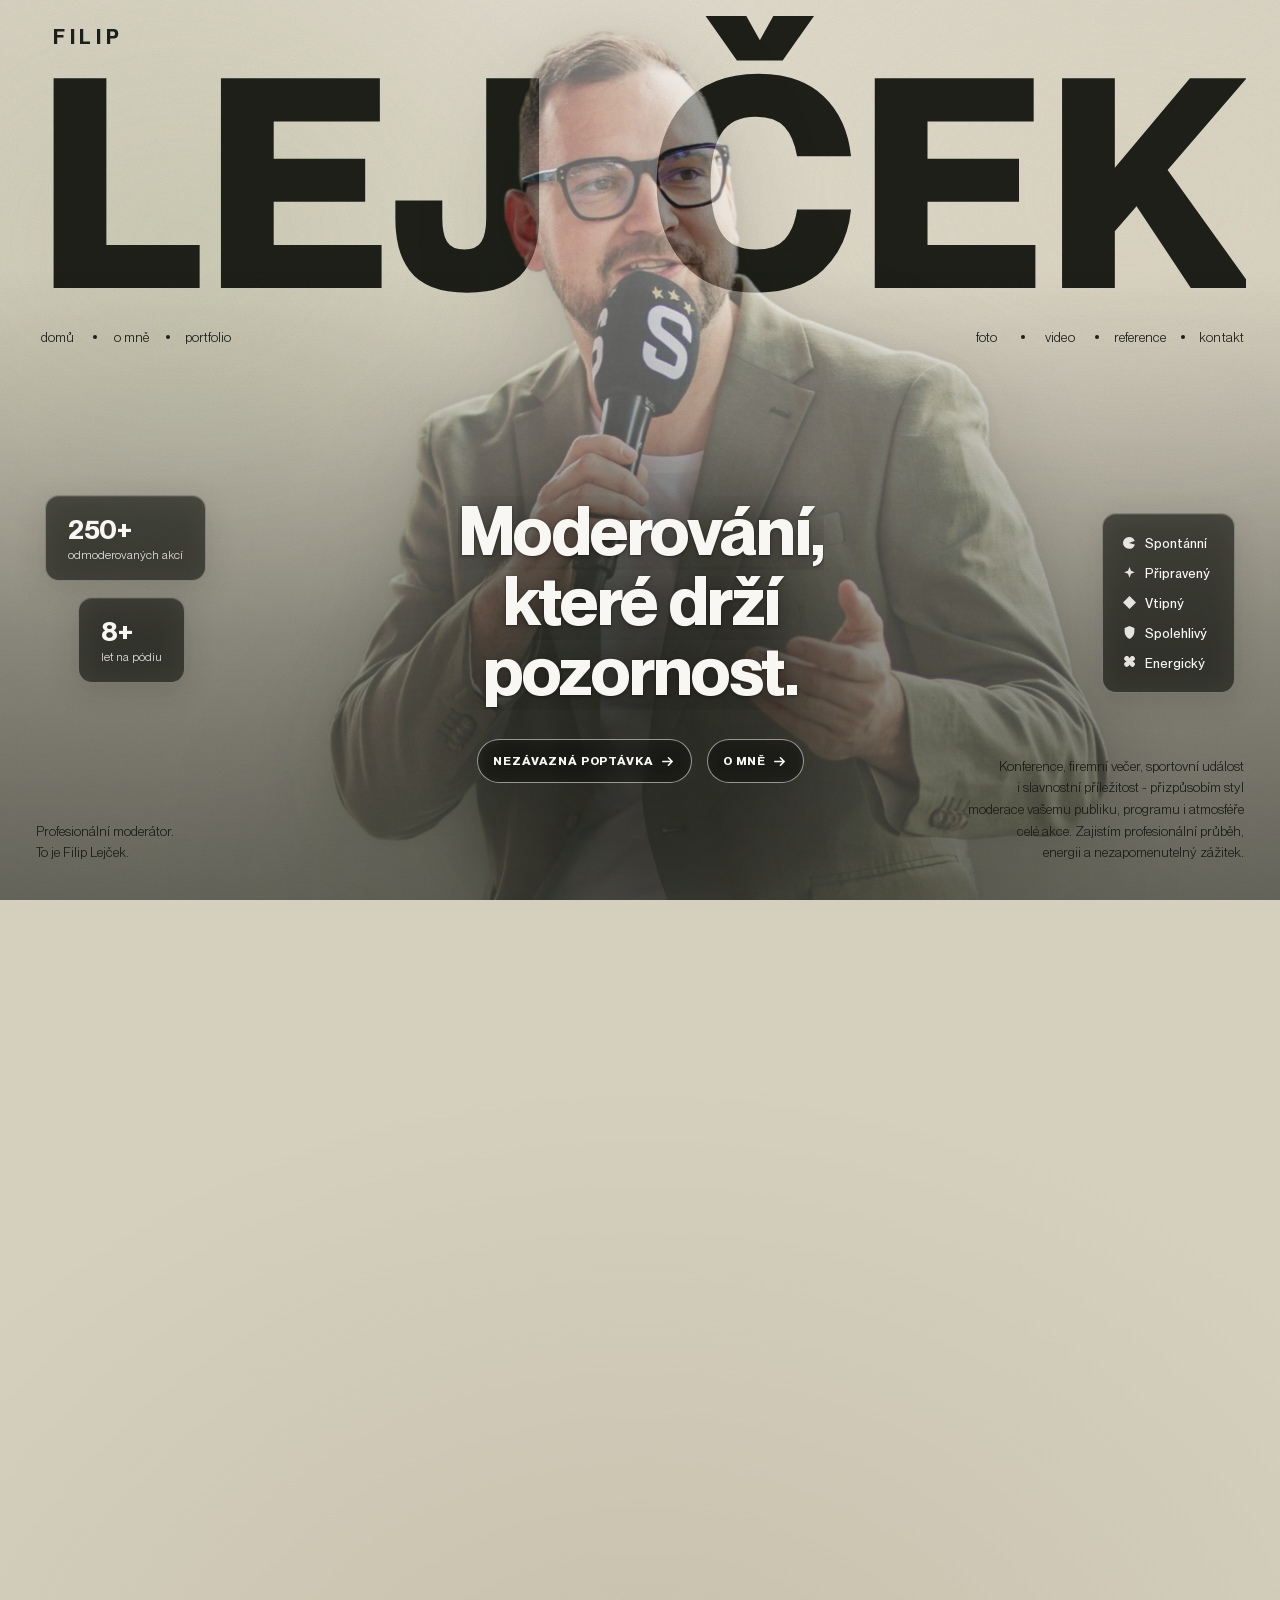
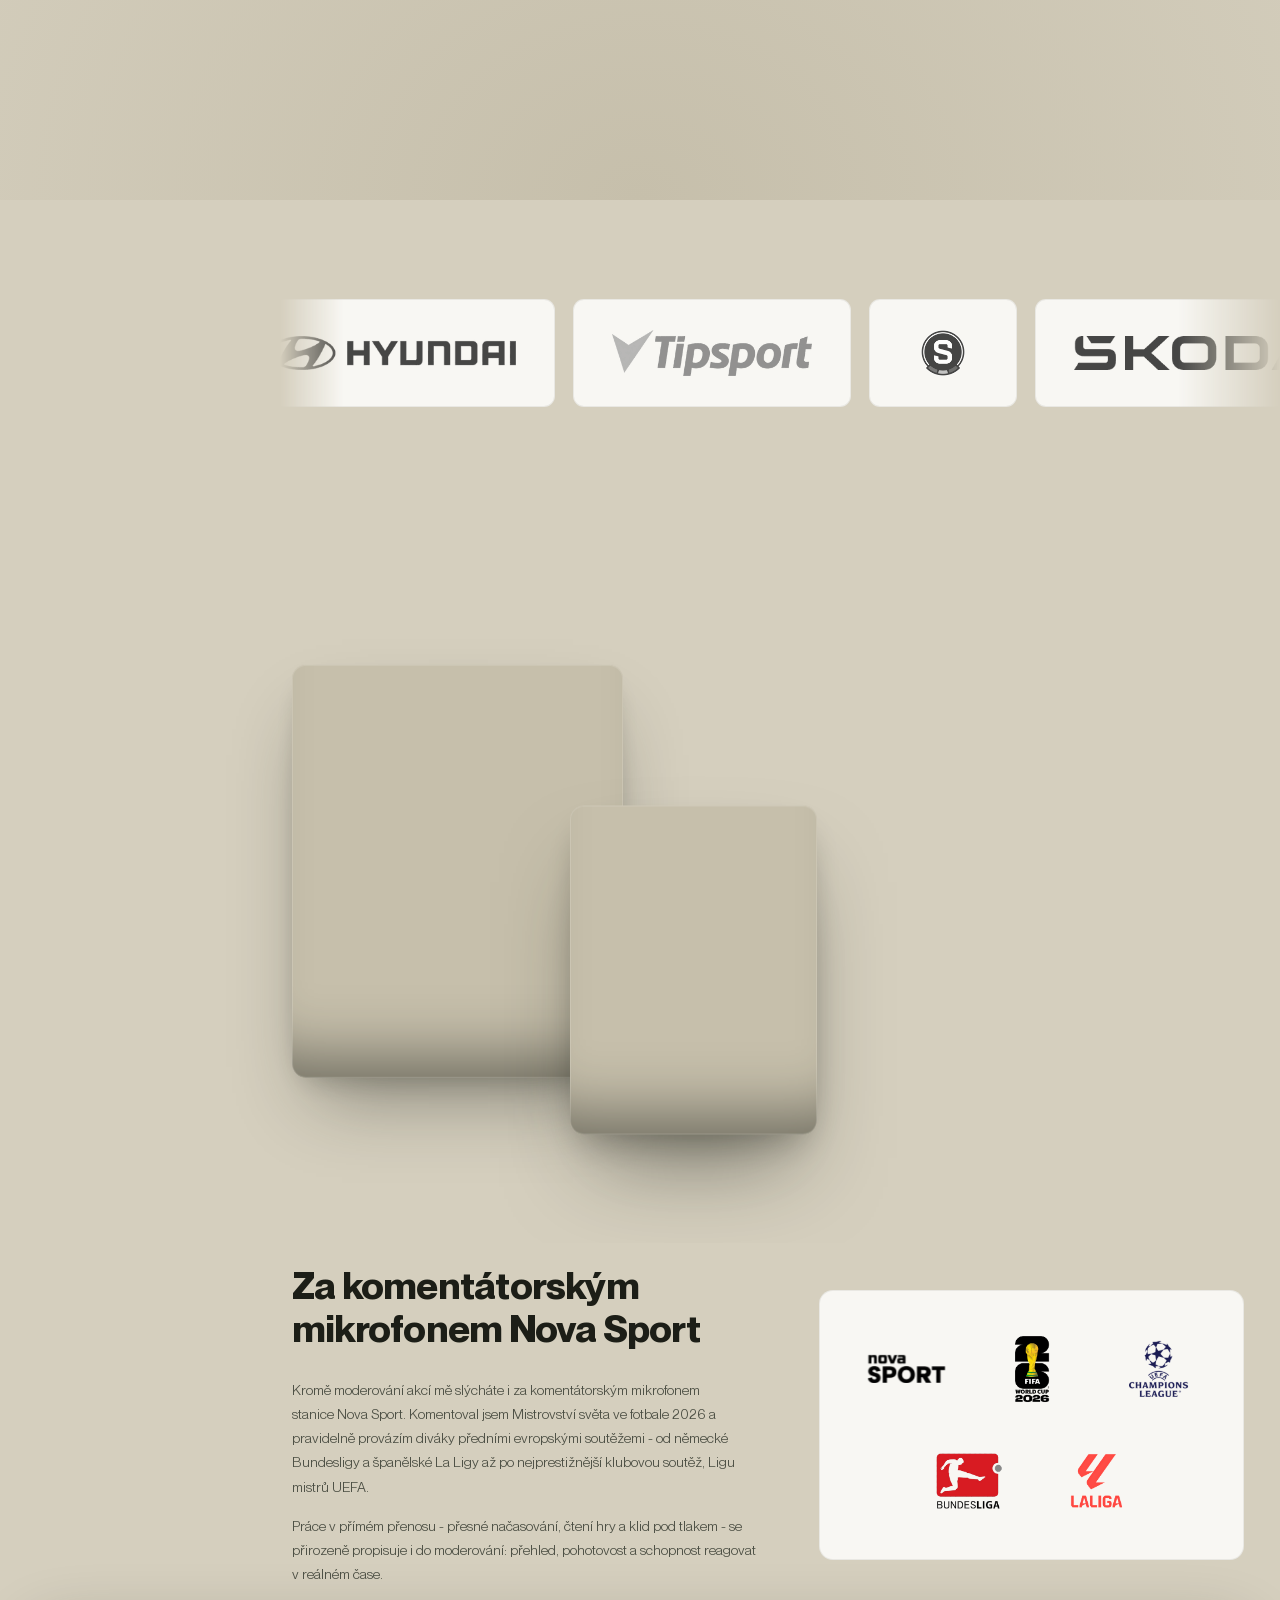
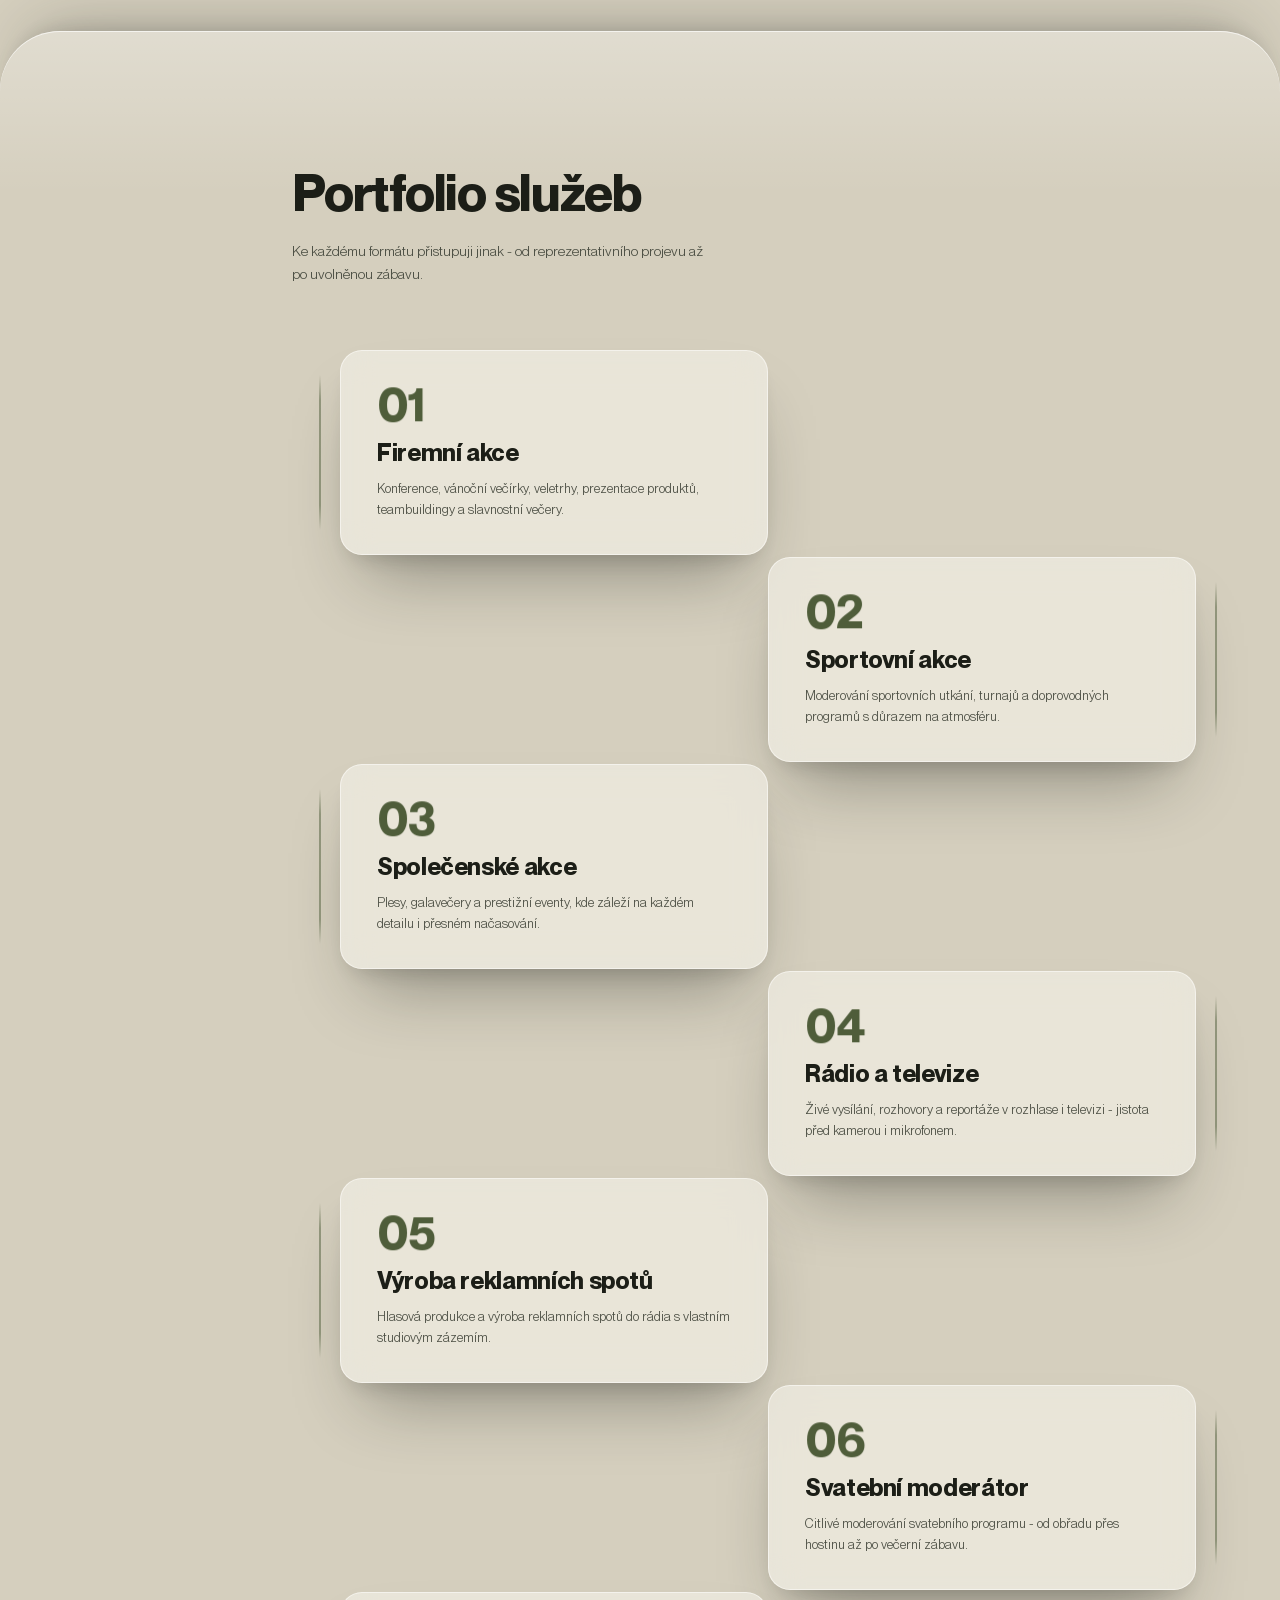
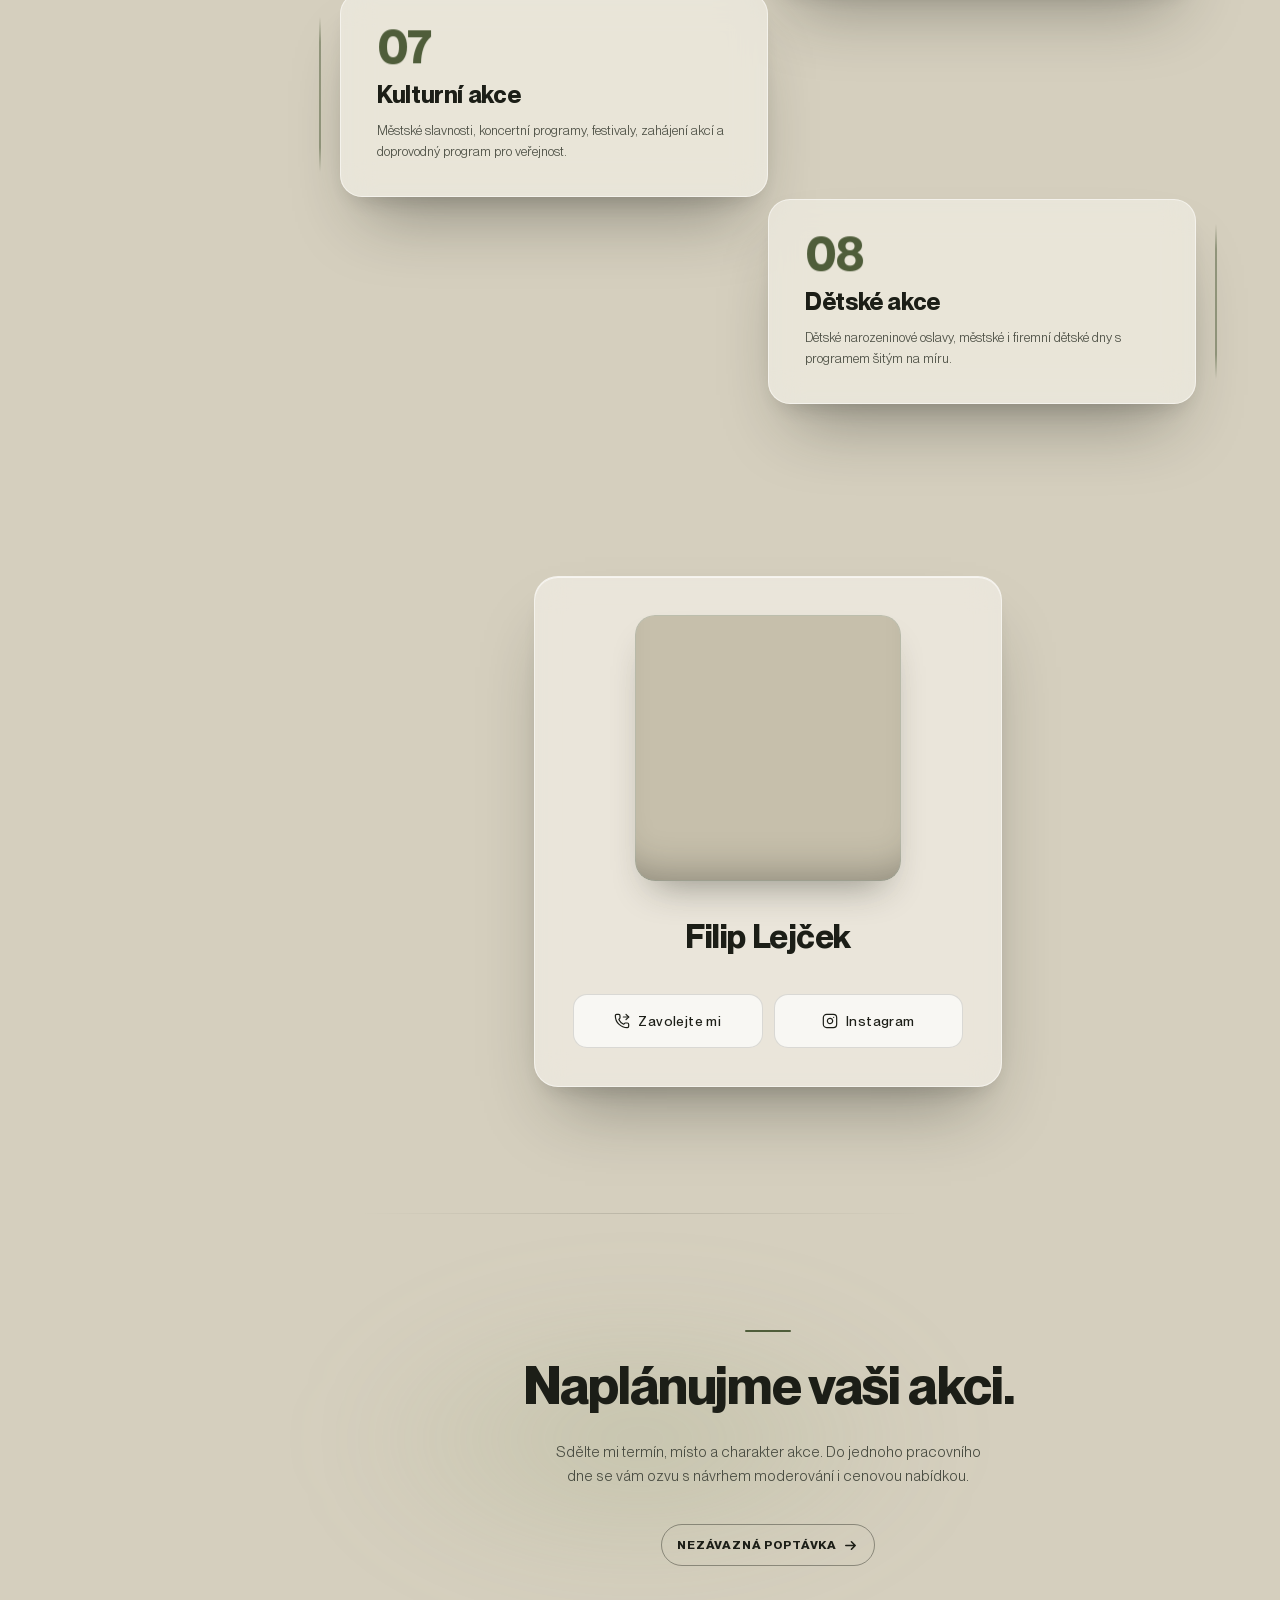
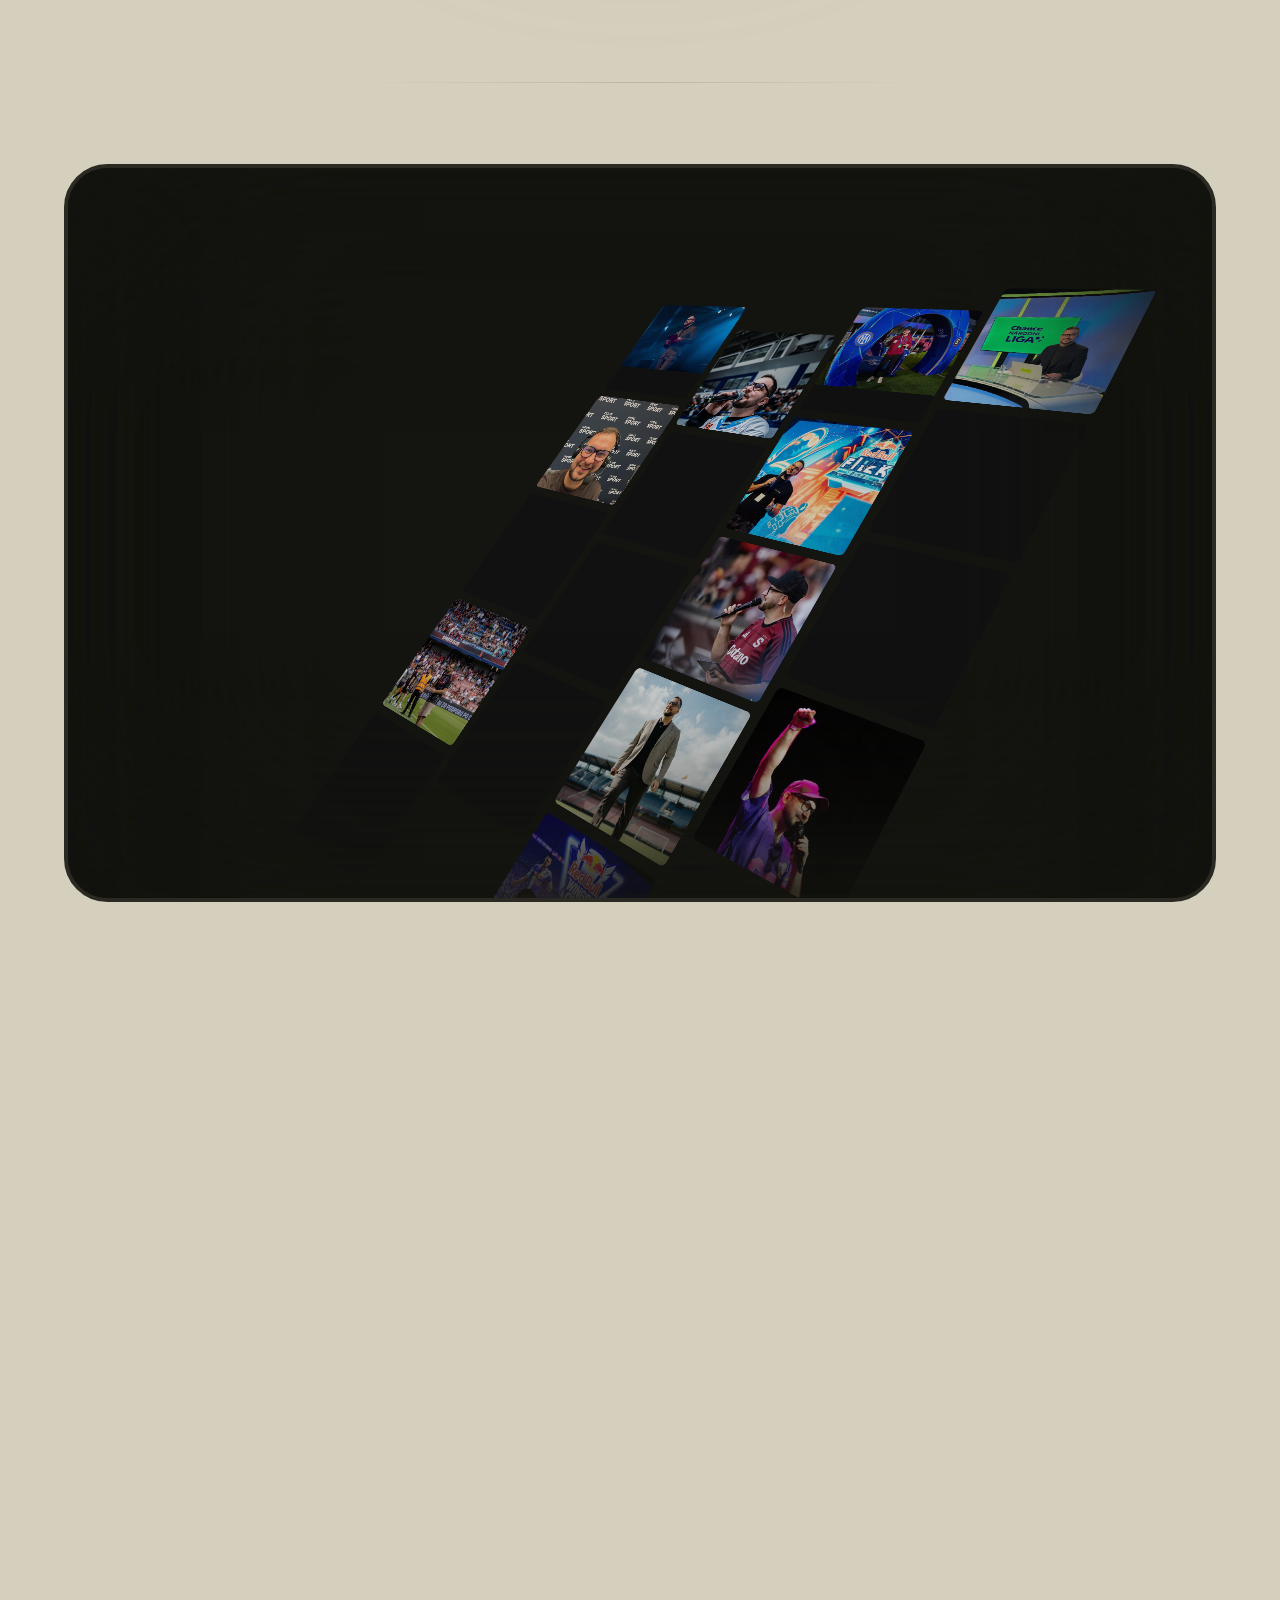
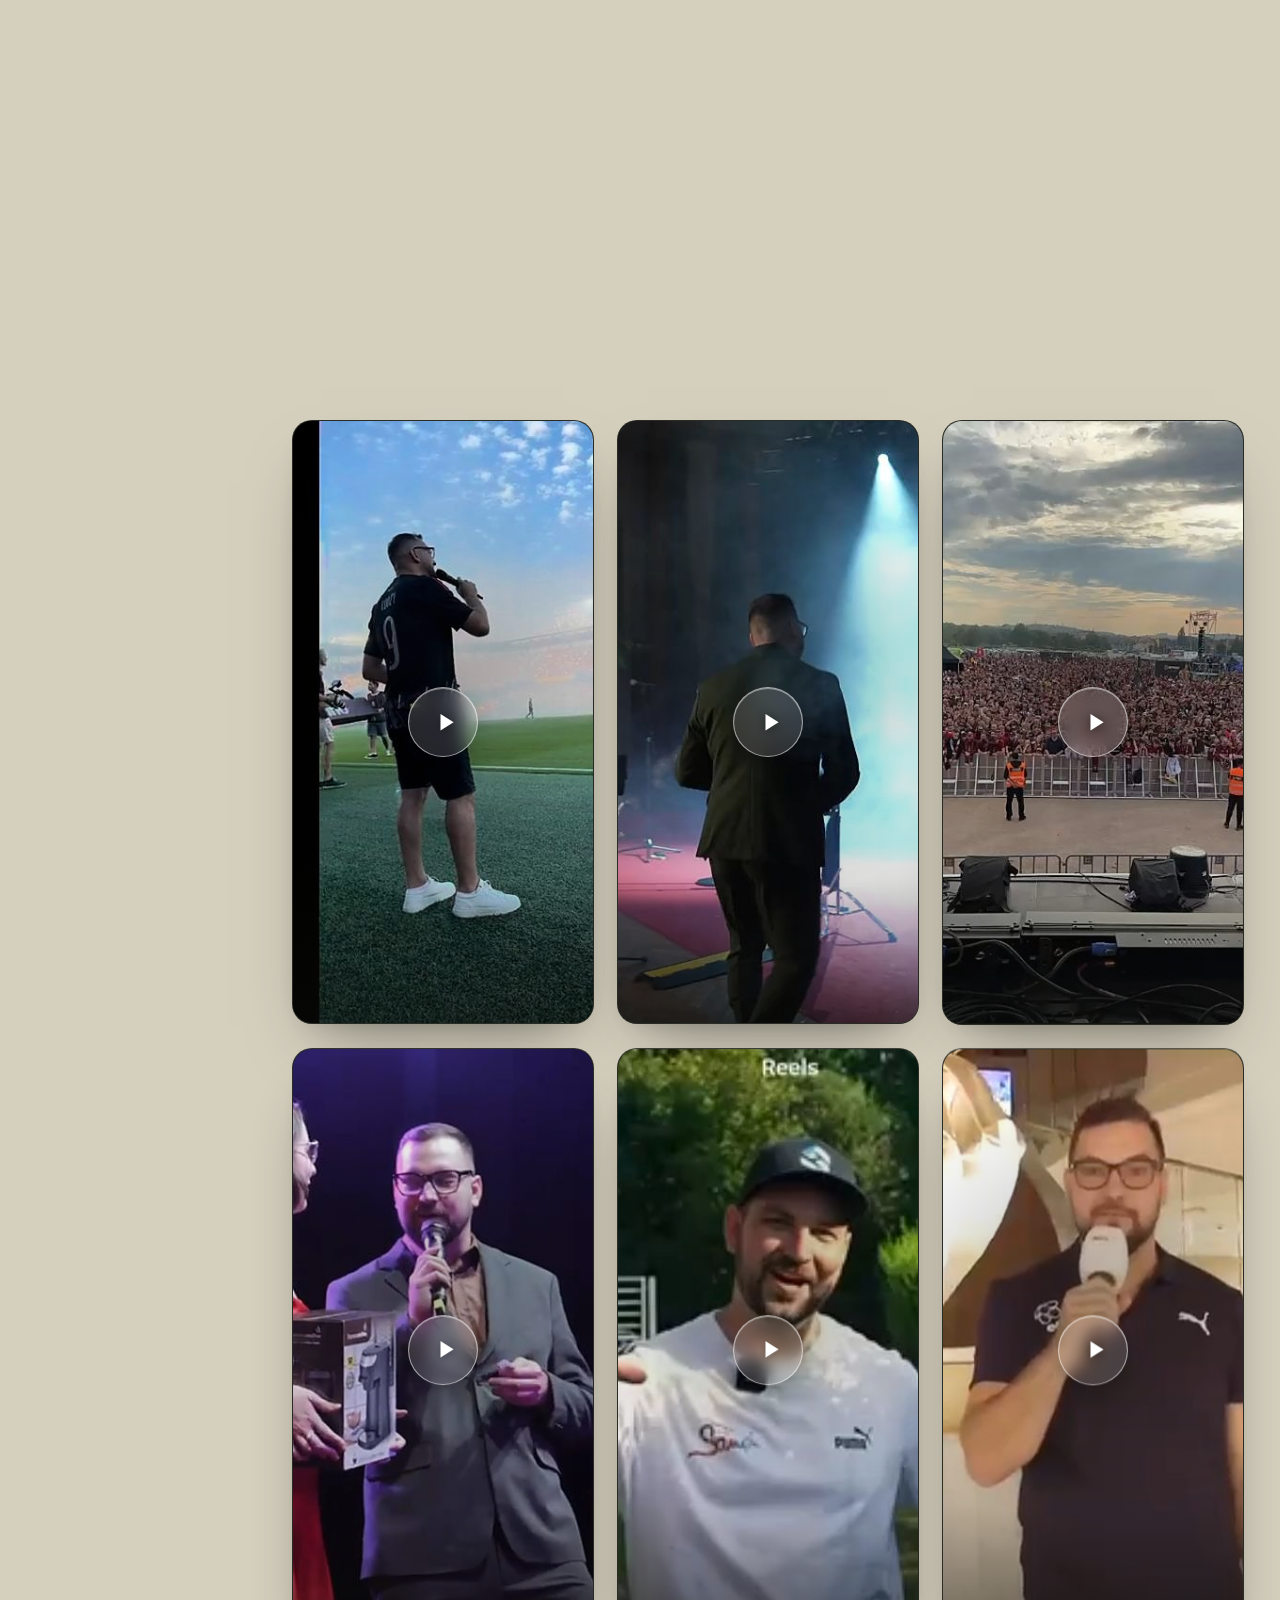
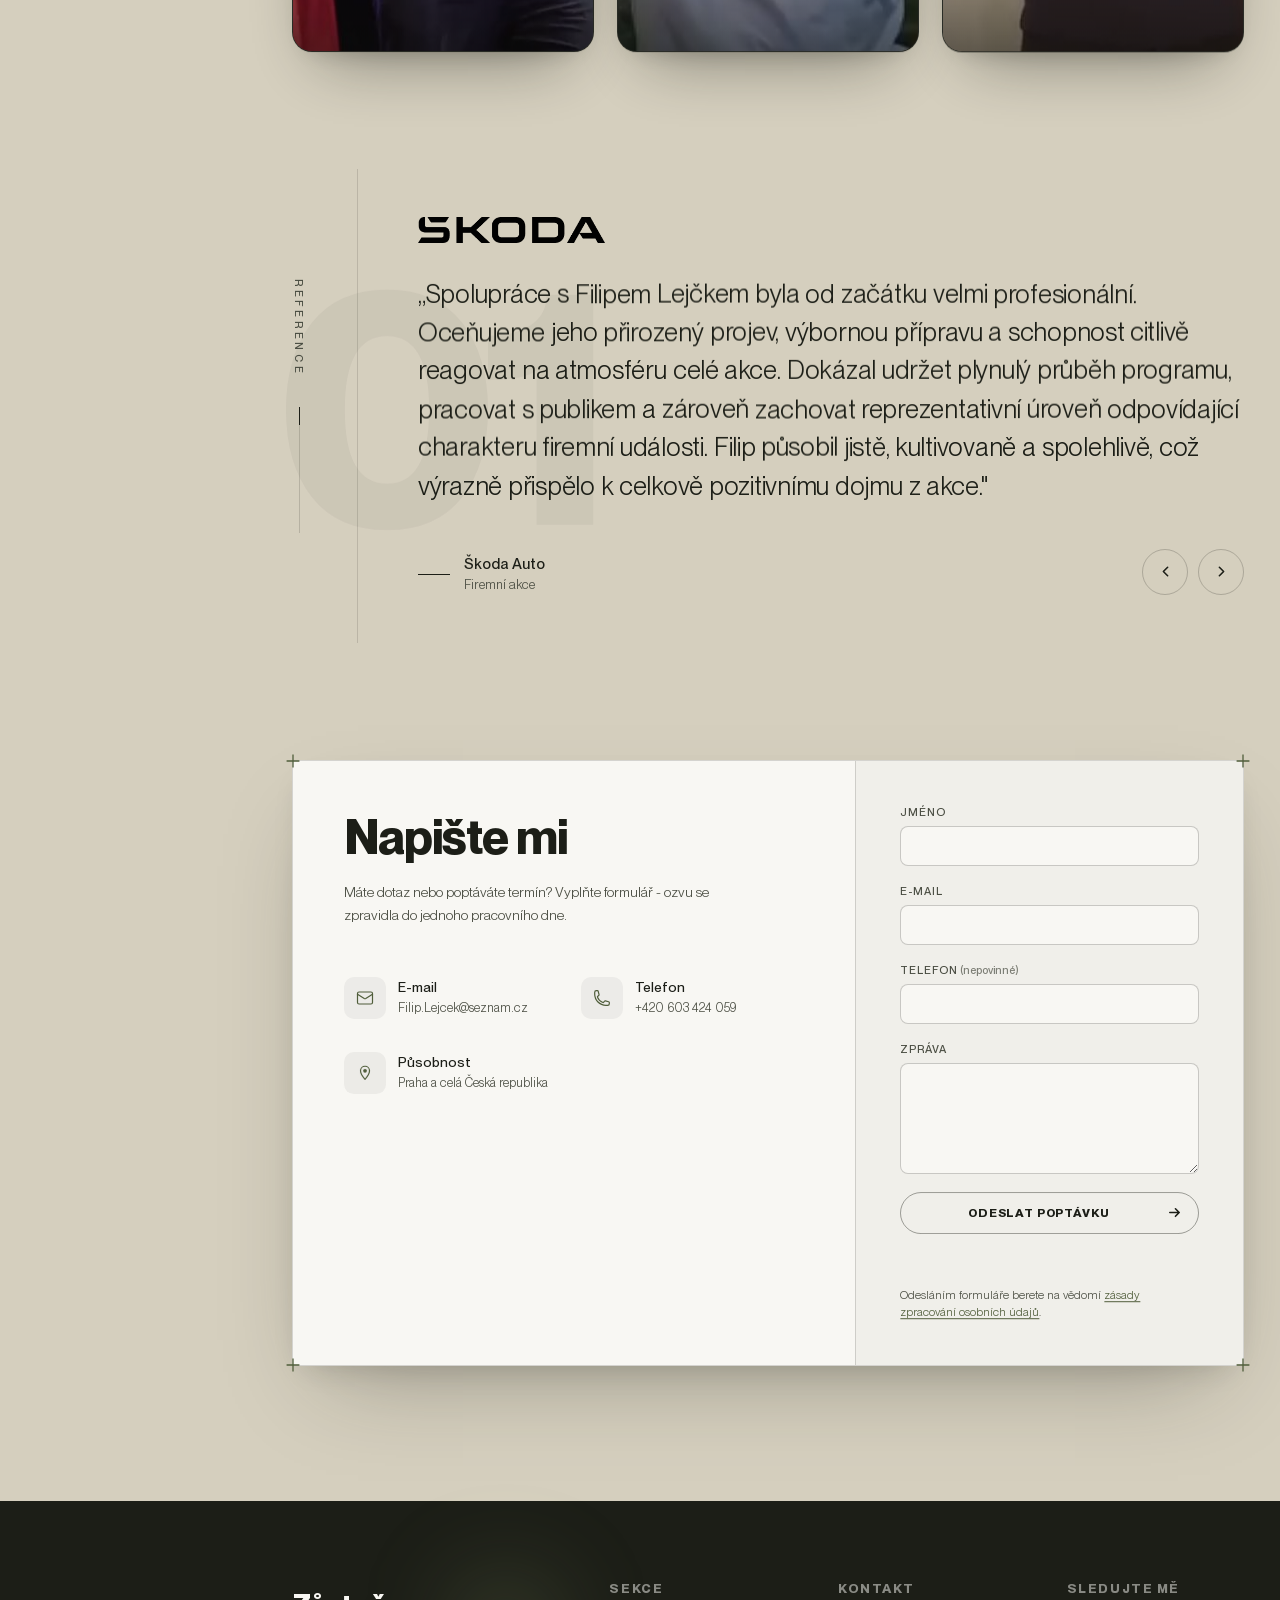
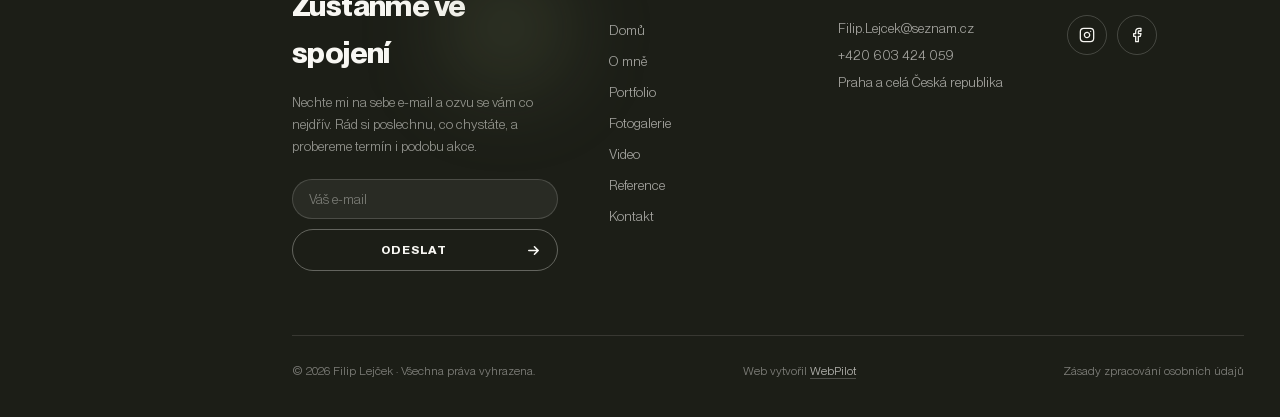
<file: index.html>
<!doctype html>
<html lang="cs">
<head>
<meta charset="utf-8">
<script>document.documentElement.classList.add("js");</script>
<meta name="viewport" content="width=device-width, initial-scale=1, viewport-fit=cover">
<title>Filip Lejček - profesionální moderátor</title>
<meta name="description" content="Profesionální moderátor Filip Lejček. Konference, firemní akce, galavečery a sportovní eventy. Přesná příprava, jistota na pódiu, schopnost reagovat na cokoliv.">
<meta name="author" content="Filip Lejček">
<meta name="robots" content="index, follow">
<meta name="theme-color" content="#D5CFBE">
<link rel="canonical" href="https://filiplejcek.cz/">
<link rel="icon" href="favicon.svg" type="image/svg+xml">

<meta property="og:type" content="website">
<meta property="og:site_name" content="Filip Lejček">
<meta property="og:url" content="https://filiplejcek.cz/">
<meta property="og:title" content="Filip Lejček - profesionální moderátor">
<meta property="og:description" content="Moderování, které drží pozornost. Konference, firemní akce, galavečery.">
<meta property="og:image" content="https://filiplejcek.cz/img/og-image.jpg">
<meta property="og:locale" content="cs_CZ">
<meta name="twitter:card" content="summary_large_image">
<meta name="twitter:title" content="Filip Lejček - profesionální moderátor">
<meta name="twitter:description" content="Moderování, které drží pozornost. Konference, firemní akce, galavečery.">
<meta name="twitter:image" content="https://filiplejcek.cz/img/og-image.jpg">

<link rel="preload" as="image" href="img/filip-lejcek.webp?v=4" type="image/webp" media="(min-width:981px)" fetchpriority="high">
<link rel="preload" as="image" href="img/filip-lejcek-mobil.webp?v=4" type="image/webp" media="(max-width:980px)" fetchpriority="high">
<link rel="preload" as="font" type="font/woff2" href="fonts/pp-neue-montreal-bold.woff2" crossorigin>
<link rel="preload" as="font" type="font/woff2" href="fonts/pp-neue-montreal-book.woff2" crossorigin>
<link rel="preload" as="font" type="font/woff2" href="fonts/pp-neue-montreal-medium.woff2" crossorigin>
<link rel="stylesheet" href="css/style.css?v=163">

<script type="application/ld+json">
{
  "@context": "https://schema.org",
  "@type": "Person",
  "name": "Filip Lejček",
  "jobTitle": "Moderátor",
  "description": "Profesionální moderátor konferencí, firemních akcí, galavečerů a sportovních eventů.",
  "url": "https://filiplejcek.cz/",
  "image": "https://filiplejcek.cz/img/og-image.jpg",
  "knowsLanguage": "cs",
  "areaServed": "Česká republika",
  "address": {
    "@type": "PostalAddress",
    "addressLocality": "Praha",
    "addressCountry": "CZ"
  },
  "sameAs": [
    "https://www.instagram.com/filipkoozy/",
    "https://www.facebook.com/filip.lejcek/"
  ]
}
</script>
</head>
<body>

<a class="skip-link" href="#hlavni-obsah">Přeskočit na hlavní obsah</a>

<!-- ══════════════════════ LEVÁ LIŠTA (po hero) ══════════════════════ -->
<aside class="rail" id="rail" aria-label="Navigace webu">
  <div class="rail__inner">

    <div class="rail__card rail__id">
      <div class="rail__id-top">
        <a class="rail__mark" href="#hero" aria-label="Filip Lejček - nahoru">FILIP LEJČEK</a>
        <div class="rail__social">
          <a href="https://www.instagram.com/filipkoozy/" aria-label="Instagram" target="_blank" rel="noopener">
            <svg viewBox="0 0 16 16" fill="none" stroke="currentColor" stroke-width="1.3" aria-hidden="true"><rect x="2.4" y="2.4" width="11.2" height="11.2" rx="3.4"/><circle cx="8" cy="8" r="2.8"/><circle cx="11.3" cy="4.7" r=".6" fill="currentColor" stroke="none"/></svg>
          </a>
          <a href="https://www.facebook.com/filip.lejcek/" aria-label="Facebook" target="_blank" rel="noopener">
            <svg viewBox="0 0 16 16" fill="currentColor" aria-hidden="true"><path d="M9.2 14V8.8h1.8l.3-2.1H9.2V5.3c0-.6.2-1 1.1-1h1.1V2.4C12.1 2.4 11.4 2.3 10.6 2.3 8.9 2.3 7.8 3.3 7.8 5.1v1.6H6v2.1h1.8V14z"/></svg>
          </a>
        </div>
      </div>
      <span class="rail__role">profesionální moderátor</span>
      <p class="rail__bio">Moderování firemních akcí, galavečerů, svateb a sportovních přenosů - příprava do detailu a jistota za mikrofonem.</p>
    </div>

    <div class="rail__card rail__stats">
      <div class="rail__stat"><strong>250+</strong><span>odmoderovaných akcí</span></div>
      <div class="rail__stat"><strong>8+</strong><span>let za mikrofonem</span></div>
    </div>

    <nav class="rail__card rail__nav" aria-label="Sekce">
      <a href="#hero"><span class="rail__nav-ico"><svg viewBox="0 0 24 24" fill="none" stroke="currentColor" stroke-width="2.1" stroke-linecap="round" stroke-linejoin="round" aria-hidden="true"><path class="hm-roof" pathLength="1" d="M2 10 12 2l10 8"/><path class="hm-walls" pathLength="1" d="M5 21V8M19 21V8"/><path class="hm-floor" pathLength="1" d="M5 21h14"/><path class="hm-door" pathLength="1" d="M9 21v-8h6v8"/></svg></span><span>domů</span></a>
      <a href="#o-mne"><span class="rail__nav-ico"><svg viewBox="0 0 24 24" fill="none" stroke="currentColor" stroke-width="2.1" stroke-linecap="round" stroke-linejoin="round" aria-hidden="true"><path class="pe-head" pathLength="1" d="M12 5c1.66 0 3 1.34 3 3c0 1.66 -1.34 3 -3 3c-1.66 0 -3 -1.34 -3 -3c0 -1.66 1.34 -3 3 -3Z"/><path class="pe-body" pathLength="1" d="M12 14c4 0 7 2 7 3v2h-14v-2c0 -1 3 -3 7 -3Z"/></svg></span><span>o mně</span></a>
      <a href="#portfolio"><span class="rail__nav-ico"><svg viewBox="0 0 24 24" fill="none" stroke="currentColor" stroke-width="2.1" stroke-linecap="round" stroke-linejoin="round" aria-hidden="true"><rect class="ll-box" x="3" y="3" width="7" height="7" rx="1"/><rect class="ll-box" x="3" y="14" width="7" height="7" rx="1"/><path class="ll-line" d="M14 4h7"/><path class="ll-line" d="M14 9h7"/><path class="ll-line" d="M14 15h7"/><path class="ll-line" d="M14 20h7"/></svg></span><span>portfolio</span></a>
      <a href="#foto"><span class="rail__nav-ico"><svg viewBox="0 0 24 24" fill="none" stroke="currentColor" stroke-width="2.1" stroke-linecap="round" stroke-linejoin="round" aria-hidden="true"><path d="M13.997 4a2 2 0 0 1 1.76 1.05l.486.9A2 2 0 0 0 18.003 7H20a2 2 0 0 1 2 2v9a2 2 0 0 1-2 2H4a2 2 0 0 1-2-2V9a2 2 0 0 1 2-2h1.997a2 2 0 0 0 1.759-1.048l.489-.904A2 2 0 0 1 10.004 4z"/><circle class="cam-lens" cx="12" cy="13" r="3"/></svg></span><span>foto</span></a>
      <a href="#video"><span class="rail__nav-ico"><svg viewBox="0 0 24 24" fill="none" stroke="currentColor" stroke-width="2.1" stroke-linecap="round" stroke-linejoin="round" aria-hidden="true"><g class="vid-cam"><path d="m16 13 5.223 3.482a.5.5 0 0 0 .777-.416V7.87a.5.5 0 0 0-.752-.432L16 10.5"/><rect x="2" y="6" width="14" height="12" rx="2"/></g></svg></span><span>video</span></a>
      <a href="#reference"><span class="rail__nav-ico"><svg viewBox="0 0 24 24" fill="none" stroke="currentColor" stroke-width="2.1" stroke-linecap="round" stroke-linejoin="round" aria-hidden="true"><path class="mh-bubble" d="M2.992 16.342a2 2 0 0 1 .094 1.167l-1.065 3.29a1 1 0 0 0 1.236 1.168l3.413-.998a2 2 0 0 1 1.099.092 10 10 0 1 0-4.777-4.719"/><path class="mh-heart" d="M7.828 13.07A3 3 0 0 1 12 8.764a3 3 0 0 1 5.004 2.224 3 3 0 0 1-.832 2.083l-3.447 3.62a1 1 0 0 1-1.45-.001z"/></svg></span><span>reference</span></a>
      <a href="#kontakt"><span class="rail__nav-ico"><svg viewBox="0 0 24 24" fill="none" stroke="currentColor" stroke-width="2.1" stroke-linecap="round" stroke-linejoin="round" aria-hidden="true"><path d="M21 15a2 2 0 0 1-2 2H7l-4 4V5a2 2 0 0 1 2-2h14a2 2 0 0 1 2 2z"/><path class="msm-dot" d="M8 10h.01"/><path class="msm-dot" d="M12 10h.01"/><path class="msm-dot" d="M16 10h.01"/></svg></span><span>kontakt</span></a>
    </nav>

    <!-- Mini pás log (jako .nav-comapny-wrap na heynesh.com) -->
    <div class="rail__logos" aria-hidden="true">
      <div class="rail__logos-track">
       <div class="rail__logos-row">
        <div class="rail__logos-group">
          <img src="img/logos/hitradio.png" width="360" height="126"      alt="" loading="lazy" decoding="async">
          <img src="img/logos/hyundai.png" width="360" height="50"       alt="" loading="lazy" decoding="async">
          <img src="img/logos/tipsport.png" width="360" height="83"      alt="" loading="lazy" decoding="async">
          <img src="img/logos/ac-sparta.png" width="344" height="360"     alt="" loading="lazy" decoding="async">
          <img src="img/logos/skoda.png" width="360" height="50"         alt="" loading="lazy" decoding="async">
          <img src="img/logos/rytiri-kladno.png" width="256" height="360" alt="" loading="lazy" decoding="async">
          <img src="img/logos/red-bull.png" width="339" height="247"      alt="" loading="lazy" decoding="async">
          <img src="img/logos/livesport.png" width="360" height="45"     alt="" loading="lazy" decoding="async">
          <img src="img/logos/hc-sparta.svg" width="200" height="200"     alt="" loading="lazy" decoding="async">
          <img src="img/logos/sport-cz.png" width="360" height="59"      alt="" loading="lazy" decoding="async">
          <img src="img/logos/nova-sport.png" width="360" height="131"    alt="" loading="lazy" decoding="async">
          <img src="img/logos/playzone.png" width="480" height="242"     alt="" loading="lazy" decoding="async">
        </div>
        <div class="rail__logos-group">
          <img src="img/logos/hitradio.png" width="360" height="126"      alt="" loading="lazy" decoding="async">
          <img src="img/logos/hyundai.png" width="360" height="50"       alt="" loading="lazy" decoding="async">
          <img src="img/logos/tipsport.png" width="360" height="83"      alt="" loading="lazy" decoding="async">
          <img src="img/logos/ac-sparta.png" width="344" height="360"     alt="" loading="lazy" decoding="async">
          <img src="img/logos/skoda.png" width="360" height="50"         alt="" loading="lazy" decoding="async">
          <img src="img/logos/rytiri-kladno.png" width="256" height="360" alt="" loading="lazy" decoding="async">
          <img src="img/logos/red-bull.png" width="339" height="247"      alt="" loading="lazy" decoding="async">
          <img src="img/logos/livesport.png" width="360" height="45"     alt="" loading="lazy" decoding="async">
          <img src="img/logos/hc-sparta.svg" width="200" height="200"     alt="" loading="lazy" decoding="async">
          <img src="img/logos/sport-cz.png" width="360" height="59"      alt="" loading="lazy" decoding="async">
          <img src="img/logos/nova-sport.png" width="360" height="131"    alt="" loading="lazy" decoding="async">
          <img src="img/logos/playzone.png" width="480" height="242"     alt="" loading="lazy" decoding="async">
        </div>
       </div>
      </div>
    </div>

    <!-- rychlý kontakt - klik zkopíruje e-mail do schránky -->
    <button type="button" class="rail__email" aria-label="Zkopírovat e-mail do schránky">
      <span class="rail__email-addr">Filip.Lejcek@seznam.cz</span>
      <svg class="rail__email-copy" viewBox="0 0 14 14" fill="none" stroke="currentColor" stroke-width="1.3" stroke-linecap="round" stroke-linejoin="round" aria-hidden="true"><rect x="4.6" y="4.6" width="7.9" height="7.9" rx="1.4"/><path d="M9.4 1.5H2.6a1 1 0 0 0-1 1v6.8"/></svg>
      <span class="rail__email-tip" aria-hidden="true">
        <svg class="rail__email-check" viewBox="0 0 14 14" fill="none" stroke="currentColor" stroke-width="1.7" stroke-linecap="round" stroke-linejoin="round"><path d="m2.5 7.4 3 3 6-7"/></svg>
        <span>Kopírovat e-mail</span>
      </span>
    </button>

    <a class="rail__cta" href="#kontakt">Nezávazná poptávka</a>

  </div>
</aside>

<main id="hlavni-obsah">

<!-- ══════════════════════ HERO ══════════════════════ -->
<section class="hero" id="hero">
  <div class="hero__sticky">

    <!-- Vrstva 1 - atmosféra -->
    <div class="hero__aurora" aria-hidden="true"></div>

    <!-- Vrstva 2 - fotografie moderátora (výřez bez pozadí) -->
    <div class="hero__photo-layer" aria-hidden="true">
      <picture>
        <!-- výřez bez pozadí, po pas; menší soubor pro telefony -->
        <source media="(max-width:980px)" srcset="img/filip-lejcek-mobil.webp?v=4"
                type="image/webp" width="788" height="950">
        <source media="(max-width:980px)" srcset="img/filip-lejcek-mobil.png?v=4"
                type="image/png" width="788" height="950">
        <source srcset="img/filip-lejcek.webp?v=4" type="image/webp" width="1244" height="1500">
        <img class="hero__photo" src="img/filip-lejcek.png?v=4"
             width="1244" height="1500"
             alt="" fetchpriority="high" decoding="async">
      </picture>
    </div>

    <!-- Vrstva 3 - zrno -->
    <div class="hero__grain" aria-hidden="true"></div>

    <!-- Vrstva 4 - obsah -->
    <div class="hero__top">
      <!-- Horní lišta (jen mobil) -->
      <div class="hero__bar">
        <a class="hero__bar-brand" href="#hero">Filip Lejček</a>
        <a class="hero__bar-cta" href="#kontakt">Poptávka</a>
        <button class="hero__bar-menu" type="button" aria-label="Otevřít menu" aria-expanded="false" aria-controls="mnav">
          <svg viewBox="0 0 20 20" fill="currentColor" aria-hidden="true"><rect x="2" y="2" width="7" height="7" rx="1.8"/><rect x="11" y="2" width="7" height="7" rx="1.8"/><rect x="2" y="11" width="7" height="7" rx="1.8"/><rect x="11" y="11" width="7" height="7" rx="1.8"/></svg>
        </button>
      </div>

      <div class="hero__brand">
        <p class="hero__brand-pre" aria-hidden="true"><span class="hero__brand-pre__i">Filip</span></p>
        <h1 class="wordmark" id="wordmark">
          <span class="wordmark__inner" aria-hidden="true"><span class="wordmark__l">L</span><span class="wordmark__l">E</span><span class="wordmark__l">J</span><span class="wordmark__l">Č</span><span class="wordmark__l">E</span><span class="wordmark__l">K</span></span>
          <span class="u-sr">Filip Lejček - profesionální moderátor</span>
        </h1>
      </div>

      <nav class="hero__nav" aria-label="Navigace hero sekce">
        <ul class="navgroup navgroup--left">
          <li><a href="#hero">domů</a></li>
          <li class="navsep" aria-hidden="true"></li>
          <li><a href="#o-mne">o mně</a></li>
          <li class="navsep" aria-hidden="true"></li>
          <li><a href="#portfolio">portfolio</a></li>
        </ul>
        <ul class="navgroup navgroup--right">
          <li><a href="#foto">foto</a></li>
          <li class="navsep" aria-hidden="true"></li>
          <li><a href="#video">video</a></li>
          <li class="navsep" aria-hidden="true"></li>
          <li><a href="#reference">reference</a></li>
          <li class="navsep" aria-hidden="true"></li>
          <li><a href="#kontakt">kontakt</a></li>
        </ul>
      </nav>
    </div>

    <!-- Headline + CTA -->
    <div class="hero__center">
      <p class="hero__headline">
        <span class="ln"><span class="ln__i">Moderování,</span></span>
        <span class="ln"><span class="ln__i">které drží</span></span>
        <span class="ln"><span class="ln__i">pozornost.</span></span>
      </p>
      <div class="hero__cta">
        <a class="flow-btn" href="#kontakt">
          <svg class="flow-btn__arr flow-btn__arr--l" viewBox="0 0 16 16" fill="none" stroke="currentColor" stroke-width="1.7" stroke-linecap="round" stroke-linejoin="round" aria-hidden="true"><path d="M3 8h10M9 4l4 4-4 4"/></svg>
          <span class="flow-btn__txt">Nezávazná poptávka</span>
          <span class="flow-btn__circle" aria-hidden="true"></span>
          <svg class="flow-btn__arr flow-btn__arr--r" viewBox="0 0 16 16" fill="none" stroke="currentColor" stroke-width="1.7" stroke-linecap="round" stroke-linejoin="round" aria-hidden="true"><path d="M3 8h10M9 4l4 4-4 4"/></svg>
        </a>
        <a class="flow-btn" href="#o-mne">
          <svg class="flow-btn__arr flow-btn__arr--l" viewBox="0 0 16 16" fill="none" stroke="currentColor" stroke-width="1.7" stroke-linecap="round" stroke-linejoin="round" aria-hidden="true"><path d="M3 8h10M9 4l4 4-4 4"/></svg>
          <span class="flow-btn__txt">O mně</span>
          <span class="flow-btn__circle" aria-hidden="true"></span>
          <svg class="flow-btn__arr flow-btn__arr--r" viewBox="0 0 16 16" fill="none" stroke="currentColor" stroke-width="1.7" stroke-linecap="round" stroke-linejoin="round" aria-hidden="true"><path d="M3 8h10M9 4l4 4-4 4"/></svg>
        </a>
      </div>
    </div>

    <!-- Spodní texty -->
    <div class="hero__bottom">
      <p class="hero__kicker"><span class="ln"><span class="ln__i">Profesionální moderátor.</span></span><span class="ln"><span class="ln__i">To je Filip Lejček.</span></span></p>
      <p class="hero__lede"><span class="ln"><span class="ln__i">Konference, firemní večer, sportovní událost</span></span><span class="ln"><span class="ln__i">i slavnostní příležitost - přizpůsobím styl</span></span><span class="ln"><span class="ln__i">moderace vašemu publiku, programu i atmosféře</span></span><span class="ln"><span class="ln__i">celé akce. Zajistím profesionální průběh,</span></span><span class="ln"><span class="ln__i">energii a nezapomenutelný zážitek.</span></span></p>
    </div>

    <!-- Plovoucí karty -->
    <div class="hero__cards">

      <div class="cards-left">
        <article class="card card--wide" data-card>
          <p class="card__txt"><strong>250+</strong><span>odmoderovaných akcí</span></p>
        </article>

        <article class="card card--tall" data-card>
          <p class="card__txt"><strong>8+</strong><span>let na pódiu</span></p>
        </article>
      </div>

      <article class="card card--traits" data-card>
        <ul>
          <li><svg viewBox="0 0 20 20" fill="currentColor" aria-hidden="true"><path d="M18.2 11.4A9.2 9.2 0 0 1 9.2 18.2 9.1 9.1 0 0 1 0 9.06 9.2 9.2 0 0 1 9.2 0a9.2 9.2 0 0 1 8.8 6.18c-3.2.96-8.8 2.88-8.8 2.88l9 2.34Z"/></svg><span>Spontánní</span></li>
          <li><svg viewBox="0 0 20 20" fill="currentColor" aria-hidden="true"><path d="M10 0l2.3 5.9L18 8.2l-5.7 2.3L10 16.4l-2.3-5.9L2 8.2l5.7-2.3L10 0Z"/></svg><span>Připravený</span></li>
          <li><svg viewBox="0 0 20 20" fill="currentColor" aria-hidden="true"><path d="M10 0l10 10-10 10L0 10 10 0Z"/></svg><span>Vtipný</span></li>
          <li><svg viewBox="0 0 20 20" fill="currentColor" aria-hidden="true"><path d="M10 0l7.5 3.1v5.6c0 4.6-3.1 8.6-7.5 11.3C5.6 17.3 2.5 13.3 2.5 8.7V3.1L10 0Z"/></svg><span>Spolehlivý</span></li>
          <li><svg viewBox="0 0 20 20" fill="currentColor" aria-hidden="true"><path d="M16.9 9.6a4.5 4.5 0 0 0-2.5-1.3 4.5 4.5 0 0 0 2.5-1.3 3.9 3.9 0 1 0-5.5-5.5A4.5 4.5 0 0 0 10.1 4 4.5 4.5 0 0 0 8.8 1.5a3.9 3.9 0 1 0-5.5 5.5A4.5 4.5 0 0 0 5.8 8.3 4.5 4.5 0 0 0 3.3 9.6a3.9 3.9 0 1 0 5.5 5.5 4.5 4.5 0 0 0 1.3-2.5 4.5 4.5 0 0 0 1.3 2.5 3.9 3.9 0 1 0 5.5-5.5Z"/></svg><span>Energický</span></li>
        </ul>
      </article>

    </div>

  </div>
</section>

<!-- Mobilní menu (otevírá tlačítko v hero liště) -->
<div class="mnav" id="mnav" hidden>
  <div class="mnav__panel" role="dialog" aria-modal="true" aria-label="Menu">
    <button class="mnav__close" type="button" aria-label="Zavřít menu">
      <svg viewBox="0 0 24 24" fill="none" stroke="currentColor" stroke-width="2" stroke-linecap="round" aria-hidden="true"><path d="M6 6l12 12M18 6 6 18"/></svg>
    </button>
    <nav class="mnav__links" aria-label="Hlavní navigace">
      <a href="#hero">Domů</a>
      <a href="#o-mne">O mně</a>
      <a href="#portfolio">Portfolio</a>
      <a href="#foto">Fotogalerie</a>
      <a href="#video">Video</a>
      <a href="#reference">Reference</a>
      <a href="#kontakt">Kontakt</a>
    </nav>
    <div class="mnav__foot">
      <a href="https://www.instagram.com/filipkoozy/" target="_blank" rel="noopener">Instagram</a>
      <a href="https://www.facebook.com/filip.lejcek/" target="_blank" rel="noopener">Facebook</a>
    </div>
  </div>
</div>

<!-- ══════════════════════ ZNAČKY (nekonečný pás log) ══════════════════════ -->
<section class="brands" aria-label="Značky, se kterými Filip Lejček spolupracoval">

  <div class="brands__marquee" role="img"
       aria-label="Loga značek, se kterými Filip Lejček spolupracoval: Hitrádio FM, Hyundai, Tipsport, AC Sparta Praha, Škoda Auto, Rytíři Kladno, Red Bull, Livesport, HC Sparta Praha, Sport.cz, Nova Sport, PlayZone.">
    <div class="brands__row">

      <div class="brands__group" aria-hidden="true">
        <span class="brand"><img src="img/logos/hitradio.png" width="360" height="126"      alt="Hitrádio FM"      loading="lazy" decoding="async"></span>
        <span class="brand"><img src="img/logos/hyundai.png" width="360" height="50"       alt="Hyundai"          loading="lazy" decoding="async"></span>
        <span class="brand"><img src="img/logos/tipsport.png" width="360" height="83"      alt="Tipsport"         loading="lazy" decoding="async"></span>
        <span class="brand"><img src="img/logos/ac-sparta.png" width="344" height="360"     alt="AC Sparta Praha"  loading="lazy" decoding="async"></span>
        <span class="brand"><img src="img/logos/skoda.png" width="360" height="50"         alt="Škoda Auto"       loading="lazy" decoding="async"></span>
        <span class="brand"><img src="img/logos/rytiri-kladno.png" width="256" height="360" alt="Rytíři Kladno"    loading="lazy" decoding="async"></span>
        <span class="brand"><img src="img/logos/red-bull.png" width="339" height="247"      alt="Red Bull"         loading="lazy" decoding="async"></span>
        <span class="brand"><img src="img/logos/livesport.png" width="360" height="45"     alt="Livesport"        loading="lazy" decoding="async"></span>
        <span class="brand"><img src="img/logos/hc-sparta.svg" width="200" height="200"     alt="HC Sparta Praha"  loading="lazy" decoding="async"></span>
        <span class="brand"><img src="img/logos/sport-cz.png" width="360" height="59"      alt="Sport.cz"         loading="lazy" decoding="async"></span>
        <span class="brand"><img src="img/logos/nova-sport.png" width="360" height="131"    alt="Nova Sport"       loading="lazy" decoding="async"></span>
        <span class="brand"><img src="img/logos/playzone.png" width="480" height="242"     alt="PlayZone"         loading="lazy" decoding="async"></span>
      </div>

      <div class="brands__group" aria-hidden="true">
        <span class="brand"><img src="img/logos/hitradio.png" width="360" height="126"      alt="" loading="lazy" decoding="async"></span>
        <span class="brand"><img src="img/logos/hyundai.png" width="360" height="50"       alt="" loading="lazy" decoding="async"></span>
        <span class="brand"><img src="img/logos/tipsport.png" width="360" height="83"      alt="" loading="lazy" decoding="async"></span>
        <span class="brand"><img src="img/logos/ac-sparta.png" width="344" height="360"     alt="" loading="lazy" decoding="async"></span>
        <span class="brand"><img src="img/logos/skoda.png" width="360" height="50"         alt="" loading="lazy" decoding="async"></span>
        <span class="brand"><img src="img/logos/rytiri-kladno.png" width="256" height="360" alt="" loading="lazy" decoding="async"></span>
        <span class="brand"><img src="img/logos/red-bull.png" width="339" height="247"      alt="" loading="lazy" decoding="async"></span>
        <span class="brand"><img src="img/logos/livesport.png" width="360" height="45"     alt="" loading="lazy" decoding="async"></span>
        <span class="brand"><img src="img/logos/hc-sparta.svg" width="200" height="200"     alt="" loading="lazy" decoding="async"></span>
        <span class="brand"><img src="img/logos/sport-cz.png" width="360" height="59"      alt="" loading="lazy" decoding="async"></span>
        <span class="brand"><img src="img/logos/nova-sport.png" width="360" height="131"    alt="" loading="lazy" decoding="async"></span>
        <span class="brand"><img src="img/logos/playzone.png" width="480" height="242"     alt="" loading="lazy" decoding="async"></span>
      </div>

    </div>
  </div>
</section>

<!-- ══════════════════════ O MNĚ ══════════════════════ -->
<section class="about" id="o-mne">
  <div class="about__inner">

    <div class="about__media">
      <figure class="about__fig about__fig--a">
        <picture>
          <source srcset="img/about-1.webp" type="image/webp">
          <img src="img/about-1.jpg" width="1000" height="1297"
               alt="Filip Lejček s mikrofonem na trávníku stadionu AC Sparta Praha"
               loading="lazy" decoding="async">
        </picture>
      </figure>
      <figure class="about__fig about__fig--b">
        <picture>
          <source srcset="img/about-2.webp" type="image/webp">
          <img src="img/about-2.jpg" width="1000" height="1235"
               alt="Filip Lejček ve vysílacím studiu Hitrádia"
               loading="lazy" decoding="async">
        </picture>
      </figure>
    </div>

    <div class="about__body">
      <h2 class="about__title"><span class="about__title-i">Moderování, které dává vašemu eventu energii i&nbsp;řád</span></h2>

      <div class="about__text">
        <p>Jmenuji se Filip Lejček a moderování pro mě není jen práce - je to poslání. Už více než osm let provázím hosty firemními galavečery, plesy, sportovními akcemi i odbornými konferencemi.</p>
        <p>Každé události přizpůsobím svůj styl - od profesionálního a reprezentativního projevu až po uvolněnou atmosféru plnou energie. Díky zkušenostem z kamery, živého vysílání i stovek akcí dokážu pohotově reagovat na změny, technické komplikace i nečekané situace.</p>
        <p>Na každé spolupráci mi záleží. Pečlivě se seznámím s programem, hosty i cíli pořadatelů, aby moderování přirozeně podpořilo celkový charakter akce a zanechalo v hostech silný dojem.</p>
        <p>Působím převážně v Praze a okolí, rád však přijedu moderovat kamkoli po celé České republice.</p>
      </div>
    </div>

  </div>
</section>

<!-- ══════════════════════ MÉDIA - SPORTOVNÍ KOMENTÁTOR ══════════════════════ -->
<section class="media" id="media" aria-labelledby="media-title">
  <div class="media__inner">

    <div class="media__body">
      <h2 class="media__title" id="media-title"><span class="media__title-i">Za komentátorským mikrofonem Nova Sport</span></h2>
      <div class="media__text">
        <p>Kromě moderování akcí mě slýcháte i za komentátorským mikrofonem stanice&nbsp;Nova&nbsp;Sport. Komentoval jsem Mistrovství světa ve fotbale 2026 a pravidelně provázím diváky předními evropskými soutěžemi - od německé Bundesligy a španělské La&nbsp;Ligy až po nejprestižnější klubovou soutěž, Ligu mistrů UEFA.</p>
        <p>Práce v přímém přenosu - přesné načasování, čtení hry a klid pod tlakem - se přirozeně propisuje i do moderování: přehled, pohotovost a schopnost reagovat v reálném čase.</p>
      </div>
    </div>

    <div class="media__logos" role="img" aria-label="Nova Sport, Mistrovství světa ve fotbale 2026, Liga mistrů UEFA, Bundesliga, La Liga">
      <span class="media__logo"><img src="img/logos/nova-sport.png" width="360" height="131" alt="" loading="lazy" decoding="async"></span>
      <span class="media__logo"><img src="img/logos/ms-2026.png" width="109" height="210" alt="" loading="lazy" decoding="async"></span>
      <span class="media__logo"><img src="img/logos/liga-mistru.png" width="200" height="190" alt="" loading="lazy" decoding="async"></span>
      <span class="media__logo"><img src="img/logos/bundesliga.png" width="226" height="190" alt="" loading="lazy" decoding="async"></span>
      <span class="media__logo"><img src="img/logos/laliga.png" width="338" height="190" alt="" loading="lazy" decoding="async"></span>
    </div>

  </div>
</section>

<!-- ══════════════════════ PORTFOLIO SLUŽEB ══════════════════════ -->
<section class="services" id="portfolio">
  <div class="services__inner">

    <header class="services__intro">
      <h2 class="services__head"><span class="services__head-i">Portfolio služeb</span></h2>
      <p class="services__lead">Ke každému formátu přistupuji jinak - od reprezentativního projevu až po uvolněnou zábavu.</p>
    </header>

    <div class="services__timeline">

      <article class="services__item">
        <div class="services__card">
          <span class="services__glow" aria-hidden="true"><i></i></span>
          <span class="services__num"><i>01</i></span>
          <h3 class="services__title"><span>Firemní akce</span></h3>
          <p class="services__desc">Konference, vánoční večírky, veletrhy, prezentace produktů, teambuildingy a slavnostní večery.</p>
        </div>
      </article>

      <article class="services__item">
        <div class="services__card">
          <span class="services__glow" aria-hidden="true"><i></i></span>
          <span class="services__num"><i>02</i></span>
          <h3 class="services__title"><span>Sportovní akce</span></h3>
          <p class="services__desc">Moderování sportovních utkání, turnajů a doprovodných programů s důrazem na atmosféru.</p>
        </div>
      </article>

      <article class="services__item">
        <div class="services__card">
          <span class="services__glow" aria-hidden="true"><i></i></span>
          <span class="services__num"><i>03</i></span>
          <h3 class="services__title"><span>Společenské akce</span></h3>
          <p class="services__desc">Plesy, galavečery a prestižní eventy, kde záleží na každém detailu i přesném načasování.</p>
        </div>
      </article>

      <article class="services__item">
        <div class="services__card">
          <span class="services__glow" aria-hidden="true"><i></i></span>
          <span class="services__num"><i>04</i></span>
          <h3 class="services__title"><span>Rádio a televize</span></h3>
          <p class="services__desc">Živé vysílání, rozhovory a reportáže v rozhlase i televizi - jistota před kamerou i mikrofonem.</p>
        </div>
      </article>

      <article class="services__item">
        <div class="services__card">
          <span class="services__glow" aria-hidden="true"><i></i></span>
          <span class="services__num"><i>05</i></span>
          <h3 class="services__title"><span>Výroba reklamních spotů</span></h3>
          <p class="services__desc">Hlasová produkce a výroba reklamních spotů do rádia s vlastním studiovým zázemím.</p>
        </div>
      </article>

      <article class="services__item">
        <div class="services__card">
          <span class="services__glow" aria-hidden="true"><i></i></span>
          <span class="services__num"><i>06</i></span>
          <h3 class="services__title"><span>Svatební moderátor</span></h3>
          <p class="services__desc">Citlivé moderování svatebního programu - od obřadu přes hostinu až po večerní zábavu.</p>
        </div>
      </article>

      <article class="services__item">
        <div class="services__card">
          <span class="services__glow" aria-hidden="true"><i></i></span>
          <span class="services__num"><i>07</i></span>
          <h3 class="services__title"><span>Kulturní akce</span></h3>
          <p class="services__desc">Městské slavnosti, koncertní programy, festivaly, zahájení akcí a doprovodný program pro veřejnost.</p>
        </div>
      </article>

      <article class="services__item">
        <div class="services__card">
          <span class="services__glow" aria-hidden="true"><i></i></span>
          <span class="services__num"><i>08</i></span>
          <h3 class="services__title"><span>Dětské akce</span></h3>
          <p class="services__desc">Dětské narozeninové oslavy, městské i firemní dětské dny s programem šitým na míru.</p>
        </div>
      </article>

    </div>
  </div>
</section>

<!-- ══════════════════════ PORTRÉT - PROFILOVÁ KARTA ══════════════════════
     Glassmorphism profile card (dle 21st.dev/@beratberkayg) - vanilla
     HTML/CSS/JS rekonstrukce, web nemá React/Tailwind/shadcn build. -->
<section class="portrait" aria-label="Filip Lejček - profilová karta">
  <div class="portrait__inner">
    <div class="pcard-wrap" data-pcard>
      <div class="pcard">
        <div class="pcard__avatar">
          <picture>
            <source srcset="img/filip-portret.webp" type="image/webp">
            <img src="img/filip-portret.jpg" width="1024" height="1024"
                 alt="Portrét moderátora Filipa Lejčka" loading="lazy" decoding="async">
          </picture>
        </div>

        <div class="pcard__id">
          <h3 class="pcard__name">Filip Lejček</h3>
        </div>

        <div class="pcard__actions">
          <a class="pcard__btn pcard__btn--tel" href="tel:+420603424059">
            <svg viewBox="0 0 24 24" fill="none" stroke="currentColor" stroke-width="1.8" stroke-linecap="round" stroke-linejoin="round" aria-hidden="true"><path class="pf-shaft" d="M14 6h8"/><path class="pf-head" d="m18 2 4 4-4 4"/><path class="pf-handset" d="M13.832 16.568a1 1 0 0 0 1.213-.303l.355-.465A2 2 0 0 1 17 15h3a2 2 0 0 1 2 2v3a2 2 0 0 1-2 2A18 18 0 0 1 2 4a2 2 0 0 1 2-2h3a2 2 0 0 1 2 2v3a2 2 0 0 1-.8 1.6l-.468.351a1 1 0 0 0-.292 1.233 14 14 0 0 0 6.392 6.384"/></svg>
            Zavolejte mi
          </a>
          <a class="pcard__btn pcard__btn--ig" href="https://www.instagram.com/filipkoozy/" target="_blank" rel="noopener">
            <svg viewBox="0 0 24 24" fill="none" stroke="currentColor" stroke-width="1.8" stroke-linecap="round" stroke-linejoin="round" aria-hidden="true"><rect class="ig-frame" x="2" y="2" width="20" height="20" rx="5" ry="5" pathLength="1"/><path class="ig-lens" d="M16 11.37A4 4 0 1 1 12.63 8 4 4 0 0 1 16 11.37z"/><line class="ig-dot" x1="17.5" x2="17.51" y1="6.5" y2="6.5"/></svg>
            Instagram
          </a>
        </div>
      </div>
    </div>
  </div>
</section>

<!-- ══════════════════════ VÝZVA K AKCI ══════════════════════ -->
<section class="cta" aria-label="Výzva k akci">
  <div class="cta__inner">
    <span class="cta__glow" aria-hidden="true"></span>
    <span class="cta__accent" aria-hidden="true"></span>
    <h2 class="cta__title">
      <span class="ln"><span class="ln__i">Naplánujme vaši akci.</span></span>
    </h2>
    <p class="cta__lead">Sdělte mi termín, místo a charakter akce. Do jednoho pracovního dne se vám ozvu s návrhem moderování i cenovou nabídkou.</p>
    <a class="cta__btn flow-btn" href="#kontakt">
      <svg class="flow-btn__arr flow-btn__arr--l" viewBox="0 0 16 16" fill="none" stroke="currentColor" stroke-width="1.7" stroke-linecap="round" stroke-linejoin="round" aria-hidden="true"><path d="M3 8h10M9 4l4 4-4 4"/></svg>
      <span class="flow-btn__txt">Nezávazná poptávka</span>
      <span class="flow-btn__circle" aria-hidden="true"></span>
      <svg class="flow-btn__arr flow-btn__arr--r" viewBox="0 0 16 16" fill="none" stroke="currentColor" stroke-width="1.7" stroke-linecap="round" stroke-linejoin="round" aria-hidden="true"><path d="M3 8h10M9 4l4 4-4 4"/></svg>
    </a>
  </div>
</section>

<!-- ══════════════════════ FOTOGALERIE ══════════════════════ -->
<section class="gallery" id="foto" aria-label="Fotogalerie">
  <div class="gallery__pin">
    <div class="gallery__banner">

      <div class="gallery__stage">
        <div class="gallery__matrix">

          <div class="gallery__col" data-col="1">
            <figure class="gallery__fig"><picture><source srcset="img/gallery/foto-01.webp" type="image/webp"><img src="img/gallery/foto-01.jpg" width="1280" height="960" alt="Filip Lejček moderuje galavečer na jevišti" loading="lazy" decoding="async"></picture></figure>
            <figure class="gallery__fig"><picture><source srcset="img/gallery/foto-05.webp" type="image/webp"><img src="img/gallery/foto-05.jpg" width="961" height="1280" alt="Filip Lejček ve studiu Nova Sport" loading="lazy" decoding="async"></picture></figure>
            <figure class="gallery__fig"><picture><source srcset="img/gallery/foto-09.webp" type="image/webp"><img src="img/gallery/foto-09.jpg" width="853" height="1280" alt="Filip Lejček na Sparta Business Clubu" loading="lazy" decoding="async"></picture></figure>
            <figure class="gallery__fig"><picture><source srcset="img/gallery/foto-13.webp" type="image/webp"><img src="img/gallery/foto-13.jpg" width="853" height="1280" alt="Filip Lejček před zápasem na stadionu Sparty" loading="lazy" decoding="async"></picture></figure>
            <figure class="gallery__fig"><picture><source srcset="img/gallery/foto-18.webp" type="image/webp"><img src="img/gallery/foto-18.jpg" width="1280" height="854" alt="Filip Lejček moderuje Red Bull Wings Cup" loading="lazy" decoding="async"></picture></figure>
          </div>

          <div class="gallery__col" data-col="2">
            <figure class="gallery__fig"><picture><source srcset="img/gallery/foto-02.webp" type="image/webp"><img src="img/gallery/foto-02.jpg" width="719" height="1280" alt="Filip Lejček moderuje hokej v Kometa aréně" loading="lazy" decoding="async"></picture></figure>
            <figure class="gallery__fig"><picture><source srcset="img/gallery/foto-06.webp" type="image/webp"><img src="img/gallery/foto-06.jpg" width="961" height="1280" alt="Filip Lejček v O2 areně" loading="lazy" decoding="async"></picture></figure>
            <figure class="gallery__fig"><picture><source srcset="img/gallery/foto-10.webp" type="image/webp"><img src="img/gallery/foto-10.jpg" width="853" height="1280" alt="Filip Lejček moderuje Sparta Business Club" loading="lazy" decoding="async"></picture></figure>
            <figure class="gallery__fig"><picture><source srcset="img/gallery/foto-16.webp" type="image/webp"><img src="img/gallery/foto-16.jpg" width="720" height="1280" alt="Filip Lejček s maskotem Sparty" loading="lazy" decoding="async"></picture></figure>
          </div>

          <div class="gallery__col" data-col="3">
            <figure class="gallery__fig"><picture><source srcset="img/gallery/foto-03.webp" type="image/webp"><img src="img/gallery/foto-03.jpg" width="1280" height="1002" alt="Filip Lejček u brány Ligy mistrů" loading="lazy" decoding="async"></picture></figure>
            <figure class="gallery__fig"><picture><source srcset="img/gallery/foto-07.webp" type="image/webp"><img src="img/gallery/foto-07.jpg" width="1228" height="1280" alt="Filip Lejček na akci Red Bull Flick" loading="lazy" decoding="async"></picture></figure>
            <figure class="gallery__fig"><picture><source srcset="img/gallery/foto-11.webp" type="image/webp"><img src="img/gallery/foto-11.jpg" width="992" height="1082" alt="Filip Lejček s mikrofonem na stadionu Sparty" loading="lazy" decoding="async"></picture></figure>
            <figure class="gallery__fig"><picture><source srcset="img/gallery/foto-14.webp" type="image/webp"><img src="img/gallery/foto-14.jpg" width="853" height="1280" alt="Filip Lejček na trávníku stadionu Sparty" loading="lazy" decoding="async"></picture></figure>
            <figure class="gallery__fig"><picture><source srcset="img/gallery/foto-19.webp" type="image/webp"><img src="img/gallery/foto-19.jpg" width="1022" height="1280" alt="Filip Lejček s mikrofonem na Red Bull Wings Cup" loading="lazy" decoding="async"></picture></figure>
          </div>

          <div class="gallery__col" data-col="4">
            <figure class="gallery__fig"><picture><source srcset="img/gallery/foto-04.webp" type="image/webp"><img src="img/gallery/foto-04.jpg" width="1026" height="1280" alt="Filip Lejček ve studiu Chance Národní ligy" loading="lazy" decoding="async"></picture></figure>
            <figure class="gallery__fig"><picture><source srcset="img/gallery/foto-08.webp" type="image/webp"><img src="img/gallery/foto-08.jpg" width="853" height="1280" alt="Filip Lejček moderuje akci Škoda Auto Nadační fond" loading="lazy" decoding="async"></picture></figure>
            <figure class="gallery__fig"><picture><source srcset="img/gallery/foto-12.webp" type="image/webp"><img src="img/gallery/foto-12.jpg" width="853" height="1280" alt="Filip Lejček při moderování akce" loading="lazy" decoding="async"></picture></figure>
            <figure class="gallery__fig"><picture><source srcset="img/gallery/foto-15.webp" type="image/webp"><img src="img/gallery/foto-15.jpg" width="853" height="1280" alt="Filip Lejček moderuje večerní akci" loading="lazy" decoding="async"></picture></figure>
            <figure class="gallery__fig"><picture><source srcset="img/gallery/foto-17.webp" type="image/webp"><img src="img/gallery/foto-17.jpg" width="720" height="1280" alt="Filip Lejček moderuje na stadionu Sparty" loading="lazy" decoding="async"></picture></figure>
          </div>

        </div>
        <div class="gallery__vignette" aria-hidden="true"></div>
      </div>

    </div>
  </div>
</section>

<!-- ══════════════════════ VIDEO PREZENTACE ══════════════════════ -->
<section class="videos" id="video" aria-label="Video prezentace z moderování">
  <div class="videos__inner">

    <article class="videos__item">
      <div class="vplayer" data-vplayer>
        <video class="vplayer__video" preload="none" playsinline poster="video/poster-1.jpg?v=3" src="video/video-1.mp4?v=2#t=0.1"></video>
        <button class="vplayer__big" type="button" aria-label="Přehrát">
          <svg viewBox="0 0 24 24" fill="currentColor" aria-hidden="true"><path d="M8 5v14l11-7z"/></svg>
        </button>
        <div class="vplayer__controls">
          <div class="vplayer__scrub">
            <span class="vplayer__time vplayer__time--cur">0:00</span>
            <div class="vplayer__bar" role="slider" tabindex="0" aria-label="Pozice ve videu" aria-valuemin="0" aria-valuemax="100" aria-valuenow="0"><div class="vplayer__fill"></div></div>
            <span class="vplayer__time vplayer__time--dur">0:00</span>
          </div>
          <div class="vplayer__row">
            <div class="vplayer__left">
              <button class="vplayer__btn vplayer__play" type="button" aria-label="Přehrát / pauza">
                <svg class="vplayer__i-play" viewBox="0 0 24 24" fill="currentColor" aria-hidden="true"><path d="M8 5v14l11-7z"/></svg>
                <svg class="vplayer__i-pause" viewBox="0 0 24 24" fill="currentColor" aria-hidden="true"><path d="M6 5h4v14H6zM14 5h4v14h-4z"/></svg>
              </button>
              <button class="vplayer__btn vplayer__mute" type="button" aria-label="Ztlumit / obnovit zvuk">
                <svg class="vplayer__i-vol" viewBox="0 0 24 24" fill="currentColor" aria-hidden="true"><path d="M4 9v6h4l5 5V4L8 9H4z"/><path d="M16.5 12a4.5 4.5 0 0 0-2.5-4v8a4.5 4.5 0 0 0 2.5-4z"/></svg>
                <svg class="vplayer__i-muted" viewBox="0 0 24 24" fill="none" stroke="currentColor" stroke-width="2" stroke-linecap="round" aria-hidden="true"><path d="M4 9v6h4l5 5V4L8 9H4z" fill="currentColor" stroke="none"/><path d="M17 9l5 6M22 9l-5 6"/></svg>
              </button>
              <div class="vplayer__vol" role="slider" tabindex="0" aria-label="Hlasitost" aria-valuemin="0" aria-valuemax="100" aria-valuenow="100"><div class="vplayer__vol-fill"></div></div>
            </div>
            <div class="vplayer__speeds">
              <button type="button" data-speed="0.5">0,5×</button>
              <button type="button" data-speed="1" class="is-active">1×</button>
              <button type="button" data-speed="1.5">1,5×</button>
              <button type="button" data-speed="2">2×</button>
            </div>
          </div>
        </div>
      </div>
    </article>

    <article class="videos__item">
      <div class="vplayer" data-vplayer>
        <video class="vplayer__video" preload="none" playsinline poster="video/poster-2.jpg?v=3" src="video/video-2.mp4?v=2#t=0.1"></video>
        <button class="vplayer__big" type="button" aria-label="Přehrát">
          <svg viewBox="0 0 24 24" fill="currentColor" aria-hidden="true"><path d="M8 5v14l11-7z"/></svg>
        </button>
        <div class="vplayer__controls">
          <div class="vplayer__scrub">
            <span class="vplayer__time vplayer__time--cur">0:00</span>
            <div class="vplayer__bar" role="slider" tabindex="0" aria-label="Pozice ve videu" aria-valuemin="0" aria-valuemax="100" aria-valuenow="0"><div class="vplayer__fill"></div></div>
            <span class="vplayer__time vplayer__time--dur">0:00</span>
          </div>
          <div class="vplayer__row">
            <div class="vplayer__left">
              <button class="vplayer__btn vplayer__play" type="button" aria-label="Přehrát / pauza">
                <svg class="vplayer__i-play" viewBox="0 0 24 24" fill="currentColor" aria-hidden="true"><path d="M8 5v14l11-7z"/></svg>
                <svg class="vplayer__i-pause" viewBox="0 0 24 24" fill="currentColor" aria-hidden="true"><path d="M6 5h4v14H6zM14 5h4v14h-4z"/></svg>
              </button>
              <button class="vplayer__btn vplayer__mute" type="button" aria-label="Ztlumit / obnovit zvuk">
                <svg class="vplayer__i-vol" viewBox="0 0 24 24" fill="currentColor" aria-hidden="true"><path d="M4 9v6h4l5 5V4L8 9H4z"/><path d="M16.5 12a4.5 4.5 0 0 0-2.5-4v8a4.5 4.5 0 0 0 2.5-4z"/></svg>
                <svg class="vplayer__i-muted" viewBox="0 0 24 24" fill="none" stroke="currentColor" stroke-width="2" stroke-linecap="round" aria-hidden="true"><path d="M4 9v6h4l5 5V4L8 9H4z" fill="currentColor" stroke="none"/><path d="M17 9l5 6M22 9l-5 6"/></svg>
              </button>
              <div class="vplayer__vol" role="slider" tabindex="0" aria-label="Hlasitost" aria-valuemin="0" aria-valuemax="100" aria-valuenow="100"><div class="vplayer__vol-fill"></div></div>
            </div>
            <div class="vplayer__speeds">
              <button type="button" data-speed="0.5">0,5×</button>
              <button type="button" data-speed="1" class="is-active">1×</button>
              <button type="button" data-speed="1.5">1,5×</button>
              <button type="button" data-speed="2">2×</button>
            </div>
          </div>
        </div>
      </div>
    </article>

    <article class="videos__item">
      <div class="vplayer" data-vplayer>
        <video class="vplayer__video" preload="none" playsinline poster="video/poster-3.jpg?v=3" src="video/video-3.mp4?v=2#t=0.1"></video>
        <button class="vplayer__big" type="button" aria-label="Přehrát">
          <svg viewBox="0 0 24 24" fill="currentColor" aria-hidden="true"><path d="M8 5v14l11-7z"/></svg>
        </button>
        <div class="vplayer__controls">
          <div class="vplayer__scrub">
            <span class="vplayer__time vplayer__time--cur">0:00</span>
            <div class="vplayer__bar" role="slider" tabindex="0" aria-label="Pozice ve videu" aria-valuemin="0" aria-valuemax="100" aria-valuenow="0"><div class="vplayer__fill"></div></div>
            <span class="vplayer__time vplayer__time--dur">0:00</span>
          </div>
          <div class="vplayer__row">
            <div class="vplayer__left">
              <button class="vplayer__btn vplayer__play" type="button" aria-label="Přehrát / pauza">
                <svg class="vplayer__i-play" viewBox="0 0 24 24" fill="currentColor" aria-hidden="true"><path d="M8 5v14l11-7z"/></svg>
                <svg class="vplayer__i-pause" viewBox="0 0 24 24" fill="currentColor" aria-hidden="true"><path d="M6 5h4v14H6zM14 5h4v14h-4z"/></svg>
              </button>
              <button class="vplayer__btn vplayer__mute" type="button" aria-label="Ztlumit / obnovit zvuk">
                <svg class="vplayer__i-vol" viewBox="0 0 24 24" fill="currentColor" aria-hidden="true"><path d="M4 9v6h4l5 5V4L8 9H4z"/><path d="M16.5 12a4.5 4.5 0 0 0-2.5-4v8a4.5 4.5 0 0 0 2.5-4z"/></svg>
                <svg class="vplayer__i-muted" viewBox="0 0 24 24" fill="none" stroke="currentColor" stroke-width="2" stroke-linecap="round" aria-hidden="true"><path d="M4 9v6h4l5 5V4L8 9H4z" fill="currentColor" stroke="none"/><path d="M17 9l5 6M22 9l-5 6"/></svg>
              </button>
              <div class="vplayer__vol" role="slider" tabindex="0" aria-label="Hlasitost" aria-valuemin="0" aria-valuemax="100" aria-valuenow="100"><div class="vplayer__vol-fill"></div></div>
            </div>
            <div class="vplayer__speeds">
              <button type="button" data-speed="0.5">0,5×</button>
              <button type="button" data-speed="1" class="is-active">1×</button>
              <button type="button" data-speed="1.5">1,5×</button>
              <button type="button" data-speed="2">2×</button>
            </div>
          </div>
        </div>
      </div>
    </article>

    <article class="videos__item">
      <div class="vplayer" data-vplayer>
        <video class="vplayer__video" preload="none" playsinline poster="video/poster-4.jpg?v=3" src="video/video-4.mp4?v=2#t=0.1"></video>
        <button class="vplayer__big" type="button" aria-label="Přehrát">
          <svg viewBox="0 0 24 24" fill="currentColor" aria-hidden="true"><path d="M8 5v14l11-7z"/></svg>
        </button>
        <div class="vplayer__controls">
          <div class="vplayer__scrub">
            <span class="vplayer__time vplayer__time--cur">0:00</span>
            <div class="vplayer__bar" role="slider" tabindex="0" aria-label="Pozice ve videu" aria-valuemin="0" aria-valuemax="100" aria-valuenow="0"><div class="vplayer__fill"></div></div>
            <span class="vplayer__time vplayer__time--dur">0:00</span>
          </div>
          <div class="vplayer__row">
            <div class="vplayer__left">
              <button class="vplayer__btn vplayer__play" type="button" aria-label="Přehrát / pauza">
                <svg class="vplayer__i-play" viewBox="0 0 24 24" fill="currentColor" aria-hidden="true"><path d="M8 5v14l11-7z"/></svg>
                <svg class="vplayer__i-pause" viewBox="0 0 24 24" fill="currentColor" aria-hidden="true"><path d="M6 5h4v14H6zM14 5h4v14h-4z"/></svg>
              </button>
              <button class="vplayer__btn vplayer__mute" type="button" aria-label="Ztlumit / obnovit zvuk">
                <svg class="vplayer__i-vol" viewBox="0 0 24 24" fill="currentColor" aria-hidden="true"><path d="M4 9v6h4l5 5V4L8 9H4z"/><path d="M16.5 12a4.5 4.5 0 0 0-2.5-4v8a4.5 4.5 0 0 0 2.5-4z"/></svg>
                <svg class="vplayer__i-muted" viewBox="0 0 24 24" fill="none" stroke="currentColor" stroke-width="2" stroke-linecap="round" aria-hidden="true"><path d="M4 9v6h4l5 5V4L8 9H4z" fill="currentColor" stroke="none"/><path d="M17 9l5 6M22 9l-5 6"/></svg>
              </button>
              <div class="vplayer__vol" role="slider" tabindex="0" aria-label="Hlasitost" aria-valuemin="0" aria-valuemax="100" aria-valuenow="100"><div class="vplayer__vol-fill"></div></div>
            </div>
            <div class="vplayer__speeds">
              <button type="button" data-speed="0.5">0,5×</button>
              <button type="button" data-speed="1" class="is-active">1×</button>
              <button type="button" data-speed="1.5">1,5×</button>
              <button type="button" data-speed="2">2×</button>
            </div>
          </div>
        </div>
      </div>
    </article>

    <article class="videos__item">
      <div class="vplayer" data-vplayer>
        <video class="vplayer__video" preload="none" playsinline poster="video/poster-5.jpg?v=3" src="video/video-5.mp4?v=2#t=0.1"></video>
        <button class="vplayer__big" type="button" aria-label="Přehrát">
          <svg viewBox="0 0 24 24" fill="currentColor" aria-hidden="true"><path d="M8 5v14l11-7z"/></svg>
        </button>
        <div class="vplayer__controls">
          <div class="vplayer__scrub">
            <span class="vplayer__time vplayer__time--cur">0:00</span>
            <div class="vplayer__bar" role="slider" tabindex="0" aria-label="Pozice ve videu" aria-valuemin="0" aria-valuemax="100" aria-valuenow="0"><div class="vplayer__fill"></div></div>
            <span class="vplayer__time vplayer__time--dur">0:00</span>
          </div>
          <div class="vplayer__row">
            <div class="vplayer__left">
              <button class="vplayer__btn vplayer__play" type="button" aria-label="Přehrát / pauza">
                <svg class="vplayer__i-play" viewBox="0 0 24 24" fill="currentColor" aria-hidden="true"><path d="M8 5v14l11-7z"/></svg>
                <svg class="vplayer__i-pause" viewBox="0 0 24 24" fill="currentColor" aria-hidden="true"><path d="M6 5h4v14H6zM14 5h4v14h-4z"/></svg>
              </button>
              <button class="vplayer__btn vplayer__mute" type="button" aria-label="Ztlumit / obnovit zvuk">
                <svg class="vplayer__i-vol" viewBox="0 0 24 24" fill="currentColor" aria-hidden="true"><path d="M4 9v6h4l5 5V4L8 9H4z"/><path d="M16.5 12a4.5 4.5 0 0 0-2.5-4v8a4.5 4.5 0 0 0 2.5-4z"/></svg>
                <svg class="vplayer__i-muted" viewBox="0 0 24 24" fill="none" stroke="currentColor" stroke-width="2" stroke-linecap="round" aria-hidden="true"><path d="M4 9v6h4l5 5V4L8 9H4z" fill="currentColor" stroke="none"/><path d="M17 9l5 6M22 9l-5 6"/></svg>
              </button>
              <div class="vplayer__vol" role="slider" tabindex="0" aria-label="Hlasitost" aria-valuemin="0" aria-valuemax="100" aria-valuenow="100"><div class="vplayer__vol-fill"></div></div>
            </div>
            <div class="vplayer__speeds">
              <button type="button" data-speed="0.5">0,5×</button>
              <button type="button" data-speed="1" class="is-active">1×</button>
              <button type="button" data-speed="1.5">1,5×</button>
              <button type="button" data-speed="2">2×</button>
            </div>
          </div>
        </div>
      </div>
    </article>

    <article class="videos__item">
      <div class="vplayer" data-vplayer>
        <video class="vplayer__video" preload="none" playsinline poster="video/poster-6.jpg?v=3" src="video/video-6.mp4?v=2#t=0.1"></video>
        <button class="vplayer__big" type="button" aria-label="Přehrát">
          <svg viewBox="0 0 24 24" fill="currentColor" aria-hidden="true"><path d="M8 5v14l11-7z"/></svg>
        </button>
        <div class="vplayer__controls">
          <div class="vplayer__scrub">
            <span class="vplayer__time vplayer__time--cur">0:00</span>
            <div class="vplayer__bar" role="slider" tabindex="0" aria-label="Pozice ve videu" aria-valuemin="0" aria-valuemax="100" aria-valuenow="0"><div class="vplayer__fill"></div></div>
            <span class="vplayer__time vplayer__time--dur">0:00</span>
          </div>
          <div class="vplayer__row">
            <div class="vplayer__left">
              <button class="vplayer__btn vplayer__play" type="button" aria-label="Přehrát / pauza">
                <svg class="vplayer__i-play" viewBox="0 0 24 24" fill="currentColor" aria-hidden="true"><path d="M8 5v14l11-7z"/></svg>
                <svg class="vplayer__i-pause" viewBox="0 0 24 24" fill="currentColor" aria-hidden="true"><path d="M6 5h4v14H6zM14 5h4v14h-4z"/></svg>
              </button>
              <button class="vplayer__btn vplayer__mute" type="button" aria-label="Ztlumit / obnovit zvuk">
                <svg class="vplayer__i-vol" viewBox="0 0 24 24" fill="currentColor" aria-hidden="true"><path d="M4 9v6h4l5 5V4L8 9H4z"/><path d="M16.5 12a4.5 4.5 0 0 0-2.5-4v8a4.5 4.5 0 0 0 2.5-4z"/></svg>
                <svg class="vplayer__i-muted" viewBox="0 0 24 24" fill="none" stroke="currentColor" stroke-width="2" stroke-linecap="round" aria-hidden="true"><path d="M4 9v6h4l5 5V4L8 9H4z" fill="currentColor" stroke="none"/><path d="M17 9l5 6M22 9l-5 6"/></svg>
              </button>
              <div class="vplayer__vol" role="slider" tabindex="0" aria-label="Hlasitost" aria-valuemin="0" aria-valuemax="100" aria-valuenow="100"><div class="vplayer__vol-fill"></div></div>
            </div>
            <div class="vplayer__speeds">
              <button type="button" data-speed="0.5">0,5×</button>
              <button type="button" data-speed="1" class="is-active">1×</button>
              <button type="button" data-speed="1.5">1,5×</button>
              <button type="button" data-speed="2">2×</button>
            </div>
          </div>
        </div>
      </div>
    </article>

  </div>
</section>

<!-- ══════════════════════ REFERENCE (recenze zákazníků) ══════════════════════ -->
<section class="testi" id="reference" aria-label="Reference zákazníků" data-testi>

  <!-- Zdroj dat - čte JS, na stránce skryté. Pořadí = pořadí v kolotoči. -->
  <div class="testi__source" hidden>
    <div data-name="Škoda Auto" data-role="Firemní akce" data-logo="img/logos/skoda.png">„Spolupráce s Filipem Lejčkem byla od začátku velmi profesionální. Oceňujeme jeho přirozený projev, výbornou přípravu a schopnost citlivě reagovat na atmosféru celé akce. Dokázal udržet plynulý průběh programu, pracovat s publikem a zároveň zachovat reprezentativní úroveň odpovídající charakteru firemní události. Filip působil jistě, kultivovaně a spolehlivě, což výrazně přispělo k celkově pozitivnímu dojmu z akce."</div>
    <div data-name="AC Sparta Praha" data-role="Sportovní události" data-logo="img/logos/ac-sparta.png">„Filip Lejček se při moderování projevil jako spolehlivý a pohotový profesionál. Velmi dobře zvládl komunikaci s publikem, dynamiku programu i nenucené propojení sportovní atmosféry s reprezentativním vystupováním. Jeho moderátorský styl je přirozený, energický a zároveň dostatečně kultivovaný, což je pro akce spojené se značkou našeho klubu důležité. Spolupráci hodnotíme velmi pozitivně a oceňujeme zejména jeho připravenost, flexibilitu a jistotu v projevu."</div>
    <div data-name="Jakub Jícha" data-role="Agentura PLAYzone" data-logo="img/logos/playzone.png">„S Filipem spolupracuji na projektech spojených s EA SPORTS FC již více než 5 let a mohu ho jednoznačně doporučit. Jako komentátor je vždy skvěle připravený a zároveň si výborně poradí i s moderováním programu na stagi. Je pohotový, zábavný a dokáže skvěle pracovat s publikem, ať už jde o návštěvníky partnerských stánků, například Hyundai, nebo velkých esportových stagí. Za agenturu PLAYzone ho mohu jen doporučit."</div>
    <div data-name="Lukáš Pulko" data-role="Předseda Mongaguá Ústí nad Labem" data-logo="img/logos/mongagua.png">„Filipovi děkuji za skvělou moderaci finálového turnaje Mongaguá napříč ulicí, který se konal 21. srpna 2026 na Strahově. Díky jeho energii a profesionalitě měl celý turnaj výbornou atmosféru."</div>
    <div data-name="Pavel Pštross" data-role="Account Director, Good Game">„S Filipem jsem několik let spolupracoval na úspěšném projektu pro Garnier Fructis ‚Tři Šampóni', sportovním podcastu ze světa virtuálního fotbalu. Filip měl v rámci podcastu jednu z nejnáročnějších rolí - řídit a moderovat celý přibližně tři čtvrtě hodiny dlouhý přenos. Musím říct, že byl naprosto špičkový. Vždy působil profesionálně, pohotově a s naprostým přehledem, díky čemuž byla produkce pořadu skutečnou radostí. Filip se nebojí žádné výzvy a dokáže naprosto ukázkově moderovat nejrůznější typy příležitostí. Je to člověk, na kterého je spoleh, a kterého bych bez váhání doporučil pro jakoukoliv moderátorskou nebo prezentační roli."</div>
    <div data-name="Jakub Šenkárčin" data-role="Partnership &amp; activations manager, HC Sparta Praha" data-logo="img/logos/hc-sparta.svg">„Filip Lejček je jednoznačně mou preferovanou volbou pokaždé, když potřebujeme obsadit funkci moderátora eventu pořádaného pod hlavičkou HC Sparta Business Clubu. Vždy se mohu spolehnout na jeho profesionalitu, spolehlivost, sportovní i společenský rozhled a perfektně odvedený výkon. Doporučil bych jej i vám, neuděláte chybu."</div>
    <div data-name="Lukáš Hnízdo" data-role="NIDUM agency" data-logo="img/logos/nidum.png">„Filip je mimořádně spolehlivý a pohotový moderátor s vynikajícím řečnickým projevem. Na každé akci se o něj můžete v klidu opřít. V naší agentuře v něm vidíme jasnou budoucí moderátorskou hvězdu a jeho služby můžeme s čistým svědomím jednoznačně doporučit."</div>
  </div>

  <div class="testi__stage">
    <span class="testi__index" aria-hidden="true">01</span>

    <div class="testi__main">
      <div class="testi__aside" aria-hidden="true">
        <span class="testi__vlabel">Reference</span>
        <div class="testi__progress"><span class="testi__progress-fill"></span></div>
      </div>

      <div class="testi__content">
        <p class="testi__badge"><img class="testi__badge-logo" src="img/logos/skoda.png" alt="Škoda Auto" width="150" height="26" decoding="async"></p>

        <blockquote class="testi__quote"></blockquote>

        <div class="testi__foot">
          <div class="testi__author">
            <span class="testi__author-line" aria-hidden="true"></span>
            <div>
              <p class="testi__author-name">Škoda Auto</p>
              <p class="testi__author-role">Firemní akce</p>
            </div>
          </div>

          <div class="testi__nav">
            <button class="testi__nav-btn testi__prev" type="button" aria-label="Předchozí reference">
              <svg viewBox="0 0 16 16" fill="none" aria-hidden="true"><path d="M10 12 6 8l4-4" stroke="currentColor" stroke-width="1.5" stroke-linecap="round" stroke-linejoin="round"/></svg>
            </button>
            <button class="testi__nav-btn testi__next" type="button" aria-label="Další reference">
              <svg viewBox="0 0 16 16" fill="none" aria-hidden="true"><path d="M6 4l4 4-4 4" stroke="currentColor" stroke-width="1.5" stroke-linecap="round" stroke-linejoin="round"/></svg>
            </button>
          </div>
        </div>
      </div>
    </div>
  </div>
</section>

<!-- ══════════════════════ KONTAKT ══════════════════════ -->
<section class="contact" id="kontakt" aria-label="Kontakt">
  <div class="contact__inner">
    <div class="contact__card">
      <span class="contact__glow" aria-hidden="true"></span>
      <span class="contact__plus contact__plus--tl" aria-hidden="true"><svg viewBox="0 0 24 24" fill="none" stroke="currentColor" stroke-width="1.4"><path d="M12 5v14M5 12h14"/></svg></span>
      <span class="contact__plus contact__plus--tr" aria-hidden="true"><svg viewBox="0 0 24 24" fill="none" stroke="currentColor" stroke-width="1.4"><path d="M12 5v14M5 12h14"/></svg></span>
      <span class="contact__plus contact__plus--bl" aria-hidden="true"><svg viewBox="0 0 24 24" fill="none" stroke="currentColor" stroke-width="1.4"><path d="M12 5v14M5 12h14"/></svg></span>
      <span class="contact__plus contact__plus--br" aria-hidden="true"><svg viewBox="0 0 24 24" fill="none" stroke="currentColor" stroke-width="1.4"><path d="M12 5v14M5 12h14"/></svg></span>

      <div class="contact__intro">
        <h2 class="contact__title"><span>Napište mi</span></h2>
        <p class="contact__lead">Máte dotaz nebo poptáváte termín? Vyplňte formulář - ozvu se zpravidla do jednoho pracovního dne.</p>

        <div class="contact__info">
          <div class="contact__item">
            <span class="contact__ico contact__ico--mail" aria-hidden="true"><svg viewBox="0 0 24 24" fill="none" stroke="currentColor" stroke-width="1.6" stroke-linecap="round" stroke-linejoin="round"><path class="mail-flap" d="m22 7-8.991 5.727a2 2 0 0 1-2.009 0L2 7"/><rect x="2" y="4" width="20" height="16" rx="2"/></svg></span>
            <div>
              <p class="contact__item-label">E-mail</p>
              <p class="contact__item-value"><a href="mailto:Filip.Lejcek@seznam.cz">Filip.Lejcek@seznam.cz</a></p>
            </div>
          </div>
          <div class="contact__item">
            <span class="contact__ico contact__ico--phone" aria-hidden="true"><svg viewBox="0 0 24 24" fill="none" stroke="currentColor" stroke-width="1.6" stroke-linecap="round" stroke-linejoin="round"><path d="M2.25 6.75C2.25 15.0343 8.96573 21.75 17.25 21.75H19.5C20.7426 21.75 21.75 20.7426 21.75 19.5V18.1284C21.75 17.6121 21.3987 17.1622 20.8979 17.037L16.4747 15.9312C16.0355 15.8214 15.5734 15.9855 15.3018 16.3476L14.3316 17.6412C14.05 18.0166 13.563 18.1827 13.1223 18.0212C9.81539 16.8098 7.19015 14.1846 5.97876 10.8777C5.81734 10.437 5.98336 9.94998 6.3588 9.6684L7.65242 8.69818C8.01453 8.4266 8.17861 7.96445 8.06883 7.52533L6.96304 3.10215C6.83783 2.60133 6.38785 2.25 5.87163 2.25H4.5C3.25736 2.25 2.25 3.25736 2.25 4.5V6.75Z"/></svg></span>
            <div>
              <p class="contact__item-label">Telefon</p>
              <p class="contact__item-value"><a href="tel:+420603424059">+420 603 424 059</a></p>
            </div>
          </div>
          <div class="contact__item contact__item--wide">
            <span class="contact__ico contact__ico--pin" aria-hidden="true"><svg viewBox="0 0 24 24" fill="none" stroke="currentColor" stroke-width="1.6" stroke-linecap="round" stroke-linejoin="round"><path class="pin-body" d="M12 20.5c0 0 -6 -7 -6 -11.5c0 -3.31 2.69 -6 6 -6c3.31 0 6 2.69 6 6c0 4.5 -6 11.5 -6 11.5Z"/><circle class="pin-dot" cx="12" cy="9" r="2.5" fill="currentColor" stroke="none"/></svg></span>
            <div>
              <p class="contact__item-label">Působnost</p>
              <p class="contact__item-value">Praha a celá Česká republika</p>
            </div>
          </div>
        </div>
      </div>

      <div class="contact__form-wrap">
        <form class="contact__form" method="post" action="https://submit-form.com/63dzsJJxv" novalidate>
          <p class="contact__field">
            <label for="cf-name">Jméno</label>
            <input id="cf-name" name="jmeno" type="text" autocomplete="name" required>
          </p>
          <p class="contact__field">
            <label for="cf-email">E-mail</label>
            <input id="cf-email" name="email" type="email" autocomplete="email" required>
          </p>
          <p class="contact__field">
            <label for="cf-phone">Telefon <span class="contact__opt">(nepovinné)</span></label>
            <input id="cf-phone" name="telefon" type="tel" autocomplete="tel">
          </p>
          <p class="contact__field">
            <label for="cf-msg">Zpráva</label>
            <textarea id="cf-msg" name="zprava" rows="4" required></textarea>
          </p>
          <!-- Formspark - automatické odeslání e-mailu bez vlastního backendu (submit-form.com/63dzsJJxv) -->
          <input type="hidden" name="_email.subject" value="Nová poptávka moderování z webu">
          <input class="contact__hp" type="text" name="_gotcha" tabindex="-1" autocomplete="off" aria-hidden="true">
          <button class="contact__submit flow-btn" type="submit">
            <svg class="flow-btn__arr flow-btn__arr--l" viewBox="0 0 16 16" fill="none" stroke="currentColor" stroke-width="1.7" stroke-linecap="round" stroke-linejoin="round" aria-hidden="true"><path d="M3 8h10M9 4l4 4-4 4"/></svg>
            <span class="flow-btn__txt">Odeslat poptávku</span>
            <span class="flow-btn__circle" aria-hidden="true"></span>
            <svg class="flow-btn__arr flow-btn__arr--r" viewBox="0 0 16 16" fill="none" stroke="currentColor" stroke-width="1.7" stroke-linecap="round" stroke-linejoin="round" aria-hidden="true"><path d="M3 8h10M9 4l4 4-4 4"/></svg>
            <svg class="flow-btn__check" viewBox="0 0 16 16" fill="none" stroke="currentColor" stroke-width="1.8" stroke-linecap="round" stroke-linejoin="round" aria-hidden="true"><path d="m3 8.5 3.5 3.5L13 4"/></svg>
          </button>
          <p class="contact__note" role="status" aria-live="polite"></p>
          <p class="contact__consent">Odesláním formuláře berete na vědomí <a href="zasady-ochrany-osobnich-udaju.html">zásady zpracování osobních údajů</a>.</p>
        </form>
      </div>
    </div>
  </div>
</section>

</main>

<!-- ══════════════════════ PATIČKA ══════════════════════ -->
<footer class="footer" aria-label="Patička webu">
  <div class="footer__inner">
    <div class="footer__grid">

      <div class="footer__col footer__col--lead">
        <span class="footer__glow" aria-hidden="true"></span>
        <h2 class="footer__title">Zůstaňme ve spojení</h2>
        <p class="footer__lead">Nechte mi na sebe e-mail a ozvu se vám co nejdřív. Rád si poslechnu, co chystáte, a probereme termín i podobu akce.</p>
        <form class="footer__news" novalidate>
          <input type="email" name="email" placeholder="Váš e-mail" autocomplete="email" aria-label="Váš e-mail" required>
          <button class="footer__send flow-btn" type="submit">
            <svg class="flow-btn__arr flow-btn__arr--l" viewBox="0 0 16 16" fill="none" stroke="currentColor" stroke-width="1.7" stroke-linecap="round" stroke-linejoin="round" aria-hidden="true"><path d="M3 8h10M9 4l4 4-4 4"/></svg>
            <span class="flow-btn__txt">Odeslat</span>
            <span class="flow-btn__circle" aria-hidden="true"></span>
            <svg class="flow-btn__arr flow-btn__arr--r" viewBox="0 0 16 16" fill="none" stroke="currentColor" stroke-width="1.7" stroke-linecap="round" stroke-linejoin="round" aria-hidden="true"><path d="M3 8h10M9 4l4 4-4 4"/></svg>
            <svg class="flow-btn__check" viewBox="0 0 16 16" fill="none" stroke="currentColor" stroke-width="1.8" stroke-linecap="round" stroke-linejoin="round" aria-hidden="true"><path d="m3 8.5 3.5 3.5L13 4"/></svg>
          </button>
        </form>
      </div>

      <div class="footer__col">
        <h3 class="footer__head">Sekce</h3>
        <nav class="footer__links" aria-label="Odkazy v patičce">
          <a href="#hero">Domů</a>
          <a href="#o-mne">O mně</a>
          <a href="#portfolio">Portfolio</a>
          <a href="#foto">Fotogalerie</a>
          <a href="#video">Video</a>
          <a href="#reference">Reference</a>
          <a href="#kontakt">Kontakt</a>
        </nav>
      </div>

      <div class="footer__col">
        <h3 class="footer__head">Kontakt</h3>
        <address class="footer__addr">
          <a href="mailto:Filip.Lejcek@seznam.cz">Filip.Lejcek@seznam.cz</a><br>
          <a href="tel:+420603424059">+420 603 424 059</a><br>
          Praha a celá Česká republika
        </address>
      </div>

      <div class="footer__col">
        <h3 class="footer__head">Sledujte mě</h3>
        <div class="footer__social">
          <a href="https://www.instagram.com/filipkoozy/" target="_blank" rel="noopener" aria-label="Instagram" data-tip="Instagram">
            <svg viewBox="0 0 24 24" fill="none" stroke="currentColor" stroke-width="1.9" stroke-linecap="round" stroke-linejoin="round" aria-hidden="true"><rect x="2" y="2" width="20" height="20" rx="5" ry="5" pathLength="1"/><path d="M16 11.37A4 4 0 1 1 12.63 8 4 4 0 0 1 16 11.37z" pathLength="1"/><line x1="17.5" x2="17.51" y1="6.5" y2="6.5" pathLength="1"/></svg>
          </a>
          <a href="https://www.facebook.com/filip.lejcek/" target="_blank" rel="noopener" aria-label="Facebook" data-tip="Facebook">
            <svg viewBox="0 0 24 24" fill="none" stroke="currentColor" stroke-width="1.9" stroke-linecap="round" stroke-linejoin="round" aria-hidden="true"><path class="fb-path" pathLength="1" d="M18 2h-3a5 5 0 0 0-5 5v3H7v4h3v8h4v-8h3l1-4h-4V7a1 1 0 0 1 1-1h3z"/></svg>
          </a>
        </div>
      </div>

    </div>

    <div class="footer__bottom">
      <p class="footer__copy">© <span class="footer__year">2026</span> Filip Lejček · Všechna práva vyhrazena.</p>
      <p class="footer__credit">Web vytvořil <a href="https://www.web-pilot.cz" target="_blank" rel="noopener">WebPilot</a></p>
      <nav class="footer__legal" aria-label="Právní odkazy">
        <a href="zasady-ochrany-osobnich-udaju.html">Zásady zpracování osobních údajů</a>
      </nav>
    </div>
  </div>
</footer>

<script src="js/vendor/gsap.min.js?v=3.13.0" defer></script>
<script src="js/vendor/ScrollTrigger.min.js?v=3.13.0" defer></script>
<script src="js/main.js?v=73" defer></script>
</body>
</html>
</file>
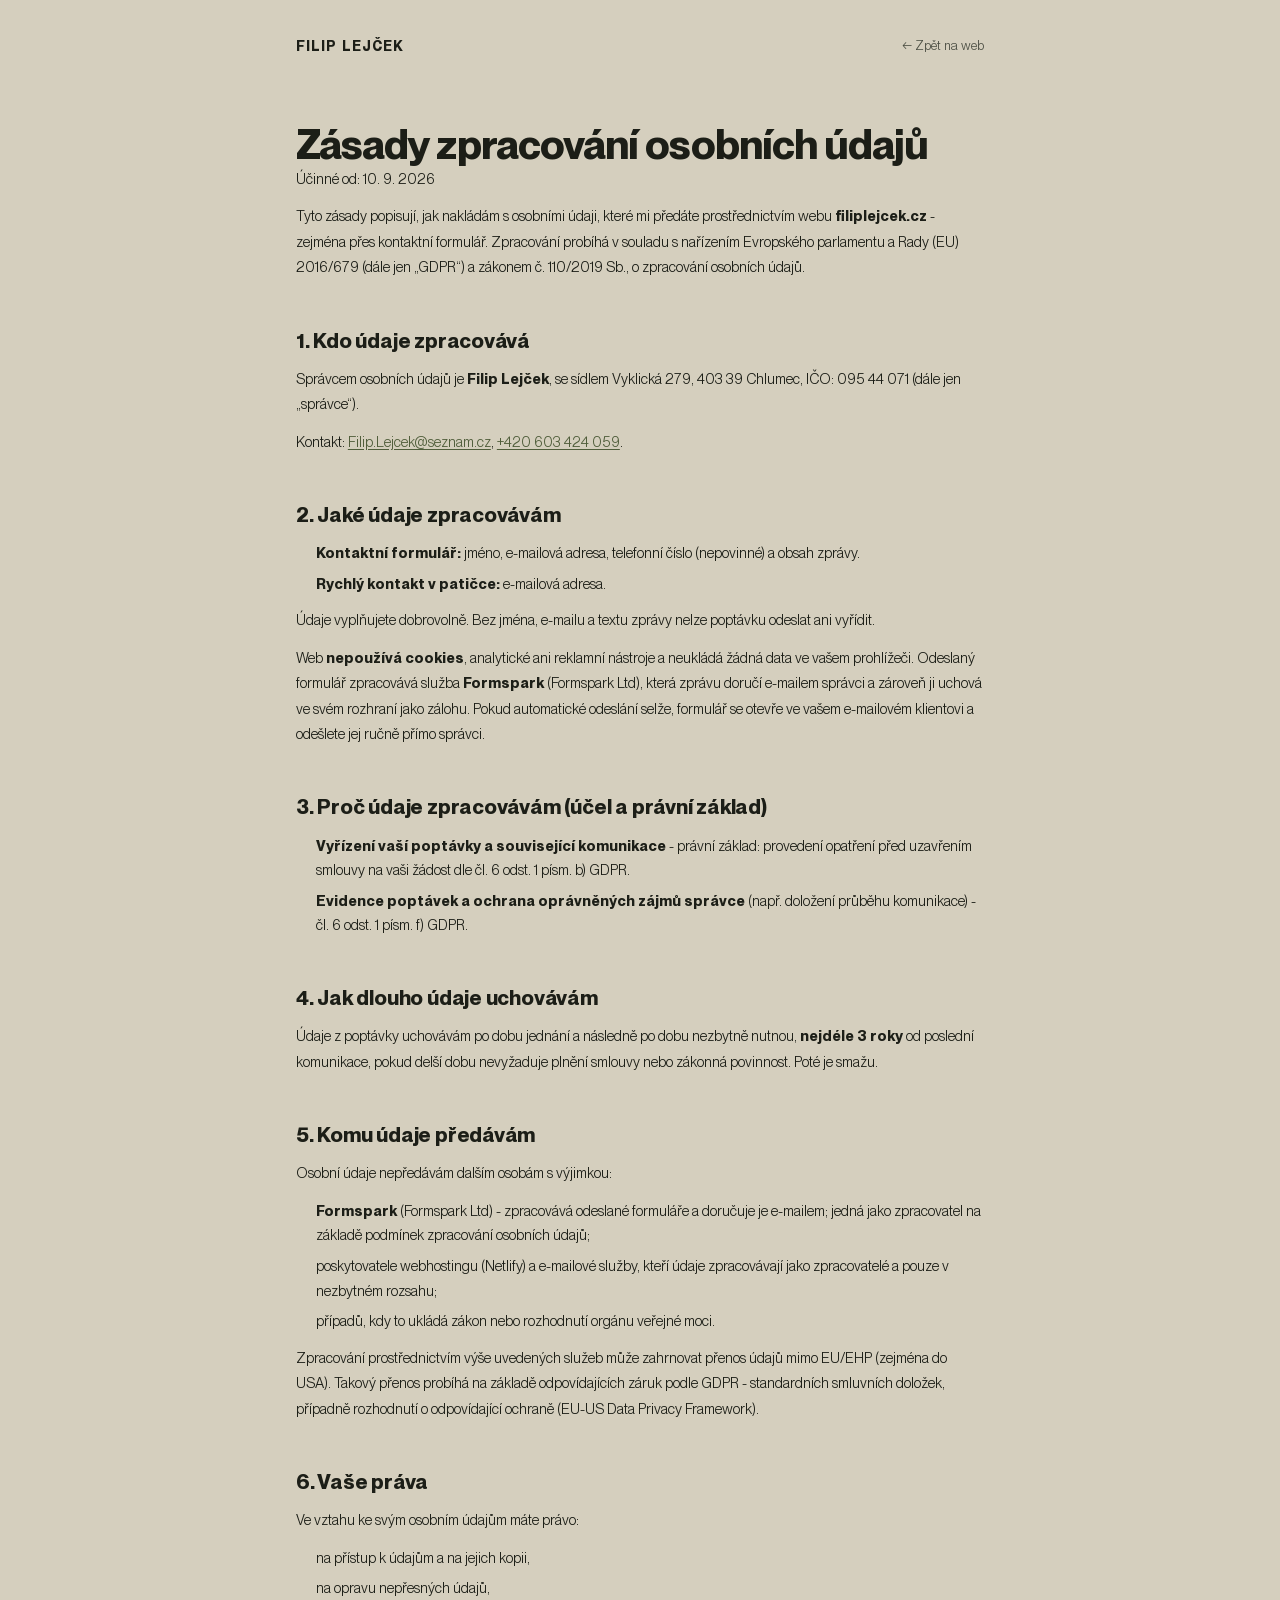
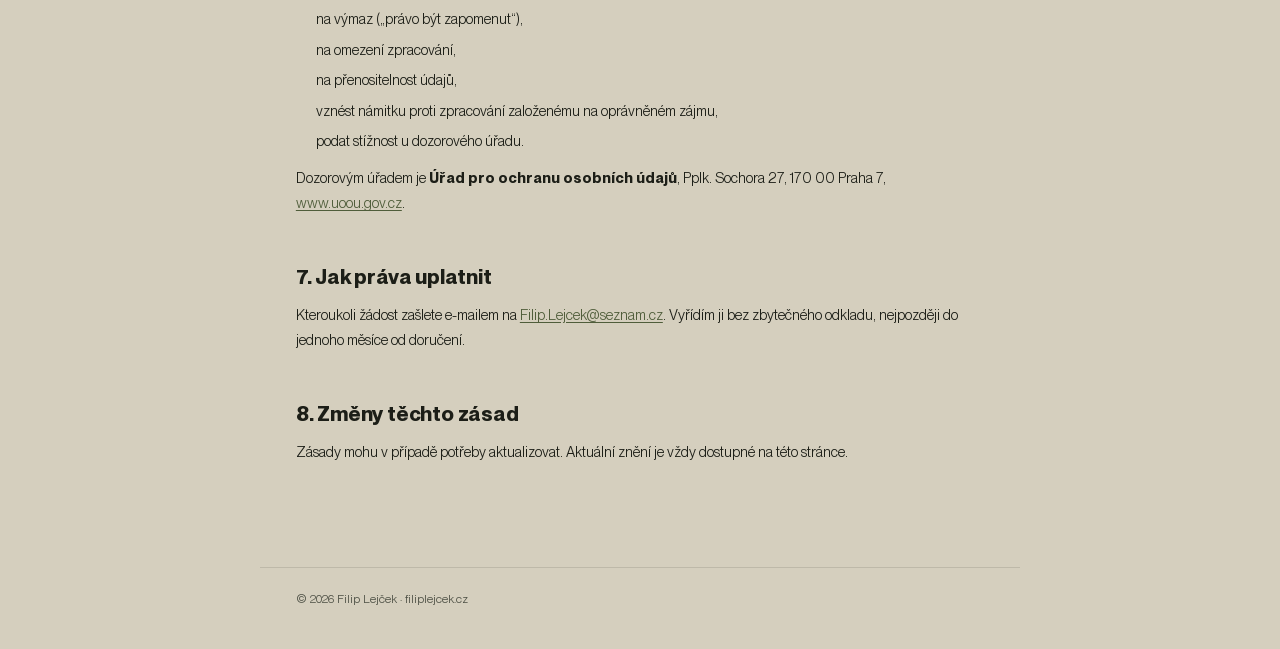
<file: zasady-ochrany-osobnich-udaju.html>
<!doctype html>
<html lang="cs">
<head>
<meta charset="utf-8">
<script>document.documentElement.classList.add("js");</script>
<meta name="viewport" content="width=device-width, initial-scale=1, viewport-fit=cover">
<title>Zásady zpracování osobních údajů - Filip Lejček</title>
<meta name="description" content="Informace o zpracování osobních údajů na webu filiplejcek.cz podle nařízení GDPR.">
<meta name="robots" content="noindex, follow">
<meta name="theme-color" content="#D5CFBE">
<link rel="canonical" href="https://filiplejcek.cz/zasady-ochrany-osobnich-udaju.html">
<link rel="icon" href="favicon.svg" type="image/svg+xml">
<link rel="preload" as="font" type="font/woff2" href="fonts/pp-neue-montreal-book.woff2" crossorigin>
<link rel="preload" as="font" type="font/woff2" href="fonts/pp-neue-montreal-medium.woff2" crossorigin>
<link rel="stylesheet" href="css/style.css?v=163">
</head>
<body>

<!-- Doporučeno: nechat text právně ověřit (zejména odst. 5 - přenos
     mimo EU/EHP přes Formspark). -->

<header class="legal__top">
  <a class="legal__brand" href="index.html">Filip Lejček</a>
  <a class="legal__back" href="index.html">← Zpět na web</a>
</header>

<main class="legal">
  <h1>Zásady zpracování osobních údajů</h1>
  <p class="legal__meta">Účinné od: 10. 9. 2026</p>

  <p>
    Tyto zásady popisují, jak nakládám s osobními údaji, které mi předáte
    prostřednictvím webu <strong>filiplejcek.cz</strong> - zejména přes
    kontaktní formulář. Zpracování probíhá v souladu s nařízením Evropského
    parlamentu a Rady (EU) 2016/679 (dále jen „GDPR“) a zákonem
    č. 110/2019 Sb., o zpracování osobních údajů.
  </p>

  <h2>1. Kdo údaje zpracovává</h2>
  <p>
    Správcem osobních údajů je <strong>Filip Lejček</strong>,
    se sídlem Vyklická 279, 403&nbsp;39 Chlumec, IČO: 095&nbsp;44&nbsp;071
    (dále jen „správce“).
  </p>
  <p>
    Kontakt: <a href="mailto:Filip.Lejcek@seznam.cz">Filip.Lejcek@seznam.cz</a>,
    <a href="tel:+420603424059">+420&nbsp;603&nbsp;424&nbsp;059</a>.
  </p>

  <h2>2. Jaké údaje zpracovávám</h2>
  <ul>
    <li><strong>Kontaktní formulář:</strong> jméno, e-mailová adresa,
      telefonní číslo (nepovinné) a obsah zprávy.</li>
    <li><strong>Rychlý kontakt v patičce:</strong> e-mailová adresa.</li>
  </ul>
  <p>
    Údaje vyplňujete dobrovolně. Bez jména, e-mailu a textu zprávy nelze
    poptávku odeslat ani vyřídit.
  </p>
  <p>
    Web <strong>nepoužívá cookies</strong>, analytické ani reklamní nástroje
    a neukládá žádná data ve vašem prohlížeči. Odeslaný formulář zpracovává
    služba <strong>Formspark</strong> (Formspark Ltd), která zprávu doručí
    e-mailem správci a zároveň ji uchová ve svém rozhraní jako zálohu.
    Pokud automatické odeslání selže, formulář se otevře ve vašem e-mailovém
    klientovi a odešlete jej ručně přímo správci.
  </p>

  <h2>3. Proč údaje zpracovávám (účel a právní základ)</h2>
  <ul>
    <li><strong>Vyřízení vaší poptávky a související komunikace</strong> -
      právní základ: provedení opatření před uzavřením smlouvy na vaši
      žádost dle čl. 6 odst. 1 písm. b) GDPR.</li>
    <li><strong>Evidence poptávek a ochrana oprávněných zájmů správce</strong>
      (např. doložení průběhu komunikace) - čl. 6 odst. 1 písm. f) GDPR.</li>
  </ul>

  <h2>4. Jak dlouho údaje uchovávám</h2>
  <p>
    Údaje z poptávky uchovávám po dobu jednání a následně po dobu nezbytně
    nutnou, <strong>nejdéle 3 roky</strong> od poslední komunikace, pokud
    delší dobu nevyžaduje plnění smlouvy nebo zákonná povinnost. Poté je
    smažu.
  </p>

  <h2>5. Komu údaje předávám</h2>
  <p>Osobní údaje nepředávám dalším osobám s výjimkou:</p>
  <ul>
    <li><strong>Formspark</strong> (Formspark Ltd) - zpracovává odeslané
      formuláře a doručuje je e-mailem; jedná jako zpracovatel na základě
      podmínek zpracování osobních údajů;</li>
    <li>poskytovatele webhostingu (Netlify) a e-mailové služby, kteří údaje
      zpracovávají jako zpracovatelé a pouze v nezbytném rozsahu;</li>
    <li>případů, kdy to ukládá zákon nebo rozhodnutí orgánu veřejné moci.</li>
  </ul>
  <p>
    Zpracování prostřednictvím výše uvedených služeb může zahrnovat přenos
    údajů mimo EU/EHP (zejména do USA). Takový přenos probíhá na základě
    odpovídajících záruk podle GDPR - standardních smluvních doložek,
    případně rozhodnutí o odpovídající ochraně (EU-US Data Privacy Framework).
  </p>

  <h2>6. Vaše práva</h2>
  <p>Ve vztahu ke svým osobním údajům máte právo:</p>
  <ul>
    <li>na přístup k údajům a na jejich kopii,</li>
    <li>na opravu nepřesných údajů,</li>
    <li>na výmaz („právo být zapomenut“),</li>
    <li>na omezení zpracování,</li>
    <li>na přenositelnost údajů,</li>
    <li>vznést námitku proti zpracování založenému na oprávněném zájmu,</li>
    <li>podat stížnost u dozorového úřadu.</li>
  </ul>
  <p>
    Dozorovým úřadem je <strong>Úřad pro ochranu osobních údajů</strong>,
    Pplk. Sochora 27, 170&nbsp;00 Praha&nbsp;7,
    <a href="https://www.uoou.gov.cz" target="_blank" rel="noopener">www.uoou.gov.cz</a>.
  </p>

  <h2>7. Jak práva uplatnit</h2>
  <p>
    Kteroukoli žádost zašlete e-mailem na
    <a href="mailto:Filip.Lejcek@seznam.cz">Filip.Lejcek@seznam.cz</a>. Vyřídím ji
    bez zbytečného odkladu, nejpozději do jednoho měsíce od doručení.
  </p>

  <h2>8. Změny těchto zásad</h2>
  <p>
    Zásady mohu v případě potřeby aktualizovat. Aktuální znění je vždy
    dostupné na této stránce.
  </p>
</main>

<footer class="legal__foot">
  © <span id="legal-year">2026</span> Filip Lejček ·
  <a href="index.html">filiplejcek.cz</a>
</footer>

<script>
  try { document.getElementById('legal-year').textContent = new Date().getFullYear(); } catch (e) {}
</script>
</body>
</html>
</file>
<file: css/style.css>
/* ══════════════════════════════════════════════════════════════
   Filip Lejček - profesionální moderátor
   Hero sekce · design tokens + layout + motion
   Paleta: béžová základna + olivový akcent
   ══════════════════════════════════════════════════════════════ */

/* ── 0. Písmo ─────────────────────────────────────────────────────
   PP Neue Montreal (Pangram Pangram) - shodné písmo jako referenční
   web heynesh.com. Self-hostované z /fonts, žádný externí CDN.
   Jedno písmo pro nadpisy i běžný text. Pokrývá kompletní českou
   diakritiku (Č Ž Š Ř Ď Ť Ň Ů …).
   Váhy: 400 Book (základ) · 500 Medium (nadpisy, tlačítka) · 700 Bold. */
@font-face{
  font-family:"PP Neue Montreal";
  src:url("../fonts/pp-neue-montreal-book.woff2") format("woff2");
  font-weight:400;
  font-style:normal;
  font-display:swap;
}
@font-face{
  font-family:"PP Neue Montreal";
  src:url("../fonts/pp-neue-montreal-medium.woff2") format("woff2");
  font-weight:500;
  font-style:normal;
  font-display:swap;
}
@font-face{
  font-family:"PP Neue Montreal";
  src:url("../fonts/pp-neue-montreal-bold.woff2") format("woff2");
  font-weight:700;
  font-style:normal;
  font-display:swap;
}

/* ── 1. Design tokens ─────────────────────────────────────────── */
:root{
  /* Barvy */
  --bg:          #D5CFBE;   /* béžová základna */
  --bg-warm:     #E0DACA;   /* světlejší béžová (gradient nahoře) */
  --bg-deep:     #C6BFAB;   /* tmavší béžová (gradient dole) */
  --ink:         #1C1E17;   /* text - téměř černá s olivovým nádechem */
  --ink-soft:    #4A4D42;   /* sekundární text */
  --cream:       #F8F7F3;   /* text přes fotku */
  --olive:       #4F5D3A;   /* hlavní akcent - CTA */
  --olive-dk:    #3A4529;   /* akcent hover */
  --olive-lt:    #8B9A6B;   /* jemné detaily */

  /* Tmavé sklo - karty stojí vedle fotky na světlé béžové, ne na ní.
     Světlý odstín (194,184,172 @ .30) by tam nechal krémový text
     prakticky nečitelný (kontrast ~1,5:1). Tmavá varianta drží čitelnost
     bez ohledu na to, co je vzadu. */
  --glass:       rgba(28,30,23,.65);
  --glass-bd:    rgba(248,247,243,.34);
  --glass-hi:    rgba(248,247,243,.10);

  /* Typografie - jedno písmo (viz sekce 0). Dvě proměnné zůstávají
     kvůli sémantice: kdyby nadpisy měly někdy dostat vlastní řez,
     stačí přepsat --f-display. */
  --f-display: "PP Neue Montreal", "Segoe UI", system-ui, sans-serif;
  --f-body:    "PP Neue Montreal", "Segoe UI", system-ui, sans-serif;

  /* Prostor */
  --pad:  clamp(18px, 2.8vw, 44px);
  /* Levý odstup obsahu od okraje. 0 dokud není lišta (< 1280 px);
     na širším okně = šířka lišty + mezera (viz media dotaz u sekce 5.11).
     Sekce, které nemají jít pod lištu, používají místo levého --pad tohle. */
  --rail-space: var(--pad);
  --s-1:  clamp(6px, .8vw, 10px);
  --s-2:  clamp(10px, 1.2vw, 16px);
  --s-3:  clamp(16px, 2vw, 26px);
  --s-4:  clamp(24px, 3.2vw, 42px);

  /* Rádiusy */
  --r-sm: 8px;
  --r-md: 11px;
  --r-lg: 14px;

  /* Motion */
  --e-out:  cubic-bezier(.16, 1, .3, 1);
  --e-soft: cubic-bezier(.25, .46, .45, .94);
  --t-fast: .18s;
  --t-mid:  .32s;

  /* Vrstvy */
  --z-aurora:   1;
  --z-wordmark: 2;   /* obří „LEJČEK“ sedí POD fotkou - postava ho tam, kde se kryjí, zakrývá */
  --z-photo:    3;
  --z-grain:    4;
  --z-cards:    5;
  --z-copy:     6;
  --z-nav:      10;
}

/* ── 2. Reset ─────────────────────────────────────────────────── */
*,*::before,*::after{ box-sizing:border-box; }
*{ margin:0; padding:0; }

html{
  -webkit-text-size-adjust:100%;
  scroll-behavior:smooth;
}

body{
  min-height:100svh;
  font-family:var(--f-body);
  font-size:16px;
  font-weight:400;
  line-height:1.55;
  color:var(--ink);
  background:var(--bg);
  -webkit-font-smoothing:antialiased;
  -moz-osx-font-smoothing:grayscale;
  overflow-x:hidden;
  text-rendering:optimizeLegibility;
}

img,svg,picture{ display:block; max-width:100%; }
ul{ list-style:none; }
a{ color:inherit; text-decoration:none; }

/* ── 3. Utility ───────────────────────────────────────────────── */
.u-sr{
  position:absolute; width:1px; height:1px;
  padding:0; margin:-1px; overflow:hidden;
  clip:rect(0,0,0,0); white-space:nowrap; border:0;
}

.skip-link{
  position:fixed; top:-100px; left:var(--pad);
  z-index:1000;
  padding:12px 20px;
  background:var(--olive); color:var(--cream);
  border-radius:var(--r-md);
  font-weight:500; font-size:15px;
  transition:top var(--t-mid) var(--e-out);
}
.skip-link:focus-visible{ top:var(--pad); }

/* Viditelný focus na všem interaktivním */
:where(a,button,[tabindex]):focus-visible{
  outline:2.5px solid var(--olive);
  outline-offset:3px;
  border-radius:4px;
}
.hero :where(a):focus-visible{
  outline-color:var(--cream);
}

/* ── 4. Tlačítka ──────────────────────────────────────────────── */
.btn{
  --btn-py:11px; --btn-px:22px;
  display:inline-flex; align-items:center; justify-content:center;
  gap:8px;
  min-height:44px;                       /* touch target */
  padding:var(--btn-py) var(--btn-px);
  font-family:var(--f-display);
  font-size:clamp(14px,1.12vw,15.5px);
  font-weight:500;
  letter-spacing:-.005em;
  line-height:1.2;
  border-radius:var(--r-md);
  border:1.5px solid transparent;
  cursor:pointer;
  white-space:nowrap;
  transition:background-color var(--t-mid) var(--e-soft),
             color var(--t-mid) var(--e-soft),
             border-color var(--t-mid) var(--e-soft),
             transform var(--t-fast) var(--e-out),
             box-shadow var(--t-mid) var(--e-soft);
}
.btn--sm{ --btn-py:8px; --btn-px:16px; min-height:44px; font-size:14px; }

.btn--primary{
  background:var(--olive);
  color:var(--cream);
  box-shadow:0 2px 10px rgba(28,30,23,.16);
}
.btn--primary:hover{
  background:var(--olive-dk);
  transform:translateY(-2px);
  box-shadow:0 8px 22px rgba(28,30,23,.26);
}
.btn--primary:active{ transform:translateY(0) scale(.985); }

.btn--ghost{
  /* Tmavý (ne světlý) skleněný tón - funguje spolehlivě i tam, kde fotka
     nezakrývá pozadí a scrim za textem je slabý. Sytost odpovídá glass
     kartám, takže styl ladí s nimi. */
  background:rgba(20,22,17,.34);
  color:var(--cream);
  border-color:rgba(248,247,243,.48);
  -webkit-backdrop-filter:blur(8px);
  backdrop-filter:blur(8px);
}
.btn--ghost:hover{
  background:var(--cream);
  color:var(--ink);
  border-color:var(--cream);
  transform:translateY(-2px);
}
.btn--ghost:active{ transform:translateY(0) scale(.985); }

/* ══════════════════════════════════════════════════════════════
   5. HERO
   ══════════════════════════════════════════════════════════════ */
.hero{
  position:relative;
  z-index:5;
  height:200svh;                 /* prostor pro scroll choreografii */
  background:
    radial-gradient(120% 80% at 50% 0%,   var(--bg-warm) 0%, transparent 62%),
    radial-gradient(120% 70% at 50% 100%, var(--bg-deep) 0%, transparent 58%),
    var(--bg);
}

.hero__sticky{
  position:sticky; top:0;
  height:100svh;
  min-height:520px;
  overflow:hidden;
  padding:var(--pad);
  padding-top:max(var(--pad), env(safe-area-inset-top));
  padding-bottom:max(var(--pad), env(safe-area-inset-bottom));
  display:grid;
  grid-template-rows:auto 1fr;
  isolation:isolate;
}

/* ── 5.1 Atmosféra (aurora) ───────────────────────────────────── */
.hero__aurora{
  position:absolute; inset:-10%;
  z-index:var(--z-aurora);
  pointer-events:none;
  background:
    radial-gradient(38% 44% at 22% 32%, rgba(139,154,107,.34) 0%, transparent 70%),
    radial-gradient(42% 40% at 80% 28%, rgba(214,205,182,.55) 0%, transparent 72%),
    radial-gradient(46% 52% at 52% 88%, rgba(79,93,58,.20)  0%, transparent 74%);
  filter:blur(28px);
  animation:aurora 22s var(--e-soft) infinite alternate;
  will-change:transform;
}
@keyframes aurora{
  0%   { transform:translate3d(0,0,0) scale(1); }
  50%  { transform:translate3d(-2.2%,1.6%,0) scale(1.07); }
  100% { transform:translate3d(2%,-1.4%,0) scale(1.03); }
}

/* ── 5.2 Fotografie ───────────────────────────────────────────── */
.hero__photo-layer{
  position:absolute; inset:0;
  z-index:var(--z-photo);
  pointer-events:none;
}
/* <picture> nemá vlastní rozměr - bez toho nemá width:100% na <img> k čemu se vztáhnout */
.hero__photo-layer picture{ display:block; width:100%; height:100%; }
.hero__photo{
  width:100%; height:100%;
  object-fit:contain;
  object-position:bottom center;
  /* jemné podsvícení výřezu, aby nesplýval s pozadím */
  filter:drop-shadow(0 22px 48px rgba(28,30,23,.30))
         drop-shadow(0 2px 6px rgba(28,30,23,.14));
}

/* Desktop: portrét po pas jako na heynesh.com - velká postava kotvená
   ke spodní hraně, klín „vytéká" pod fold (ořízne overflow:hidden na
   .hero__sticky). Rozměr sedí na <picture>, aby GSAP transformace na
   .hero__photo (reveal, scale, parallax) zůstaly nedotčené.
   Výřez: img/filip-lejcek.* = 1244×1500 (bez pozadí, po pas). */
@media (min-width:981px){
  .hero__photo-layer picture{
    position:absolute;
    left:50%;
    bottom:calc(var(--pad) * -1);
    width:auto;
    height:clamp(640px, 104vh, 1120px);
    aspect-ratio:1244 / 1500;
    /* Ve výřezu má postava hlavu ~90 px vlevo od svého středu (pravá ruka
       gestikuluje → bbox je širší doprava). Posun doprava ji vrátí nad
       střed viewportu - hlava tím sjede z písmene „J" do mezery „J | Č"
       (viz .wordmark__l:nth-child(4) níž). Užší okno = „J" víc schované →
       potřebuje větší posun, proto inverzní vw. */
    transform:translateX(-50%) translateX(clamp(58px, 120px - 3.2vw, 90px));
  }
  .hero__photo{ object-position:bottom center; }
}
/* Scrim - garantuje kontrast bílého textu přes fotku */
.hero__photo-layer::after{
  content:"";
  position:absolute; inset:0;
  background:linear-gradient(to top,
    rgba(24,26,20,.60) 0%,
    rgba(24,26,20,.40) 30%,
    rgba(24,26,20,.16) 52%,
    transparent 70%);
}

/* ── 5.3 Zrno ─────────────────────────────────────────────────── */
.hero__grain{
  position:absolute; inset:0;
  z-index:var(--z-grain);
  pointer-events:none;
  opacity:.30;
  mix-blend-mode:overlay;
  background-image:url("data:image/svg+xml,%3Csvg xmlns='http://www.w3.org/2000/svg' width='200' height='200'%3E%3Cfilter id='n'%3E%3CfeTurbulence type='fractalNoise' baseFrequency='.85' numOctaves='3' stitchTiles='stitch'/%3E%3CfeColorMatrix type='saturate' values='0'/%3E%3C/filter%3E%3Crect width='200' height='200' filter='url(%23n)' opacity='.5'/%3E%3C/svg%3E");
}

/* ── 5.4 Horní blok: wordmark + navigace ──────────────────────── */
.hero__top{
  /* Bez vlastního z-indexu - značka a navigace níže mají KAŽDÁ svou vrstvu
     (grid items mají z-index bez ohledu na position), takže se nezabalí
     společně do jedné bubliny nad fotkou. */
  position:relative;
  display:grid;
  gap:clamp(14px,2.2vw,30px);
}

/* Horní lišta - jen mobil (viz @media níže), na desktopu skrytá */
.hero__bar{ display:none; }

/* Malý štítek „FILIP" nad obří „LEJČEK" (jen desktop), v běžném toku
   nad wordmarkem uvnitř .hero__brand. Zarovnaný na svislý tah „L". */
.hero__brand{ z-index:var(--z-wordmark); }
.hero__brand-pre{
  overflow:hidden;                            /* maska pro reveal */
  font-family:var(--f-display);
  font-weight:700;
  font-size:clamp(16px,1.55vw,23px);
  line-height:1;                              /* těsné - zvětšení fontu neposune wordmark */
  letter-spacing:.24em;
  text-transform:uppercase;
  color:var(--ink);
  /* margin-left = levý side-bearing velkého „L" (≈ .058em z --wm-size),
     aby „FILIP" opticky začínalo na svislém tahu „L", ne u hrany boxu */
  margin:0 0 clamp(2px,0.5vw,7px) calc(var(--wm-size, 25vw) * .058);
  /* posunout „FILIP" do středové úrovně háčku nad „Č" - bez vlivu na
     pozici wordmarku (proto transform, ne margin). Kalibrováno podle
     skutečného screenshotu vykreslené stránky (ne teoretických
     font-metrik - ty se u tohoto webfontu neshodovaly se skutečným
     renderem). */
  transform:translateY(calc(var(--wm-size, 25vw) * .04 + 11px));  /* +11px ≈ 0,3cm doladění na přání */
}
.hero__brand-pre__i{
  display:block;
  will-change:transform;
}
.js .hero__brand-pre__i{ transform:translate3d(0,-105%,0); }  /* skryté před JS; sjede shora */

/* Obří typografická značka */
.wordmark{
  z-index:var(--z-wordmark);
  font-family:var(--f-display);
  font-weight:700;
  line-height:.76;
  letter-spacing:-.028em;
  color:var(--ink);
  overflow:hidden;                /* maska pro reveal */
  padding-bottom:.04em;
  transform-origin:left top;
  will-change:transform, opacity;
}
.wordmark__inner{
  display:flex;
  justify-content:space-between;
  font-size:var(--wm-size, 25vw);  /* přesnou velikost dopočítá JS */
  white-space:nowrap;
}
.wordmark__l{
  display:inline-block;
  will-change:transform;
}
.js .wordmark__l{ transform:translate3d(0,110%,0); }

/* Desktop: háček nad Č se dřív ořízl (těsný line-height + overflow maska)
   a „LEJČEK" vypadalo jako „LEJCEK". Přidáme prostor uvnitř clip-boxu
   (padding-top) a částečně kompenzujeme posun dolů (margin-top).
   Mobil má vlastní řešení (viz @media max-width:980px). */
@media (min-width:981px){
  /* wordmark co nejvýš - malý horní padding sekce + agresivnější
     záporný margin-top wordmarku (padding-top drží prostor pro háček,
     který sedí těsně pod horní hranou stránky) */
  .hero__sticky{ padding-top:clamp(2px,0.5vh,8px); }
  .wordmark{
    line-height:1;
    padding-top:calc(var(--wm-size, 25vw) * .205);   /* prostor pro háček nad Č - jen tak akorát */
    margin-top:calc(var(--wm-size, 25vw) * -.185);   /* wordmark až k horní hraně stránky */
    margin-bottom:calc(var(--wm-size, 25vw) * -.15);   /* stáhnout navigaci blíž (line-height přidalo vzduch pod textem) */
  }
  /* Mezera „J | Č" - postava (posunutá doprava, viz .hero__photo-layer
     picture) stojí v tomhle okně, ne přes „J". fitWordmark() měří i tuhle
     mezeru a o její šířku písmena zmenší, takže „LEJČEK" pořád bleeduje
     přes celou šířku, jen se čte jako „LEJ · ČEK" s postavou uprostřed
     (což je i slabičný předěl Lej-ček). Hodnota v em = poměr k --wm-size. */
  .wordmark__l:nth-child(4){ margin-left:.32em; }
}

/* Navigace v hero */
.hero__nav{
  z-index:var(--z-nav);
  display:flex; align-items:center; justify-content:space-between;
  gap:var(--s-3);
  flex-wrap:wrap;
}
.navgroup{
  display:flex; align-items:center;
  gap:clamp(9px,1vw,15px);
}
.navgroup li{ display:flex; align-items:center; }
.navgroup a{
  display:inline-flex; align-items:center; justify-content:center;
  min-height:44px; min-width:44px;   /* dotykový cíl - krátká slova ("foto") by bez toho byla užší */
  padding:2px;
  font-family:var(--f-body);
  font-size:clamp(12.5px,1.05vw,15px);
  font-weight:400;
  color:var(--ink);
  letter-spacing:.002em;
  position:relative;
  transition:color var(--t-mid) var(--e-soft), opacity var(--t-mid) var(--e-soft);
}
.navgroup a::after{
  content:"";
  position:absolute; left:2px; right:2px;
  bottom:calc(50% - .72em);       /* drží se textu, ne hrany tap-boxu */
  height:1.5px;
  background:currentColor;
  transform:scaleX(0);
  transform-origin:right;
  transition:transform var(--t-mid) var(--e-out);
}
.navgroup a:hover{ color:var(--olive); }
.navgroup a:hover::after{ transform:scaleX(1); transform-origin:left; }

.navsep{
  width:4px; height:4px;
  border-radius:50%;
  background:var(--ink);
  opacity:.32;
}

/* ── 5.5 Střed: headline + CTA ────────────────────────────────── */
.hero__center{
  position:relative;
  z-index:var(--z-copy);
  align-self:end;
  justify-self:center;
  display:grid;
  justify-items:center;
  gap:clamp(20px,2.6vw,34px);
  text-align:center;
  padding-bottom:clamp(74px,9vh,104px);   /* místo pro spodní řádek */
  max-width:min(94vw, 900px);
}

/* Garantuje kontrast krémového textu nad libovolně světlým místem fotky
   (bílé tričko a světlé ruce padnou přesně pod spodní řádek + CTA) */
.hero__center::before{
  content:"";
  position:absolute; z-index:-1;
  left:50%; top:52%;
  width:140%; height:178%;
  transform:translate(-50%,-50%);
  pointer-events:none;
  background:radial-gradient(60% 56% at 50% 52%,
    rgba(18,20,15,.66) 0%,
    rgba(18,20,15,.44) 44%,
    rgba(18,20,15,.14) 68%,
    transparent 80%);
  filter:blur(10px);
}

.hero__headline{
  font-family:var(--f-display);
  font-size:clamp(2.05rem, 5.3vw, 4.3rem);
  font-weight:700;
  line-height:1.03;
  letter-spacing:-.028em;
  color:var(--cream);
  text-wrap:balance;
  text-shadow:0 2px 26px rgba(24,26,20,.44),
              0 1px 3px rgba(18,20,15,.55);
}

.hero__cta{
  display:flex; align-items:center; justify-content:center;
  gap:var(--s-2);
  flex-wrap:wrap;
}

/* Obě hero CTA = stejné „flow" tlačítko jako v kontaktu a patičce.
   Základ (ink text, tmavý obrys) sedí na béžové - použije ho mobil.
   Nad fotkou (≥ 981 px) přepínáme na krémový text + světlý obrys
   a jemné sklo, ať drží kontrast i bez hoveru. */
.hero__cta .flow-btn{
  min-height:44px;
  font-size:12px;
  text-decoration:none;
}
@media (min-width:981px){
  .hero__cta .flow-btn{
    color:var(--cream);
    border-color:rgba(248,247,243,.55);
    background:rgba(20,22,17,.30);
    -webkit-backdrop-filter:blur(8px);
    backdrop-filter:blur(8px);
  }
  .hero__cta .flow-btn__arr{ color:var(--cream); }
}
@media (max-width:980px){
  .hero__cta .flow-btn{ flex:1 1 auto; }
}

/* Řádkový reveal (maska) */
.ln{
  display:block;
  overflow:hidden;
  padding-bottom:.06em;
  margin-bottom:-.06em;
}
.ln__i{
  display:block;
  will-change:transform;
}
.js .ln__i{ transform:translate3d(0,110%,0); }

/* ── 5.6 Spodní řádek: kicker | lede ──────────────────────────── */
.hero__bottom{
  position:absolute;
  left:var(--pad); right:var(--pad);
  bottom:max(var(--pad), env(safe-area-inset-bottom));
  z-index:var(--z-copy);
  display:flex; align-items:flex-end; justify-content:space-between;
  gap:var(--s-4);
  pointer-events:none;
}
.hero__kicker,
.hero__lede{
  font-size:clamp(13px,1.06vw,15.2px);
  line-height:1.6;
  color:var(--ink);
  font-weight:400;
}
.hero__kicker{ max-width:20ch; }
.hero__lede{ max-width:44ch; text-align:right; }

/* ── 5.7 Plovoucí glass karty ─────────────────────────────────── */
.hero__cards{
  position:absolute; inset:0;
  z-index:var(--z-cards);
  pointer-events:none;
}

.cards-left{
  position:absolute;
  left:clamp(var(--pad), 3.5vw, 92px); right:auto;
  /* svisle na střed mezi spodkem "domů•o mně•portfolio" (.hero__nav)
     a vrškem "Profesionální moderátor…" (.hero__kicker) - přeměřeno
     na 1280×900: (356+821)/2=588.5, výška bloku 187 -> top 495 = 55% */
  top:55%;
  display:grid; gap:clamp(10px,1.2vw,16px);
  justify-items:start;
}

.card{
  pointer-events:auto;
  background:var(--glass);
  border:1px solid var(--glass-bd);
  border-radius:var(--r-lg);
  -webkit-backdrop-filter:blur(16px) saturate(1.12);
  backdrop-filter:blur(16px) saturate(1.12);
  color:var(--cream);
  box-shadow:0 8px 30px rgba(28,30,23,.16),
             inset 0 1px 0 var(--glass-hi);
  will-change:transform, opacity;
}

.card__txt{
  font-family:var(--f-display);
  line-height:1.12;
  letter-spacing:-.012em;
}
.card__txt strong{
  display:block;
  font-size:clamp(21px,2.05vw,29px);
  font-weight:700;
}
.card__txt span{
  display:block;
  margin-top:3px;
  font-family:var(--f-body);
  font-size:clamp(11.5px,.94vw,13.5px);
  font-weight:400;
  opacity:.88;
  letter-spacing:0;
}

.card--wide{
  display:flex; align-items:center; gap:clamp(10px,1.1vw,15px);
  padding:clamp(14px,1.5vw,20px) clamp(16px,1.7vw,23px);
}
.card--tall{
  display:grid; gap:clamp(10px,1.1vw,15px);
  padding:clamp(14px,1.5vw,20px) clamp(16px,1.7vw,23px);
  margin-left:clamp(20px,2.6vw,40px);   /* schodovité odsazení jako v referenci */
}

.card--traits{
  position:absolute;
  right:clamp(var(--pad), 3.5vw, 92px); left:auto;
  /* na nižších oknech by top:57% zajel pod .hero__bottom - na výšku
     ubereme, jakmile by k tomu docházelo, jinak necháme 57 %.
     Rezerva 380px (nejen výška .hero__lede, ale i prostor pro
     box-shadow karty, který jinak vizuálně "leze" do textu). */
  top:min(57%, calc(100% - 380px));
  padding:clamp(14px,1.5vw,20px) clamp(18px,1.9vw,26px) clamp(14px,1.5vw,20px) clamp(15px,1.6vw,21px);
}
.card--traits ul{ display:grid; gap:clamp(7px,.75vw,10px); }
.card--traits li{
  display:flex; align-items:center; gap:9px;
  font-family:var(--f-display);
  font-size:clamp(12.5px,1.02vw,14.5px);
  font-weight:500;
  letter-spacing:-.006em;
}
.card--traits svg{ width:13px; height:13px; flex:none; opacity:.9; }

/* ══════════════════════════════════════════════════════════════
   5.9 REFERENCE - nekonečný pás log značek
   Marquee pohyb podle heynesh.com: měkké okraje (mask-gradient),
   svižné lineární tempo, pauza na hover, spotlight na najeté dlaždici.
   Bez nadpisu - jen samotný pás. Loga jsou barevná rastrová
   (z filiplejcek.lovable.app), proto sedí na krémových dlaždicích
   a ve výchozím stavu jsou v odstínech šedi; hover je rozsvítí.
   Vypnuto při reduced-motion (zbyde statická první skupina).
   ══════════════════════════════════════════════════════════════ */
.brands{
  position:relative;
  z-index:6;
  padding:clamp(72px,11vh,132px) 0;
  background:var(--bg);
}

/* Pás */
.brands__marquee{
  overflow:hidden;
  -webkit-mask-image:linear-gradient(90deg,transparent 0,#000 8%,#000 92%,transparent 100%);
          mask-image:linear-gradient(90deg,transparent 0,#000 8%,#000 92%,transparent 100%);
}
.brands__row{
  display:flex;
  width:max-content;
  animation:brands-marquee 42s linear infinite;
  will-change:transform;
}
.brands__marquee:hover .brands__row{ animation-play-state:paused; }

.brands__group{
  display:flex;
  align-items:center;
  gap:clamp(12px,1.4vw,18px);
  padding-right:clamp(12px,1.4vw,18px);   /* mezera na švu opakování */
  flex:0 0 auto;
}

@keyframes brands-marquee{
  from{ transform:translate3d(0,0,0); }
  to  { transform:translate3d(-50%,0,0); }
}

/* Jedna dlaždice - krémové pole. Šířka se řídí obsahem (široké wordmarky
   dostanou širokou dlaždici, kompaktní znaky úzkou) při pevné výšce a
   svislém rytmu - vypadá to organicky jako skutečná zeď log. Logo je
   ve výchozím stavu v odstínech šedi a ztlumené; hover je rozsvítí,
   dlaždici nadzvedne a přidá stín (spotlight), ostatní decentně ustoupí. */
.brand{
  flex:0 0 auto;
  display:flex;
  align-items:center;
  justify-content:center;
  height:clamp(78px,9vw,108px);
  min-width:clamp(116px,13vw,148px);
  padding:0 clamp(24px,3vw,40px);
  background:var(--cream);
  border:1px solid rgba(28,30,23,.07);
  border-radius:var(--r-md);
  transition:transform .5s var(--e-out),
             box-shadow .5s var(--e-soft),
             opacity .5s var(--e-soft);
}
.brand img{
  width:auto;
  height:auto;
  max-width:clamp(170px,20vw,248px);
  max-height:clamp(34px,4vw,46px);
  object-fit:contain;
  filter:grayscale(1) contrast(1.05) opacity(.72);
  transition:filter .5s var(--e-soft);
}
.brands__row:hover .brand{ opacity:.5; }                 /* ostatní ustoupí */
.brands__row:hover .brand:hover{ opacity:1; }
.brands__row .brand:hover{
  transform:translateY(-4px);
  box-shadow:0 14px 32px rgba(28,30,23,.14);
}
.brands__row .brand:hover img{ filter:grayscale(0) contrast(1) opacity(1); }

/* Fallback: dlaždice bez loga - jen název. Teď se nepoužívá (všech 11 má
   logo), zůstává pro případ dočasně chybějícího assetu. */
.brand--word span{
  font-family:var(--f-display);
  font-size:clamp(14px,1.5vw,17px);
  font-weight:500;
  letter-spacing:-.006em;
  line-height:1.15;
  text-align:center;
  color:var(--ink);
  opacity:.72;
  transition:opacity .5s var(--e-soft);
}
.brands__row .brand--word:hover span{ opacity:1; }

@media (prefers-reduced-motion:reduce){
  .brands__row{ animation:none; }
  .brands__group:nth-child(2){ display:none; }   /* statická jen první */
  .brands__marquee{ overflow-x:auto; -webkit-overflow-scrolling:touch; }
}

/* ══════════════════════════════════════════════════════════════
   5.10 O MNĚ
   Dvousloupcový editorial: staggered dvojice fotek + text s pevným
   měřítkem řádku. Nadpis „vyjede" zpod masky, odstavce a fotky
   nabíhají při scrollu (JS: buildAbout v main.js). Fotky mají rám
   z jemné světlé linky a hluboký měkký stín - „prémiový" dojem.
   ══════════════════════════════════════════════════════════════ */
.about{
  position:relative;
  z-index:6;
  padding:clamp(84px,13vh,168px) 0;
  background:var(--bg);   /* shodné s .brands - bez viditelného švu mezi sekcemi */
}
.about__inner{
  max-width:1180px;
  margin:0 auto;
  padding:0 var(--pad);
  display:grid;
  grid-template-columns:minmax(0,1.22fr) minmax(0,0.86fr);
  gap:clamp(28px,4.5vw,64px);
  align-items:center;
}

/* ── Fotky ──────────────────────────────────────────────────────────
   Větší, překrývající se dvojice: dominantní fig--a + menší fig--b,
   která na ni s odsazením „pluje". Kontejner drží 3D perspektivu pro
   pointer-parallax (JS). */
.about__media{
  position:relative;
  display:flex;
  align-items:flex-start;
  perspective:1200px;
  transform-style:preserve-3d;
}
.about__fig{
  position:relative;
  margin:0;
  overflow:hidden;
  border-radius:var(--r-lg);
  background:var(--bg-deep);
  box-shadow:
    0 40px 74px -24px rgba(28,30,23,.44),
    0 12px 28px -14px rgba(28,30,23,.3);
  will-change:transform;
}
.about__fig::after{               /* jemný světlý rám + vinětace */
  content:"";
  position:absolute; inset:0;
  border-radius:inherit;
  box-shadow:
    inset 0 0 0 1px rgba(248,247,243,.16),
    inset 0 -70px 60px -50px rgba(28,30,23,.5);
  pointer-events:none;
}
.about__fig picture{ display:block; width:100%; height:100%; }
.about__fig img{
  display:block;
  width:100%; height:100%;
  object-fit:cover;
  transition:transform .9s var(--e-out);
}
.about__fig:hover img{ transform:scale(1.05); }

.about__fig--a{
  flex:0 0 63%;
  aspect-ratio:4/5;
}
.about__fig--a img{ object-position:50% 12%; }   /* drží Filipův obličej v záběru */
.about__fig--b{
  flex:0 0 47%;
  margin-left:-10%;
  margin-top:clamp(52px,13vw,148px);
  aspect-ratio:3/4;
  z-index:2;
  box-shadow:
    0 50px 88px -26px rgba(28,30,23,.52),
    0 16px 34px -14px rgba(28,30,23,.34);
}

/* Reveal maska fotek - obsah startuje schovaný pod spodní hranou */
.js .about__fig picture{ transform:translate3d(0,101%,0); }

/* ── Text ───────────────────────────────────────────────────────── */
.about__body{
  transform:translateY(clamp(-64px,-5vw,-28px));   /* jemné posazení výš */
}
.about__title{
  overflow:hidden;                /* maska pro reveal */
  font-family:var(--f-display);
  font-size:clamp(1.7rem,3.4vw,2.8rem);
  font-weight:700;
  line-height:1.1;
  letter-spacing:-.022em;
  color:var(--ink);
  text-wrap:balance;
  max-width:20ch;
}
.about__title-i{ display:block; will-change:transform; }
.js .about__title-i{ transform:translate3d(0,110%,0); }

.about__text{
  margin-top:clamp(20px,2.6vw,32px);
  display:grid;
  gap:clamp(11px,1.3vw,17px);
  max-width:56ch;
}
.about__text p{
  font-size:clamp(14px,1.05vw,15.5px);
  line-height:1.72;
  color:var(--ink-soft);
}

/* ── Reveal - počáteční stavy (JS je rozanimuje) ───────────────── */
.js .about__text p{ opacity:0; }

/* ══════════════════════════════════════════════════════════════
   5.10b  MÉDIA - sportovní komentátor Nova Sport
   Editoriální blok hned za „O mně": vlevo nadpis + krátký text
   (1. osoba, jako zbytek O mně), vpravo cream panel s logy
   (Nova Sport + MS 2026 + Liga mistrů + Bundesliga + La Liga).
   Pozadí bezešvé s .about/.brands; spodní padding velký, protože
   .services „vyjede" zaoblenou hranou přes konec bloku.
   JS: buildMedia() v main.js.
   ══════════════════════════════════════════════════════════════ */
.media{
  position:relative;
  z-index:6;
  /* Blok drží blízko sekce „O mně" - malý horní padding + zápor. margin
     ukusuje z prázdného spodního odsazení .about (nekříží obsah). */
  margin-top:clamp(-84px,-10vh,-40px);
  padding:clamp(12px,2.4vh,36px) 0 clamp(120px,16vh,180px);
  background:var(--bg);
}
.media__inner{
  max-width:1180px;
  margin:0 auto;
  padding:0 var(--pad);
  display:grid;
  grid-template-columns:minmax(0,1.05fr) minmax(0,0.95fr);
  gap:clamp(28px,4.5vw,60px);
  align-items:center;
}

.media__title{
  overflow:hidden;                 /* maska pro reveal */
  font-family:var(--f-display);
  font-size:clamp(1.5rem,3vw,2.5rem);
  font-weight:700;
  line-height:1.12;
  letter-spacing:-.02em;
  color:var(--ink);
  text-wrap:balance;
  max-width:18ch;
}
.media__title-i{ display:block; will-change:transform; }

.media__text{
  margin-top:clamp(18px,2.4vw,28px);
  display:grid;
  gap:clamp(10px,1.2vw,15px);
  max-width:52ch;
}
.media__text p{
  font-size:clamp(14px,1.05vw,15.5px);
  line-height:1.72;
  color:var(--ink-soft);
}

.media__logos{
  display:grid;
  grid-template-columns:repeat(6,1fr);   /* 6 = 3× dvojité pole → 3+2 s vycentrovaným spodním řádkem */
  gap:clamp(14px,1.8vw,22px);
  align-items:center;
  padding:clamp(20px,2.6vw,34px);
  background:var(--cream);
  border:1px solid rgba(28,30,23,.07);
  border-radius:var(--r-lg);
}
.media__logo{
  display:flex; align-items:center; justify-content:center;
  grid-column:span 2;
  width:100%;
  min-height:clamp(66px,8vw,90px);
  will-change:transform;                 /* magnetický posun (JS: mediaMagnetic) */
  transition:opacity .4s var(--e-soft);
}
.media__logo:nth-child(4){ grid-column:2 / span 2; }   /* spodní řádek 2 loga vprostřed */
.media__logo:nth-child(5){ grid-column:4 / span 2; }
.media__logo img{
  width:auto; height:auto;
  max-width:100%;
  max-height:clamp(40px,4.8vw,56px);   /* výchozí: „badge"/stacked znaky soutěží */
  object-fit:contain;
  transition:transform .55s var(--e-out), filter .4s var(--e-soft);
}
/* Prémiová interakce - jen desktop s myší:
   ostatní loga při najetí ustoupí (opacity), aktivní se zvedne a lehce
   „prosvětlí" (drop-shadow). Magnetický posun celého .media__logo řeší JS. */
@media (hover:hover) and (pointer:fine){
  .media__logos:hover .media__logo{ opacity:.4; }
  .media__logos:hover .media__logo:hover{ opacity:1; }
  .media__logo:hover img{
    transform:translateY(-3px) scale(1.05);
    filter:drop-shadow(0 8px 18px rgba(28,30,23,.16));
  }
}
@media (prefers-reduced-motion:reduce){
  .media__logo:hover img{ transform:none; }
}
/* Nova Sport je široký wordmark - nižší strop, ať nepřebíjí ostatní šířkou. */
.media__logo img[src*="nova-sport"]{ max-height:clamp(20px,2.4vw,28px); }
/* MS 2026 je vysoký portrét (poměr ~1:1.9) - potřebuje víc výšky. */
.media__logo img[src*="ms-2026"]{ max-height:clamp(48px,5.6vw,66px); }

/* ── Reveal - počáteční stavy (JS je rozanimuje) ───────────────── */
.js .media__title-i{ transform:translate3d(0,110%,0); }
.js .media__text p{ opacity:0; }
.js .media__logo{ opacity:0; }

/* ══════════════════════════════════════════════════════════════
   5.11 LEVÁ LIŠTA (rail)
   Vzor podle heynesh.com: fixní svislá lišta u levého okraje, stack
   matných „skleněných" panelů na béžové (identita + claim, čísla,
   navigace) a dole plný CTA button. Po odscrollování ~42 % hero sjede
   zleva dovnitř (buildRail() v js/main.js) a nahrazuje mizející hero
   navigaci. Akcent = olivová (u heynesh žlutá). Jen desktop ≥ 1280 px
   - pod tím pro ni není místo (viz posun .about__inner doprava níže).
   ══════════════════════════════════════════════════════════════ */
.rail{
  position:fixed;
  left:clamp(14px,1.5vw,22px);
  top:0;
  height:100svh;
  width:clamp(190px,18.5vw,240px);
  z-index:40;
  display:none;                     /* zapíná se až v media dotazu níže */
  padding:clamp(16px,2vh,24px) 0;
  font-family:var(--f-body);
}
.rail__inner{
  display:flex;
  flex-direction:column;
  gap:clamp(8px,.9vw,12px);
  width:100%;
  height:100%;
}

/* Skleněný panel - společný styl (jako .nav-*-bg na referenci):
   teplé krémové sklo, jemný světlý obrys, malý rádius, bez stínu. */
.rail__card{
  background:rgba(240,237,228,.68);
  -webkit-backdrop-filter:blur(15px) saturate(1.1);
          backdrop-filter:blur(15px) saturate(1.1);
  border:1px solid rgba(255,255,255,.4);
  border-radius:8px;
}

/* Identita - jako .nav-profile na heynesh.com: logo + sociální ikony
   v horní řádce, pod tím krátký popis. */
.rail__id{
  display:flex; flex-direction:column; align-items:stretch;
  gap:9px;
  padding:13px 14px 14px;
}
.rail__id-top{
  display:flex; align-items:center; justify-content:space-between;
  gap:8px;
}
.rail__mark{
  padding:5px 9px 4px;
  background:var(--olive);
  color:var(--cream);
  border-radius:6px;
  font-family:var(--f-display);
  font-weight:700;
  font-size:13px;
  letter-spacing:.08em;
  line-height:1;
  transition:background-color var(--t-mid) var(--e-soft);
}
.rail__mark:hover{ background:var(--olive-dk); }
.rail__social{ display:flex; gap:5px; flex:none; }
.rail__social a{
  display:grid; place-items:center;
  width:22px; height:22px;
  border-radius:6px;
  background:rgba(28,30,23,.06);
  color:var(--ink-soft);
  transition:background-color var(--t-mid) var(--e-soft),
             color var(--t-mid) var(--e-soft);
}
.rail__social a:hover{ background:var(--olive); color:var(--cream); }
.rail__social svg{ width:13px; height:13px; }
.rail__role{
  font-size:9.5px;
  letter-spacing:.13em;
  text-transform:uppercase;
  color:var(--ink-soft);
}
.rail__bio{
  font-size:10.5px;
  line-height:1.5;
  color:var(--ink-soft);
}
/* Čísla */
.rail__stats{
  display:grid; grid-template-columns:1fr 1fr;
  gap:10px;
  padding:13px 14px;
}
.rail__stat strong{
  display:block;
  font-family:var(--f-display);
  font-weight:700; font-size:19px; line-height:1;
  color:var(--olive);
}
.rail__stat span{
  display:block; margin-top:5px;
  font-size:9.5px; line-height:1.32;
  color:var(--ink-soft);
}

/* Navigace - karta se roztáhne na volnou výšku lišty (jako na
   referenci) a položky se rovnoměrně rozprostřou. */
.rail__nav{
  position:relative;
  flex:1 1 auto;
  display:flex; flex-direction:column;
  justify-content:space-between;
  padding:10px 6px;
  gap:2px;
  margin-bottom:clamp(14px,1.8vw,22px);   /* odstup od pásu log dole */
}
/* Aktivní stav = jedna olivová „pilulka", která klouže mezi položkami
   (JS: railNavMarker) - místo blikání pozadí u každého odkazu zvlášť. */
.rail__nav-marker{
  position:absolute;
  left:0; top:0;
  border-radius:7px;
  background:var(--olive);
  opacity:0;
  pointer-events:none;
  z-index:0;
  will-change:transform,width,height;
}
.rail__nav a{
  position:relative;
  z-index:1;
  display:flex; align-items:center; gap:8px;
  padding:9px 8px;
  border-radius:7px;
  font-family:var(--f-display);
  font-size:12px;
  font-weight:600;
  letter-spacing:.06em;
  text-transform:uppercase;
  color:var(--ink);
  transition:background-color var(--t-mid) var(--e-soft),
             color var(--t-mid) var(--e-soft);
}
/* Ikonka v malém zaobleném „čipu" jako na referenci. */
.rail__nav-ico{
  display:grid; place-items:center;
  width:24px; height:24px; flex:none;
  border-radius:6px;
  background:rgba(28,30,23,.06);
  transition:background-color var(--t-mid) var(--e-soft);
}
.rail__nav a svg{
  width:14px; height:14px; flex:none;
  opacity:.55;
  transition:opacity var(--t-mid) var(--e-soft);
}
.rail__nav a:hover{ background:rgba(28,30,23,.055); }
.rail__nav a:hover .rail__nav-ico{ background:rgba(28,30,23,.1); }
.rail__nav a:hover svg{ opacity:.85; }
.rail__nav a.is-active{ color:var(--cream); }
.rail__nav a.is-active:hover{ background:transparent; }
.rail__nav a.is-active .rail__nav-ico{ background:rgba(255,255,255,.16); }
.rail__nav a.is-active svg{ opacity:1; }
/* Bez JS drží aktivní pilulku pozadí odkazu (fallback). */
html:not(.js) .rail__nav a.is-active{ background:var(--olive); }

/* Mini pás log - jako .nav-comapny-wrap na heynesh.com. Vlastní
   skleněný panel (jako ostatní .rail__card), aby loga byla čitelná
   i nad tmavou sekcí Fotogalerie. Maska měkkých okrajů je na vnitřní
   dráze .rail__logos-track, ať nevybledává i pozadí panelu.
   Dekorativní (aria-hidden) - přístupný seznam značek je v Referencích. */
.rail__logos{
  margin-top:auto;            /* pás + e-mail + CTA drží u spodní hrany lišty */
  margin-bottom:36px;         /* volný pruh pod pásem pro tooltip „Kopírovat e-mail" */
  padding:6px 6px;
  background:rgba(240,237,228,.72);
  -webkit-backdrop-filter:blur(15px) saturate(1.1);
          backdrop-filter:blur(15px) saturate(1.1);
  border:1px solid rgba(255,255,255,.4);
  border-radius:8px;
}
.rail__logos-track{
  overflow:hidden;
  padding:2px 0;
  -webkit-mask-image:linear-gradient(90deg,transparent 0,#000 14%,#000 86%,transparent 100%);
          mask-image:linear-gradient(90deg,transparent 0,#000 14%,#000 86%,transparent 100%);
}
.rail__logos-row{
  display:flex;
  width:max-content;
  animation:rail-logos 26s linear infinite;
  will-change:transform;
}
.rail__logos-group{
  display:flex; align-items:center;
  gap:24px;
  padding-right:24px;
  flex:0 0 auto;
}
/* Loga v původních barvách, dostatečně velká, aby byly čitelné
   i klubové znaky. */
.rail__logos-group img{
  height:19px; width:auto;
  max-width:104px;
  object-fit:contain;
  flex:none;
}
/* Kompaktní/čtvercové znaky dostanou víc výšky, ať nejsou jen tečka */
.rail__logos-group img[src*="ac-sparta"],
.rail__logos-group img[src*="rytiri-kladno"],
.rail__logos-group img[src*="hc-sparta"],
.rail__logos-group img[src*="red-bull"],
.rail__logos-group img[src*="playzone"]{ height:25px; }
@keyframes rail-logos{
  from{ transform:translate3d(0,0,0); }
  to  { transform:translate3d(-50%,0,0); }
}
@media (prefers-reduced-motion:reduce){
  .rail__logos-row{ animation:none; }
  .rail__logos-group:nth-child(2){ display:none; }
}

/* E-mail pill - klik = kopírování do schránky, na hover „tooltip"
   nad pilulkou. Chování jako .nav-email-item na heynesh.com
   (JS: railEmailCopy). */
.rail__email{
  position:relative;
  display:flex; align-items:center; justify-content:center;
  width:100%;
  padding:9px 34px;           /* místo pro ikonu vpravo, text zůstává na středu */
  background:rgba(240,237,228,.68);
  -webkit-backdrop-filter:blur(15px) saturate(1.1);
          backdrop-filter:blur(15px) saturate(1.1);
  border:1px solid rgba(255,255,255,.4);
  border-radius:8px;
  cursor:pointer;
  font-family:var(--f-body);
  text-align:center;
  transition:border-color var(--t-mid) var(--e-soft);
}
.rail__email:hover{ border-color:rgba(28,30,23,.16); }
.rail__email:focus-visible{ outline:2px solid var(--olive); outline-offset:2px; }
.rail__email-addr{
  min-width:0;
  font-family:var(--f-display);
  font-size:12px;
  font-weight:500;
  color:var(--ink);
  letter-spacing:.005em;
  white-space:nowrap; overflow:hidden; text-overflow:ellipsis;
}
.rail__email-copy{
  position:absolute;
  right:12px; top:50%;
  transform:translateY(-50%);
  width:13px; height:13px; flex:none;
  color:var(--ink-soft);
  transition:color var(--t-mid) var(--e-soft);
}
.rail__email:hover .rail__email-copy{ color:var(--olive); }

.rail__email-tip{
  position:absolute;
  left:0; right:0; bottom:calc(100% + 8px);
  display:flex; align-items:center; justify-content:center; gap:6px;
  padding:7px 10px;
  background:rgba(240,237,228,.94);
  -webkit-backdrop-filter:blur(15px);
          backdrop-filter:blur(15px);
  border:1px solid rgba(255,255,255,.4);
  border-radius:7px;
  font-family:var(--f-display);
  font-size:10px; font-weight:500;
  letter-spacing:.06em; text-transform:uppercase;
  color:var(--ink);
  white-space:nowrap;
  pointer-events:none;
  opacity:0;
  transition:opacity var(--t-mid) var(--e-soft);   /* CSS fallback bez JS */
}
.rail__email:hover .rail__email-tip,
.rail__email:focus-visible .rail__email-tip{ opacity:1; }
.rail__email-tip.is-copied{
  background:var(--olive); color:var(--cream);
  border-color:transparent;
}
/* check se ukáže až po zkopírování (JS); do té doby skrytý */
.rail__email-check{ width:12px; height:12px; flex:none; display:none; }
.rail__email-tip.is-copied .rail__email-check{ display:block; }

/* CTA - hover = „roll" textu po slovech (JS: railCtaHover), stejně jako
   [data-button-hover] na heynesh.com. Bez posunu/změny pozadí. */
.rail__cta{
  display:flex; align-items:center; justify-content:center;
  padding:10px 14px;
  background:var(--olive);
  color:var(--cream);
  border-radius:8px;
  font-family:var(--f-display);
  font-size:12px;
  font-weight:600;
  letter-spacing:.05em;
  text-transform:uppercase;
  box-shadow:0 2px 10px rgba(28,30,23,.14);
  overflow:hidden;
}
.rail__cta:active{ transform:scale(.985); transition:transform var(--t-fast) var(--e-out); }

/* Maska i slova mají stejnou výšku řádku (1.4) - dost místa pro čárky
   nad velkými písmeny (NEZÁVAZNÁ), a yPercent 100 = přesně jedna
   výška masky, takže „roll" pořád lícuje. */
.rail__cta-mask{
  position:relative;
  display:block;
  overflow:hidden;
  line-height:1.4;
  white-space:nowrap;
}
.rail__cta-row{ display:block; line-height:1.4; }
.rail__cta-row--clone{ position:absolute; left:0; top:0; }
.rail__cta-w{
  display:inline-block;
  line-height:1.4;
  will-change:transform;
}

/* Bez JS (nebo dotykově) zůstane jen text v masce - statický, čitelný */
.rail__cta-row--clone{ visibility:hidden; }
.js .rail__cta-row--clone{ visibility:visible; }

/* Výchozí skrytý stav - JS ji rozanimuje (autoAlpha + posun zleva) */
.js .rail{ opacity:0; visibility:hidden; }

/* ══════════════════════════════════════════════════════════════
   5.12 PORTFOLIO SLUŽEB
   Vzor animace podle „About me" na heynesh.com: svislá „scrollující
   čára", která se dokresluje podle scrollu (scaleY, scrub), a služby
   po stranách, které při najetí naběhnou (scale + fade, nadpis zpod
   masky) a tečka na čáře „lupne". JS: buildServices() v main.js.
   ══════════════════════════════════════════════════════════════ */
/* Prémiový přechod z „O mně": Portfolio je vyvýšený panel, který
   zaoblenou horní hranou „vyjíždí" přes konec předchozí sekce -
   měkký stín nad hranou + světelný nádech na náběhu + olivový steh
   ve švu (dokresluje se scrollem, JS: buildServices). */
.services{
  position:relative;
  z-index:7;
  margin-top:clamp(-104px,-11vh,-56px);
  padding:clamp(104px,15vh,184px) 0 clamp(84px,13vh,168px);
  background:var(--bg);
  border-radius:clamp(30px,5vw,60px) clamp(30px,5vw,60px) 0 0;
  overflow-x:clip;            /* dlaždice přijíždějí zpoza okraje */
  box-shadow:
    0 -34px 64px -34px rgba(28,30,23,.30),
    0 -10px 24px -14px rgba(28,30,23,.18),
    inset 0 1px 0 rgba(255,255,255,.65);
}
/* Jemný světelný nádech na horním náběhu panelu (rychle vyprchá). */
.services::before{
  content:"";
  position:absolute;
  left:0; right:0; top:0;
  height:clamp(120px,18vh,220px);
  border-radius:inherit;
  pointer-events:none;
  background:linear-gradient(180deg,
    rgba(255,255,255,.28) 0%, rgba(255,255,255,0) 100%);
}
.services__inner{
  position:relative;
  z-index:1;
  max-width:1180px;
  margin:0 auto;
  padding:0 var(--pad);
}
.services__intro{ margin-bottom:clamp(44px,7vh,88px); }
.services__head{
  overflow:hidden;
  font-family:var(--f-display);
  font-size:clamp(1.9rem,4.4vw,3.2rem);
  font-weight:700;
  line-height:1.06;
  letter-spacing:-.024em;
  color:var(--ink);
}
.services__head-i{ display:block; will-change:transform; }
.js .services__head-i{ transform:translate3d(0,110%,0); }
.services__lead{
  margin-top:clamp(14px,2vw,20px);
  max-width:46ch;
  font-size:clamp(14px,1.05vw,15.5px);
  line-height:1.65;
  color:var(--ink-soft);
}

/* ── Časová osa služeb ─────────────────────────────────────────── */
.services__timeline{ position:relative; }

.services__item{
  position:relative;
  z-index:1;
  display:grid;
  grid-template-columns:1fr 1fr;
  align-items:center;
  min-height:clamp(168px,23vh,240px);
}
/* Dlaždice služby - matné „sklo" jako .about-card na heynesh.com:
   krémové pozadí, jemný obrys, hluboký měkký stín, velké číslo nahoře.
   Prémiové efekty: 3D náklon za kurzorem, putující odlesk, jednorázový
   „sheen" při příchodu, rozsvícení akcentové linky. */
.services__card{
  --rx:0; --ry:0; --mx:50%; --my:50%;
  position:relative;
  display:flex; flex-direction:column;
  gap:clamp(8px,1vw,13px);
  width:min(100%, clamp(300px,34vw,428px));
  padding:clamp(22px,2.6vw,38px) clamp(22px,2.8vw,40px);
  background:rgba(240,237,228,.72);
  -webkit-backdrop-filter:blur(16px) saturate(1.12);
          backdrop-filter:blur(16px) saturate(1.12);
  border:1px solid rgba(255,255,255,.5);
  border-radius:clamp(14px,1.8vw,22px);
  box-shadow:
    0 40px 70px -26px rgba(28,30,23,.4),
    0 12px 26px -14px rgba(28,30,23,.24);
  transform-origin:center;
  transform:
    perspective(950px)
    rotateX(calc(var(--rx) * 1deg))
    rotateY(calc(var(--ry) * 1deg));
  will-change:transform;
  transition:transform .6s var(--e-out), box-shadow .5s var(--e-soft);
}
/* Při aktivním sledování kurzoru řídí náklon JS (quickTo) → vypneme
   CSS přechod transformu, ať to neplave „za" myší. */
.services__card.is-live{ transition:box-shadow .5s var(--e-soft); }
.services__card.is-live,
.services__card:hover{
  transform:
    perspective(950px)
    rotateX(calc(var(--rx) * 1deg))
    rotateY(calc(var(--ry) * 1deg))
    translateY(-6px);
  box-shadow:
    0 56px 92px -24px rgba(28,30,23,.5),
    0 18px 38px -14px rgba(28,30,23,.32);
}

/* Putující odlesk + jednorázový „sheen" - clip uvnitř skla, ať nepřetéká
   přes akcentovou linku, která visí vně dlaždice. */
.services__glow{
  position:absolute; inset:0;
  border-radius:inherit;
  overflow:hidden;
  pointer-events:none;
  z-index:0;
}
.services__glow::before{
  content:"";
  position:absolute; inset:0;
  background:radial-gradient(220px circle at var(--mx) var(--my),
    rgba(255,255,255,.55), rgba(255,255,255,0) 62%);
  opacity:0;
  transition:opacity .45s var(--e-soft);
}
.services__card:hover .services__glow::before,
.services__card.is-live .services__glow::before{ opacity:1; }
.services__glow i{
  position:absolute; top:-30%; left:0;
  width:55%; height:160%;
  background:linear-gradient(100deg,
    transparent 22%, rgba(255,255,255,.5) 50%, transparent 78%);
  transform:translateX(-190%) rotate(3deg);
  opacity:0;
}
.services__card.is-in .services__glow i{
  animation:svc-sheen 1.15s var(--e-out) .18s forwards;
}
@keyframes svc-sheen{
  0%   { transform:translateX(-190%) rotate(3deg); opacity:0; }
  14%  { opacity:.9; }
  70%  { opacity:.9; }
  100% { transform:translateX(330%)  rotate(3deg); opacity:0; }
}

.services__card > .services__num,
.services__card > .services__title,
.services__card > .services__desc{ position:relative; z-index:1; }

/* Svislá linka podél vnější hrany dlaždice - vlevo u levých, vpravo
   u pravých. Jemná olivová, konce vyblednou; při příchodu „vyroste"
   shora, při najetí kurzorem zesílí a rozsvítí se. */
.services__card::before{
  content:"";
  position:absolute;
  top:clamp(12px,2vw,24px); bottom:clamp(12px,2vw,24px);
  width:2px;
  border-radius:2px;
  background:linear-gradient(to bottom,
    transparent 0, var(--olive) 16%, var(--olive) 84%, transparent 100%);
  opacity:.5;
  transition:opacity .5s var(--e-soft), box-shadow .5s var(--e-soft), width .4s var(--e-out);
}
.js .services__card::before{
  transform:scaleY(0);
  transform-origin:top center;
  opacity:0;
  transition:transform .9s var(--e-out), opacity .6s var(--e-soft),
             box-shadow .5s var(--e-soft), width .4s var(--e-out);
}
.js .services__card.is-in::before{ transform:scaleY(1); opacity:.5; }
.services__card.is-in:hover::before,
.services__card.is-in.is-live::before{
  opacity:.95;
  width:3px;
  box-shadow:0 0 16px rgba(79,93,58,.45);
}
.services__item:nth-of-type(odd)  .services__card::before{ left:calc(-1 * clamp(13px,1.7vw,24px)); }
.services__item:nth-of-type(even) .services__card::before{ right:calc(-1 * clamp(13px,1.7vw,24px)); }
/* Liché služby jsou přisazené doprava (ke středu), sudé doleva. */
.services__item:nth-of-type(odd) .services__card{
  grid-column:1;
  justify-self:end;
}
.services__item:nth-of-type(even) .services__card{
  grid-column:2;
  justify-self:start;
}

.services__num{
  overflow:hidden;
  font-family:var(--f-display);
  font-size:clamp(2.1rem,3.6vw,3.1rem);
  font-weight:700;
  line-height:.9;
  letter-spacing:-.03em;
  color:var(--olive);
  transition:text-shadow .5s var(--e-soft);
}
.services__num i{ display:block; font-style:normal; will-change:transform; }
.js .services__num i{ transform:translate3d(0,115%,0); }
.services__card:hover .services__num,
.services__card.is-live .services__num{ text-shadow:0 10px 26px rgba(79,93,58,.3); }
.services__title{
  overflow:hidden;
  font-family:var(--f-display);
  font-size:clamp(1.15rem,1.9vw,1.5rem);
  font-weight:600;
  line-height:1.15;
  letter-spacing:-.015em;
  color:var(--ink);
}
.services__title span{ display:block; will-change:transform; }
.services__desc{
  font-size:clamp(13px,1vw,14.5px);
  line-height:1.6;
  color:var(--ink-soft);
}

/* Výchozí skrytý stav pro reveal (JS rozanimuje; bez JS je vše vidět) */
.js .services__card{ opacity:0; }
.js .services__desc{ opacity:0; }

@media (prefers-reduced-motion:reduce){
  .services__card{ transform:none; transition:none; }
  .services__card.is-live,
  .services__card:hover{ transform:translateY(-4px); }
  .services__glow i{ animation:none; }
}

/* ══════════════════════════════════════════════════════════════
   5.13 PORTRÉT - profilová karta pod Portfoliem
   Vanilla rekonstrukce 21st.dev/@beratberkayg "glassmorphism-profile-
   card" (React/Tailwind/shadcn), přebarvená do palety webu: béžová
   karta jako .services__card, spodní olivový „glow" pruh se štítkem,
   tlačítka cream → olive na hoveru. JS: buildPortrait() (jen reveal).
   ══════════════════════════════════════════════════════════════ */
.portrait{
  position:relative;
  z-index:6;
  padding:clamp(40px,6vh,84px) 0 clamp(96px,14vh,176px);
  background:var(--bg);
  overflow-x:clip;
}
.portrait__inner{
  max-width:1180px;
  margin:0 auto;
  padding:0 var(--pad);
  display:flex;
  justify-content:center;
}

.pcard-wrap{
  position:relative;
  width:100%;
  max-width:468px;
}
.js .pcard-wrap{ opacity:0; }   /* JS rozanimuje (buildPortrait) */

.pcard{
  position:relative; z-index:2;
  border-radius:24px;
  padding:clamp(26px,3.4vw,38px);
  background:rgba(240,237,228,.74);
  -webkit-backdrop-filter:blur(16px) saturate(1.12);
          backdrop-filter:blur(16px) saturate(1.12);
  border:1px solid rgba(255,255,255,.5);
  box-shadow:
    0 40px 70px -26px rgba(28,30,23,.4),
    0 12px 26px -14px rgba(28,30,23,.24),
    inset 0 1px 0 rgba(255,255,255,.6);
}

.pcard__avatar{
  position:relative;
  width:clamp(196px,52vw,266px);
  aspect-ratio:1/1;
  margin:0 auto clamp(22px,3.2vw,30px);
  border-radius:20px;
  overflow:hidden;
  background:var(--bg-deep);
  box-shadow:
    inset 0 0 0 1px rgba(255,255,255,.5),
    0 20px 38px -18px rgba(28,30,23,.45);
}
.pcard__avatar::after{               /* olivový vlas + spodní vinětace, jako u .about__fig */
  content:"";
  position:absolute; inset:0;
  border-radius:inherit;
  box-shadow:
    inset 0 0 0 1px rgba(79,93,58,.26),
    inset 0 -34px 38px -28px rgba(28,30,23,.34);
  pointer-events:none;
}
.pcard__avatar img{
  display:block; width:100%; height:100%;
  object-fit:cover; object-position:top center;
}

.pcard__id{ text-align:center; margin-bottom:clamp(24px,3.4vw,32px); }
.pcard__name{
  font-family:var(--f-display);
  font-size:clamp(26px,3.2vw,33px);
  font-weight:700;
  letter-spacing:-.014em;
  color:var(--ink);
}

.pcard__actions{
  display:grid;
  grid-template-columns:1fr 1fr;
  gap:11px;
}
.pcard__btn{
  display:flex; align-items:center; justify-content:center; gap:clamp(5px,1.6vw,8px);
  height:54px; padding:0 clamp(10px,2.4vw,16px);
  border-radius:14px;
  background:var(--cream);
  border:1px solid rgba(28,30,23,.14);
  font-family:var(--f-display);
  font-size:clamp(12px,3vw,13.5px); font-weight:500;
  letter-spacing:.03em;
  white-space:nowrap;
  color:var(--ink);
  text-decoration:none;
  cursor:pointer;
  transition:background-color var(--t-mid) var(--e-soft),
             border-color var(--t-mid) var(--e-soft),
             color var(--t-mid) var(--e-soft);
}
.pcard__btn:hover{
  background:var(--olive);
  border-color:var(--olive);
  color:var(--cream);
}
.pcard__btn svg{ width:16px; height:16px; flex:none; }

/* Instagram glyph (Lucide geometrie) - decentní „nakreslení" rámečku +
   pružný záblesk čočky při hoveru. Vše gatováno reduced-motion. */
.pcard__btn--ig svg .ig-frame{ stroke-dasharray:1; stroke-dashoffset:0; }
.pcard__btn--ig svg .ig-lens,
.pcard__btn--ig svg .ig-dot{ transform-box:view-box; }
.pcard__btn--ig svg .ig-lens{ transform-origin:12px 11.4px; }
.pcard__btn--ig svg .ig-dot{ transform-origin:17.5px 6.5px; }

@media (prefers-reduced-motion:no-preference){
  .pcard__btn--ig:hover svg .ig-frame,
  .pcard__btn--ig:focus-visible svg .ig-frame{
    animation:ig-frame-draw .6s cubic-bezier(.55,.06,.15,1);
  }
  .pcard__btn--ig:hover svg .ig-lens,
  .pcard__btn--ig:focus-visible svg .ig-lens{
    animation:ig-lens-pop .52s cubic-bezier(.34,1.56,.64,1) .07s both;
  }
  .pcard__btn--ig:hover svg .ig-dot,
  .pcard__btn--ig:focus-visible svg .ig-dot{
    animation:ig-dot-pulse .34s ease .15s both;
  }
}
@keyframes ig-frame-draw{ from{ stroke-dashoffset:1; } to{ stroke-dashoffset:0; } }
@keyframes ig-lens-pop{ 0%{ transform:scale(.8); } 55%{ transform:scale(1.06); } 100%{ transform:scale(1); } }
@keyframes ig-dot-pulse{ 0%,100%{ transform:scale(1); } 40%{ transform:scale(1.65); } }

/* Telefon (Lucide phone-forwarded) - při hoveru „přesměrování": šipka
   ťukne doprava, tělo šipky se stlačí, celá ikona jemně pulzne.
   Gatováno reduced-motion, funguje i na :focus-visible. */
.pcard__btn--tel svg{ overflow:visible; }
.pcard__btn--tel svg .pf-shaft,
.pcard__btn--tel svg .pf-head{ transform-box:view-box; }
.pcard__btn--tel svg .pf-shaft{ transform-origin:22px 6px; }

@media (prefers-reduced-motion:no-preference){
  .pcard__btn--tel:hover svg,
  .pcard__btn--tel:focus-visible svg{
    animation:pf-pulse .9s cubic-bezier(.4,0,.2,1);
  }
  .pcard__btn--tel:hover svg .pf-head,
  .pcard__btn--tel:focus-visible svg .pf-head{
    animation:pf-nudge .5s cubic-bezier(.4,0,.2,1);
  }
  .pcard__btn--tel:hover svg .pf-shaft,
  .pcard__btn--tel:focus-visible svg .pf-shaft{
    animation:pf-shaft .5s cubic-bezier(.4,0,.2,1);
  }
}
@keyframes pf-pulse{ 0%,100%{ transform:scale(1); } 50%{ transform:scale(1.1); } }
@keyframes pf-nudge{ 0%,100%{ transform:translateX(0); } 50%{ transform:translateX(3px); } }
@keyframes pf-shaft{ 0%,100%{ transform:translateX(0) scaleX(1); } 50%{ transform:translateX(3px) scaleX(.85); } }

/* Rail nav „domů" (Iconify line-md:home-md) - při hoveru / :focus-visible
   se dům sekvenčně překreslí: střecha → stěny → podlaha → dveře.
   Gatováno reduced-motion. */
.rail__nav a[href="#hero"] svg path{ stroke-dasharray:1; stroke-dashoffset:0; }
@media (prefers-reduced-motion:no-preference){
  .rail__nav a[href="#hero"]:hover svg .hm-roof,
  .rail__nav a[href="#hero"]:focus-visible svg .hm-roof{ animation:hm-draw .34s ease; }
  .rail__nav a[href="#hero"]:hover svg .hm-walls,
  .rail__nav a[href="#hero"]:focus-visible svg .hm-walls{ animation:hm-draw .3s ease .12s both; }
  .rail__nav a[href="#hero"]:hover svg .hm-floor,
  .rail__nav a[href="#hero"]:focus-visible svg .hm-floor{ animation:hm-draw .26s ease .26s both; }
  .rail__nav a[href="#hero"]:hover svg .hm-door,
  .rail__nav a[href="#hero"]:focus-visible svg .hm-door{ animation:hm-draw .3s ease .38s both; }
}
@keyframes hm-draw{ from{ stroke-dashoffset:1; } to{ stroke-dashoffset:0; } }

/* Rail nav „o mně" (Iconify line-md:account) - při hoveru / :focus-visible
   se postava sekvenčně překreslí: hlava → tělo. Gatováno reduced-motion. */
.rail__nav a[href="#o-mne"] svg path{ stroke-dasharray:1; stroke-dashoffset:0; }
@media (prefers-reduced-motion:no-preference){
  .rail__nav a[href="#o-mne"]:hover svg .pe-head,
  .rail__nav a[href="#o-mne"]:focus-visible svg .pe-head{ animation:hm-draw .42s ease; }
  .rail__nav a[href="#o-mne"]:hover svg .pe-body,
  .rail__nav a[href="#o-mne"]:focus-visible svg .pe-body{ animation:hm-draw .42s ease .2s both; }
}

/* Rail nav „portfolio" (Lucide layout-list) - při hoveru / :focus-visible
   boxy postupně lupnou, řádky se zleva „setřou" dovnitř. Gatováno
   reduced-motion. */
.rail__nav a[href="#portfolio"] svg .ll-box,
.rail__nav a[href="#portfolio"] svg .ll-line{ transform-box:fill-box; }
.rail__nav a[href="#portfolio"] svg .ll-box{ transform-origin:center; }
.rail__nav a[href="#portfolio"] svg .ll-line{ transform-origin:left; }
@media (prefers-reduced-motion:no-preference){
  .rail__nav a[href="#portfolio"]:hover svg .ll-box,
  .rail__nav a[href="#portfolio"]:focus-visible svg .ll-box{ animation:ll-pop .35s ease both; }
  .rail__nav a[href="#portfolio"]:hover svg .ll-box:nth-of-type(2),
  .rail__nav a[href="#portfolio"]:focus-visible svg .ll-box:nth-of-type(2){ animation-delay:.08s; }
  .rail__nav a[href="#portfolio"]:hover svg .ll-line,
  .rail__nav a[href="#portfolio"]:focus-visible svg .ll-line{ animation:ll-wipe .3s ease both; }
  .rail__nav a[href="#portfolio"]:hover svg .ll-line:nth-of-type(3),
  .rail__nav a[href="#portfolio"]:focus-visible svg .ll-line:nth-of-type(3){ animation-delay:.15s; }
  .rail__nav a[href="#portfolio"]:hover svg .ll-line:nth-of-type(4),
  .rail__nav a[href="#portfolio"]:focus-visible svg .ll-line:nth-of-type(4){ animation-delay:.22s; }
  .rail__nav a[href="#portfolio"]:hover svg .ll-line:nth-of-type(5),
  .rail__nav a[href="#portfolio"]:focus-visible svg .ll-line:nth-of-type(5){ animation-delay:.29s; }
  .rail__nav a[href="#portfolio"]:hover svg .ll-line:nth-of-type(6),
  .rail__nav a[href="#portfolio"]:focus-visible svg .ll-line:nth-of-type(6){ animation-delay:.36s; }
}
@keyframes ll-pop{ 0%{ transform:scale(.85); opacity:.6; } 60%{ transform:scale(1.05); } 100%{ transform:scale(1); opacity:1; } }
@keyframes ll-wipe{ from{ transform:scaleX(0); } to{ transform:scaleX(1); } }

/* Rail nav „foto" (Lucide camera) - při hoveru / :focus-visible čočka
   „cvakne": prudce se stáhne, přeskočí přes a dosedne. Gatováno
   reduced-motion. */
.rail__nav a[href="#foto"] svg .cam-lens{ transform-box:fill-box; transform-origin:center; }
@media (prefers-reduced-motion:no-preference){
  .rail__nav a[href="#foto"]:hover svg .cam-lens,
  .rail__nav a[href="#foto"]:focus-visible svg .cam-lens{ animation:cam-snap .8s cubic-bezier(.34,1.4,.64,1); }
}
@keyframes cam-snap{ 0%{ transform:scale(1); } 30%{ transform:scale(.45); } 65%{ transform:scale(1.15); } 100%{ transform:scale(1); } }

/* Rail nav „video" (Lucide video) - při hoveru / :focus-visible kamera
   „panuje": nakloní se, chvíli podrží, přehoupne zpět. Gatováno
   reduced-motion. */
.rail__nav a[href="#video"] svg .vid-cam{ transform-box:view-box; transform-origin:9px 18px; }
@media (prefers-reduced-motion:no-preference){
  .rail__nav a[href="#video"]:hover svg .vid-cam,
  .rail__nav a[href="#video"]:focus-visible svg .vid-cam{ animation:vid-pan .75s ease-in-out; }
}
@keyframes vid-pan{ 0%{ transform:rotate(0); } 32%{ transform:rotate(-6deg); } 50%{ transform:rotate(-6deg); } 80%{ transform:rotate(2.5deg); } 100%{ transform:rotate(0); } }

/* Rail nav „reference" (Lucide message-circle-heart) - při hoveru /
   :focus-visible bublina vyskočí a srdce uvnitř dvakrát tepne.
   Gatováno reduced-motion. */
.rail__nav a[href="#reference"] svg .mh-bubble,
.rail__nav a[href="#reference"] svg .mh-heart{ transform-box:view-box; }
.rail__nav a[href="#reference"] svg .mh-bubble{ transform-origin:4px 20px; }
.rail__nav a[href="#reference"] svg .mh-heart{ transform-origin:12px 12px; }
@media (prefers-reduced-motion:no-preference){
  .rail__nav a[href="#reference"]:hover svg .mh-bubble,
  .rail__nav a[href="#reference"]:focus-visible svg .mh-bubble{ animation:mh-bubble .55s cubic-bezier(.34,1.4,.64,1); }
  .rail__nav a[href="#reference"]:hover svg .mh-heart,
  .rail__nav a[href="#reference"]:focus-visible svg .mh-heart{ animation:mh-heart .7s ease-in-out .24s both; }
}
@keyframes mh-bubble{ 0%{ transform:scale(.3); opacity:0; } 70%{ transform:scale(1.05); opacity:1; } 100%{ transform:scale(1); opacity:1; } }
@keyframes mh-heart{ 0%{ transform:scale(.6); opacity:0; } 30%{ transform:scale(1.22); opacity:1; } 50%{ transform:scale(1); } 72%{ transform:scale(1.14); } 100%{ transform:scale(1); } }

/* Rail nav „kontakt" (Lucide message-square-more) - při hoveru /
   :focus-visible tři tečky „píšou": postupně 2× bliknou. Gatováno
   reduced-motion. */
@media (prefers-reduced-motion:no-preference){
  .rail__nav a[href="#kontakt"]:hover svg .msm-dot,
  .rail__nav a[href="#kontakt"]:focus-visible svg .msm-dot{ animation:msm-blink .5s ease-in-out 2; }
  .rail__nav a[href="#kontakt"]:hover svg .msm-dot:nth-of-type(3),
  .rail__nav a[href="#kontakt"]:focus-visible svg .msm-dot:nth-of-type(3){ animation-delay:.12s; }
  .rail__nav a[href="#kontakt"]:hover svg .msm-dot:nth-of-type(4),
  .rail__nav a[href="#kontakt"]:focus-visible svg .msm-dot:nth-of-type(4){ animation-delay:.24s; }
}
@keyframes msm-blink{ 0%,100%{ opacity:1; } 45%{ opacity:.12; } }

/* ══════════════════════════════════════════════════════════════
   5.14 FOTOGALERIE - „unfurling" panel + 3D parallax mřížka
   Inspirace: 3d-parallax-unfurling-gallery (21st.dev). Sekce je
   vysoká (520vh), vnitřek přišpendlený (sticky). Scroll nejdřív
   „rozbalí" tmavý zaoblený panel do celé plochy, pak odrotuje
   3D mřížku fotek a rozjede sloupce různou rychlostí. JS: buildGallery.
   ══════════════════════════════════════════════════════════════ */
.gallery{
  position:relative;
  z-index:6;
  height:380vh;
  background:var(--bg);
}
.gallery__pin{
  position:sticky;
  top:0;
  height:100svh;
  overflow:hidden;
}
/* „Unfurling" panel - začíná zaoblený a odsazený, scroll ho roztáhne. */
.gallery__banner{
  position:absolute;
  top:9vh; right:5vw; bottom:9vh; left:5vw;
  overflow:hidden;
  border:4px solid #2a2a22;
  border-radius:clamp(28px,3.4vw,52px);
  background:#141410;
}
.gallery__stage{
  position:absolute; inset:0;
  display:grid; place-items:center;
  perspective:1000px;
}
.gallery__matrix{
  display:flex;
  gap:clamp(14px,1.6vw,26px);
  width:124vw;
  height:112vh;              /* nižší než obsah sloupce (4-5 fotek) → přesah ořízne pin */
  transform-style:preserve-3d;
  will-change:transform;
}
.gallery__col{
  display:flex; flex-direction:column;
  justify-content:center;    /* přesah rozdělit nahoru/dolů (schová ho vinětace) */
  gap:clamp(14px,1.6vw,26px);
  width:22vw; min-width:170px;
  will-change:transform;
}
.gallery__fig{
  position:relative;
  margin:0;
  width:100%;
  height:clamp(220px,32vh,460px);
  flex:none;
  overflow:hidden;
  border-radius:10px;
  background:#111;
}
.gallery__fig img{
  width:100%; height:100%;
  object-fit:cover;
  opacity:.82;
  transition:opacity .35s var(--e-soft), transform .5s var(--e-out);
}
.gallery__fig:hover img{ opacity:1; transform:scale(1.045); }
/* Rámující ztmavení hran - jako „ambient shadow box" v předloze. */
.gallery__vignette{
  position:absolute; inset:0; z-index:5;
  pointer-events:none;
  box-shadow:
    inset 0 130px 170px -70px #141410,
    inset 0 -130px 170px -70px #141410,
    inset 170px 0 180px -70px #141410,
    inset -170px 0 180px -70px #141410;
}
/* Bez JS / omezený pohyb / menší displeje - klidná 2sloupcová mřížka. */
@media (max-width:900px), (prefers-reduced-motion:reduce){
  .gallery{ height:auto; background:#141410; padding:clamp(56px,10vh,110px) 0 clamp(64px,12vh,130px); }
  .gallery__pin{ position:static; height:auto; overflow:visible; }
  .gallery__banner{
    position:static; inset:auto;
    width:auto; height:auto;
    overflow:visible;
    border:0; border-radius:0; background:transparent;
    max-width:920px; margin:0 auto;
    padding:0 var(--pad);
  }
  .gallery__stage{ position:static; display:block; perspective:none; inset:auto; }
  .gallery__matrix{
    display:grid; grid-template-columns:repeat(2,1fr);
    width:100%; height:auto;
    gap:clamp(8px,2vw,14px);
    transform:none !important;
  }
  .gallery__col{ display:contents; }
  .gallery__col > .gallery__fig{ transform:none !important; }
  .gallery__fig{ width:auto; height:auto; aspect-ratio:4/5; }
  .gallery__vignette{ display:none; }
}
/* i na telefonu držíme 2 sloupce - jeden sloupec = 12 fotek na celou
   šířku ≈ 5000 px scrollu (viz mobilní průchod, sekce 6b) */
.gallery__fig{ cursor:pointer; }

/* ── Lightbox - zvětšení fotky po kliknutí (JS: galleryLightbox). */
.lightbox{
  position:fixed; inset:0; z-index:9998;
  display:flex; align-items:center; justify-content:center;
  visibility:hidden; opacity:0;
}
.lightbox__backdrop{
  position:absolute; inset:0;
  background:rgba(16,17,12,.94);
  -webkit-backdrop-filter:blur(8px);
          backdrop-filter:blur(8px);
}
.lightbox__stage{
  position:relative; z-index:1; margin:0;
  display:flex;
}
.lightbox__stage picture{ display:block; }
.lightbox__img{
  display:block;
  max-width:92vw; max-height:86vh;
  width:auto; height:auto;
  border-radius:10px;
  box-shadow:0 40px 120px -30px rgba(0,0,0,.7);
}
.lightbox__close,
.lightbox__nav{
  position:absolute; z-index:2;
  display:grid; place-items:center;
  border:0; border-radius:50%;
  background:rgba(248,247,243,.1);
  color:var(--cream);
  cursor:pointer;
  transition:background-color var(--t-mid) var(--e-soft), transform var(--t-fast) var(--e-out);
}
.lightbox__close:hover,
.lightbox__nav:hover{ background:rgba(248,247,243,.2); }
.lightbox__close:active,
.lightbox__nav:active{ transform:scale(.92); }
.lightbox__nav:active{ transform:translateY(-50%) scale(.92); }
.lightbox__close{
  top:clamp(12px,2.4vw,24px); right:clamp(12px,2.4vw,24px);
  width:44px; height:44px;
}
.lightbox__nav{
  top:50%; transform:translateY(-50%);
  width:46px; height:46px;
}
.lightbox__nav--prev{ left:clamp(8px,3vw,30px); }
.lightbox__nav--next{ right:clamp(8px,3vw,30px); }
.lightbox__close svg,
.lightbox__nav svg{ width:18px; height:18px; }
.lightbox__count{
  position:absolute; z-index:2;
  bottom:clamp(14px,3vh,30px); left:0; right:0;
  text-align:center;
  font:500 12px/1 var(--f-display);
  letter-spacing:.14em;
  color:rgba(248,247,243,.7);
}
@media (max-width:600px){
  .lightbox__nav{ width:38px; height:38px; }
  .lightbox__img{ max-width:94vw; max-height:78vh; }
}
@media (prefers-reduced-motion:reduce){
  .lightbox__close:active,
  .lightbox__nav:active{ transform:none; }
  .lightbox__nav:active{ transform:translateY(-50%); }
}

/* ══════════════════════════════════════════════════════════════
   5.15 VIDEO PREZENTACE - tři přehrávače pod sebou
   Vzhled podle video-player komponenty (21st.dev / chetanverma16),
   přepsáno do vanilla JS (buildVideos). Tmavý „skleněný" panel
   ovládání na béžové stránce, olivový accent. Každé video má nad
   sebou velké olivové číslo (jako Portfolio) a jemnou linku.
   ══════════════════════════════════════════════════════════════ */
.videos{
  position:relative;
  z-index:6;
  padding:clamp(84px,13vh,168px) 0;
  background:var(--bg);
}
.videos__inner{
  max-width:1180px;
  margin:0 auto;
  padding:0 var(--pad);
  display:grid;
  grid-template-columns:repeat(3, 1fr);
  gap:clamp(14px,1.8vw,26px);
  align-items:start;
}
.videos__item{ width:100%; }
@media (max-width:720px){
  .videos__inner{ grid-template-columns:1fr; gap:clamp(30px,8vw,48px); }
  .videos__item{ max-width:420px; margin-inline:auto; }
}
.vplayer{
  position:relative;
  width:100%;
  margin-inline:auto;
  aspect-ratio:1 / 2;              /* jednotná svislá výška všech tří přehrávačů */
  border-radius:clamp(14px,1.6vw,20px);
  overflow:hidden;
  background:var(--ink);
  border:1px solid rgba(255,255,255,.06);
  box-shadow:
    0 32px 64px -30px rgba(28,30,23,.5),
    0 12px 28px -18px rgba(28,30,23,.28);
}
.js .vplayer{ opacity:0; }

/* Mobil: klik na video → celá obrazovka (Fullscreen API na obalu .vplayer,
   takže vlastní ovládání zůstává funkční i přes celou plochu). */
.vplayer:fullscreen,
.vplayer:-webkit-full-screen{
  width:100vw; height:100vh;
  max-width:none;
  aspect-ratio:auto;
  border-radius:0;
  border:0;
  box-shadow:none;
}
.vplayer:fullscreen .vplayer__video,
.vplayer:-webkit-full-screen .vplayer__video{ object-fit:contain; }
.vplayer__video{
  display:block;
  width:100%; height:100%;
  object-fit:cover;                 /* ořízne k obsahu - pryč s pillarboxem i „zapečenými" pruhy */
  background:var(--ink);
  cursor:pointer;
}

/* Filmový přechod: spodní stín pod ovládáním + jemná vinětace za „play".
   Mizí, jakmile video běží. */
.vplayer::after{
  content:"";
  position:absolute; inset:0;
  z-index:1;
  pointer-events:none;
  background:
    linear-gradient(to top, rgba(10,11,7,.58) 0%, rgba(10,11,7,.14) 24%, rgba(10,11,7,0) 44%),
    radial-gradient(130% 62% at 50% 42%, rgba(10,11,7,.30), rgba(10,11,7,0) 60%);
  transition:opacity .45s var(--e-soft);
}
.vplayer.is-playing::after{ opacity:0; }

@media (hover:hover) and (pointer:fine){
  .vplayer__video{ transition:transform .6s var(--e-out); }
  .vplayer:hover:not(.is-playing) .vplayer__video{ transform:scale(1.045); }
}
@media (prefers-reduced-motion:reduce){
  .vplayer:hover:not(.is-playing) .vplayer__video{ transform:none; }
}

/* Velké „play" uprostřed, dokud se nepřehrává */
.vplayer__big{
  position:absolute; inset:0; margin:auto;
  z-index:2;
  width:clamp(56px,6.4vw,70px); height:clamp(56px,6.4vw,70px);
  display:grid; place-items:center;
  border:1.5px solid rgba(255,255,255,.55);
  border-radius:50%;
  background:rgba(255,255,255,.14);
  -webkit-backdrop-filter:blur(8px); backdrop-filter:blur(8px);
  box-shadow:0 10px 34px -10px rgba(0,0,0,.55), inset 0 1px 0 rgba(255,255,255,.4);
  color:#fff;
  cursor:pointer;
  transition:transform var(--t-mid) var(--e-out), background-color var(--t-mid) var(--e-soft), opacity var(--t-mid) var(--e-soft);
}
.vplayer__big svg{ width:42%; height:42%; margin-left:6%; filter:drop-shadow(0 1px 4px rgba(0,0,0,.4)); }
.vplayer__big:hover{ transform:scale(1.06); background:rgba(255,255,255,.24); }
.vplayer.is-playing .vplayer__big{ opacity:0; transform:scale(.8); pointer-events:none; }

/* Panel ovládání */
.vplayer__controls{
  position:absolute; left:0; right:0; bottom:0;
  z-index:2;
  max-width:560px;
  margin:clamp(8px,1.4vw,14px) auto;
  padding:clamp(10px,1.5vw,15px) clamp(12px,1.8vw,18px);
  background:rgba(13,14,9,.52);
  -webkit-backdrop-filter:blur(18px) saturate(1.1);
          backdrop-filter:blur(18px) saturate(1.1);
  border:1px solid rgba(255,255,255,.1);
  border-radius:14px;
  color:var(--cream);
}
@media (hover:hover) and (pointer:fine){
  .vplayer__controls{
    opacity:0; transform:translateY(12px);
    pointer-events:none;
    transition:opacity .4s var(--e-soft), transform .5s var(--e-out), filter .4s var(--e-soft);
    filter:blur(6px);
  }
  .vplayer:hover .vplayer__controls,
  .vplayer:focus-within .vplayer__controls{
    opacity:1; transform:none; filter:blur(0); pointer-events:auto;
  }
}
.vplayer__scrub{
  display:flex; align-items:center; gap:10px;
  margin-bottom:10px;
}
.vplayer__time{
  font:500 11px/1 var(--f-display);
  font-variant-numeric:tabular-nums;
  color:rgba(248,247,243,.75);
  min-width:32px;
}
.vplayer__time--dur{ text-align:right; }
.vplayer__bar{
  position:relative; flex:1;
  height:4px; border-radius:2px;
  background:rgba(248,247,243,.22);
  cursor:pointer;
  transition:height var(--t-fast) var(--e-out);
}
.vplayer__bar:hover{ height:6px; }
.vplayer__bar:focus-visible{ outline:2px solid var(--cream); outline-offset:3px; }
.vplayer__fill{
  position:absolute; left:0; top:0; bottom:0;
  width:0;
  border-radius:2px;
  background:var(--cream);
}
.vplayer__row{
  display:flex; align-items:center; justify-content:space-between;
  gap:12px;
}
.vplayer__left{ display:flex; align-items:center; gap:6px; }
.vplayer__btn{
  width:32px; height:32px; flex:none;
  display:grid; place-items:center;
  border:0; border-radius:8px;
  background:transparent;
  color:var(--cream);
  cursor:pointer;
  transition:background-color var(--t-mid) var(--e-soft), transform var(--t-fast) var(--e-out);
}
.vplayer__btn svg{ width:18px; height:18px; }
.vplayer__btn:hover{ background:rgba(248,247,243,.14); }
.vplayer__btn:active{ transform:scale(.9); }
.vplayer__i-pause,
.vplayer__i-muted{ display:none; }
.vplayer.is-playing .vplayer__i-play{ display:none; }
.vplayer.is-playing .vplayer__i-pause{ display:block; }
.vplayer.is-muted .vplayer__i-vol{ display:none; }
.vplayer.is-muted .vplayer__i-muted{ display:block; }
.vplayer__vol{
  position:relative;
  width:84px; height:4px;
  border-radius:2px;
  background:rgba(248,247,243,.22);
  cursor:pointer;
}
.vplayer__vol:focus-visible{ outline:2px solid var(--cream); outline-offset:3px; }
.vplayer__vol-fill{
  position:absolute; left:0; top:0; bottom:0;
  width:100%;
  border-radius:2px;
  background:var(--cream);
}
.vplayer__speeds{ display:flex; gap:2px; }
.vplayer__speeds button{
  padding:5px 7px;
  font:500 11px/1 var(--f-display);
  color:rgba(248,247,243,.7);
  background:transparent;
  border:0; border-radius:7px;
  cursor:pointer;
  transition:background-color var(--t-mid) var(--e-soft), color var(--t-mid) var(--e-soft);
}
.vplayer__speeds button:hover{ color:var(--cream); }
.vplayer__speeds button.is-active{ background:rgba(248,247,243,.16); color:var(--cream); }

@media (max-width:600px){
  .vplayer__controls{ max-width:none; }
  .vplayer__vol{ width:56px; }
  .vplayer__speeds button{ padding:5px 5px; }
  .vplayer__left{ gap:3px; }
}
/* tři přehrávače v řadě jsou úzké - ovládání zkompaktnit i mimo mobil */
@media (min-width:721px){
  .vplayer__controls{ padding:10px 10px; }
  .vplayer__vol{ width:52px; }
  .vplayer__speeds button{ padding:5px 4px; letter-spacing:-.02em; }
  .vplayer__left{ gap:2px; }
  .vplayer__scrub{ gap:6px; }
  .vplayer__time{ min-width:28px; font-size:10px; }
}

/* ══════════════════════════════════════════════════════════════
   5.13b VÝZVA K AKCI - kompaktní CTA pás mezi Portrétem a Fotogalerií
   Vychází z „CTA section" (21st.dev), přizpůsobeno paletě webu:
   vzdušný centrovaný blok, měkký olivový glow, nadpis „vyjede"
   zpod masky, tlačítko je sdílené .flow-btn (jako kontakt/patička).
   ══════════════════════════════════════════════════════════════ */
.cta{
  position:relative;
  z-index:6;
  padding:clamp(76px,13vh,150px) 0;
  background:var(--bg);
  overflow:hidden;
}
.cta::before,
.cta::after{
  content:"";
  position:absolute; left:50%;
  width:min(560px,80vw); height:1px;
  transform:translateX(-50%);
  background:linear-gradient(90deg, transparent, rgba(28,30,23,.14), transparent);
}
.cta::before{ top:0; }
.cta::after{ bottom:0; }
.cta__inner{
  position:relative;
  max-width:660px;
  margin:0 auto;
  padding:0 var(--pad);
  display:flex; flex-direction:column; align-items:center;
  gap:clamp(16px,2.4vw,26px);
  text-align:center;
}
.cta__glow{
  position:absolute; z-index:-1;
  left:50%; top:46%;
  width:min(760px,94vw); height:min(360px,54vw);
  transform:translate(-50%,-50%);
  border-radius:50%;
  background:radial-gradient(58% 58% at 50% 50%,
    rgba(139,154,107,.22) 0%, rgba(139,154,107,0) 70%);
  filter:blur(46px);
  pointer-events:none;
}
.cta__accent{
  width:46px; height:2px;
  border-radius:2px;
  background:var(--olive);
  transform-origin:center;
}
.cta__title{
  font-family:var(--f-display);
  font-weight:700;
  font-size:clamp(1.9rem,5vw,3.3rem);
  line-height:1.05;
  letter-spacing:-.026em;
  color:var(--ink);
  text-wrap:balance;
}
.cta__title .ln{
  display:block; overflow:hidden;
  padding-bottom:.08em; margin-bottom:-.08em;
}
.cta__lead{
  max-width:44ch;
  font-size:clamp(14.5px,1.15vw,16.5px);
  line-height:1.65;
  color:var(--ink-soft);
}
.js .cta__lead{ opacity:0; }
.cta__btn{ margin-top:clamp(4px,1vw,10px); }
.js .cta__btn{ opacity:0; }


   Přizpůsobeno paletě webu. Obří světlé číslo bleeduje vlevo (parallax
   na myš, blur-in přechod), vlevo svislý label „Reference" + progress
   linka, uprostřed badge + citace (reveal po slovech) + autor
   s narůstající linkou + kruhová navigace se sunoucí výplní. Dole
   Auto-přepínání po 6 s.
   ══════════════════════════════════════════════════════════════ */
.testi{
  position:relative;
  z-index:6;
  padding:clamp(96px,15vh,180px) 0;
  background:var(--bg);
  overflow:hidden;
}
.testi__stage{
  position:relative;
  max-width:1000px;
  margin:0 auto;
  padding:0 var(--pad);
}
.testi__index{
  --px:0; --py:0;
  position:absolute;
  left:clamp(-32px,-2vw,-6px);
  top:50%;
  transform:translate(calc(var(--px) * 1px), calc(-50% + var(--py) * 1px));
  font-family:var(--f-display);
  font-weight:700;
  font-size:clamp(9rem,26vw,22rem);
  line-height:.8;
  letter-spacing:-.05em;
  color:rgba(28,30,23,.045);
  pointer-events:none;
  user-select:none;
  z-index:0;
  will-change:transform,filter;
}
.testi__main{
  position:relative;
  z-index:1;
  display:flex;
}
.testi__aside{
  display:flex; flex-direction:column;
  align-items:center; justify-content:center;
  padding-right:clamp(24px,4vw,60px);
  border-right:1px solid rgba(28,30,23,.14);
}
.testi__vlabel{
  writing-mode:vertical-rl;
  text-orientation:mixed;
  font:500 11px var(--f-display);
  letter-spacing:.34em;
  text-transform:uppercase;
  color:var(--ink-soft);
}
.testi__progress{
  position:relative;
  width:1px; height:clamp(80px,14vh,128px);
  margin-top:clamp(18px,3vw,30px);
  background:rgba(28,30,23,.16);
}
.testi__progress-fill{
  position:absolute; top:0; left:0;
  width:100%; height:0;
  background:var(--ink);
}
.testi__content{
  flex:1;
  min-width:0;
  padding-left:clamp(26px,5vw,60px);
  padding-block:clamp(24px,4vw,48px);
}
.testi__badge{
  display:block;
  margin-bottom:clamp(20px,3vw,32px);
}
.testi__badge-logo{
  display:block;
  height:clamp(20px,2.3vw,26px);
  width:auto;
  max-width:min(64vw,210px);
  object-fit:contain;
  object-position:left center;
}
/* čtvercové znaky (např. AC Sparta) nechat větší, ať mají podobnou
   optickou váhu jako široký wordmark Škody */
.testi__badge-logo[src*="ac-sparta"]{
  height:clamp(40px,4.6vw,52px);
}
.testi__badge-logo[src*="playzone"]{   /* roundel + wordmark - vyšší, ať je kolečko čitelné */
  height:clamp(32px,3.6vw,42px);
}
.testi__badge-logo[src*="mongagua"]{   /* barevný znak (postava + míč) - vyšší jako čtvercové marky */
  height:clamp(38px,4.4vw,50px);
}
.testi__badge-logo[src*="hc-sparta"]{   /* čtvercový klubový znak - vyšší jako ostatní čtvercové marky */
  height:clamp(38px,4.4vw,50px);
}
.testi__quote{
  margin:0 0 clamp(28px,4vw,44px);
  font-family:var(--f-display);
  font-weight:400;
  font-size:clamp(1.1rem,2vw,1.6rem);
  line-height:1.5;
  letter-spacing:-.01em;
  color:var(--ink);
}
.testi__quote span{ display:inline-block; will-change:transform; }
.testi__foot{
  display:flex; align-items:flex-end; justify-content:space-between;
  gap:20px; flex-wrap:wrap;
}
.testi__author{ display:flex; align-items:center; gap:14px; }
.testi__author-line{
  width:32px; height:1px; flex:none;
  background:var(--ink);
  transform:scaleX(0); transform-origin:left;
}
.testi__author-name{
  font:500 15px var(--f-display);
  color:var(--ink);
}
.testi__author-role{
  margin-top:2px;
  font-size:13px;
  color:var(--ink-soft);
}
.testi__nav{ display:flex; gap:10px; }
.testi__nav-btn{
  position:relative;
  width:46px; height:46px; flex:none;
  display:grid; place-items:center;
  border:1px solid rgba(28,30,23,.22);
  border-radius:50%;
  background:transparent;
  color:var(--ink);
  cursor:pointer;
  overflow:hidden;
  transition:transform var(--t-fast) var(--e-out);
}
.testi__nav-btn::before{
  content:"";
  position:absolute; inset:0;
  background:var(--ink);
  transition:transform .38s var(--e-out);
}
.testi__prev::before{ transform:translateX(-101%); }
.testi__next::before{ transform:translateX(101%); }
.testi__nav-btn:hover::before{ transform:translateX(0); }
.testi__nav-btn:active{ transform:scale(.94); }
.testi__nav-btn svg{
  position:relative; z-index:1;
  width:17px; height:17px;
  transition:color var(--t-mid) var(--e-soft);
}
.testi__nav-btn:hover svg{ color:var(--cream); }

.js .testi__quote,
.js .testi__badge,
.js .testi__author{ opacity:0; }

@media (max-width:760px){
  .testi__aside{ display:none; }
  .testi__content{ padding-left:0; }
  .testi__index{ font-size:clamp(7rem,30vw,12rem); left:-14px; }
  .testi__foot{ flex-direction:column; align-items:flex-start; gap:22px; }
}

/* ══════════════════════════════════════════════════════════════
   5.17 KONTAKT - formulář (contact-card, 21st.dev)
   Přizpůsobeno paletě webu. Ostrá karta s „+" v rozích, vlevo text
   + kontaktní údaje, vpravo formulář na jemně odlišeném podkladu.
   Bez backendu: JS sestaví mailto (fallback action="mailto:").
   ══════════════════════════════════════════════════════════════ */
.contact{
  position:relative;
  z-index:6;
  padding:clamp(84px,13vh,168px) 0 clamp(96px,15vh,180px);
  background:var(--bg);
}
.contact__inner{
  max-width:1080px;
  margin:0 auto;
  padding:0 var(--pad);
}
.contact__card{
  position:relative;
  display:grid;
  grid-template-columns:1.45fr 1fr;
  background:var(--cream);
  border:1px solid rgba(28,30,23,.16);
  box-shadow:
    0 40px 90px -34px rgba(28,30,23,.34),
    0 12px 30px -16px rgba(28,30,23,.22);
}
.js .contact__card{ opacity:0; }
/* Světlo sledující kurzor po kartě (jemné, nepřekáží psaní). */
.contact__glow{
  position:absolute; inset:0; z-index:0;
  pointer-events:none;
  background:radial-gradient(340px circle at var(--mx,50%) var(--my,50%),
    rgba(79,93,58,.07), rgba(79,93,58,0) 60%);
  opacity:0;
  transition:opacity .5s var(--e-soft);
}
.contact__card:hover .contact__glow{ opacity:1; }
.contact__intro,
.contact__form-wrap{ position:relative; z-index:1; }
.contact__plus{
  position:absolute;
  width:22px; height:22px;
  color:var(--olive);
  pointer-events:none;
}
.js .contact__plus{ opacity:0; }
.contact__plus svg{ width:100%; height:100%; display:block; }
.contact__plus--tl{ top:-11px; left:-11px; }
.contact__plus--tr{ top:-11px; right:-11px; }
.contact__plus--bl{ bottom:-11px; left:-11px; }
.contact__plus--br{ bottom:-11px; right:-11px; }

.contact__intro{
  padding:clamp(26px,4vw,52px);
}
.contact__title{
  overflow:hidden;
  font-family:var(--f-display);
  font-weight:700;
  font-size:clamp(1.9rem,4vw,3rem);
  line-height:1.06;
  letter-spacing:-.024em;
  color:var(--ink);
}
.contact__title span{ display:block; will-change:transform; }
.js .contact__title span{ transform:translate3d(0,120%,0); }
.contact__lead{
  margin-top:clamp(12px,1.6vw,18px);
  max-width:44ch;
  font-size:clamp(14px,1.05vw,15.5px);
  line-height:1.65;
  color:var(--ink-soft);
}
.contact__info{
  display:grid;
  grid-template-columns:1fr 1fr;
  gap:clamp(6px,1vw,14px);
  margin-top:clamp(24px,3.6vw,40px);
}
.contact__item{
  display:flex; align-items:center; gap:12px;
  padding:10px 0;
}
.contact__item--wide{ grid-column:1 / -1; }
.contact__ico{
  flex:none;
  width:42px; height:42px;
  display:grid; place-items:center;
  border-radius:10px;
  background:rgba(28,30,23,.05);
  color:var(--olive);
}
.contact__ico svg{ width:18px; height:18px; }

/* Telefon (Heroicons phone) - při hoveru / focusu na položku sluchátko
   „zazvoní" (rychlý shake). Gatováno reduced-motion. */
.contact__ico--phone svg{ transform-box:fill-box; transform-origin:center; }
@media (prefers-reduced-motion:no-preference){
  .contact__item:hover .contact__ico--phone svg,
  .contact__item:focus-within .contact__ico--phone svg{ animation:contact-ring .6s ease-in-out; }
}
@keyframes contact-ring{
  0%{ transform:rotate(0); }
  14%{ transform:rotate(-10deg); }
  28%{ transform:rotate(10deg); }
  43%{ transform:rotate(-10deg); }
  57%{ transform:rotate(10deg); }
  71%{ transform:rotate(-5deg); }
  86%{ transform:rotate(5deg); }
  100%{ transform:rotate(0); }
}

/* E-mail (Lucide mail) - při hoveru / focusu na položku se obálka
   „otevře": chlopeň se nakreslí a ikona lehce poskočí. Gatováno
   reduced-motion. */
.contact__ico--mail svg{ transform-box:fill-box; transform-origin:center; }
.contact__ico--mail svg .mail-flap{ stroke-dasharray:24; stroke-dashoffset:0; }
@media (prefers-reduced-motion:no-preference){
  .contact__item:hover .contact__ico--mail svg,
  .contact__item:focus-within .contact__ico--mail svg{ animation:mail-pop .5s ease-out; }
  .contact__item:hover .contact__ico--mail svg .mail-flap,
  .contact__item:focus-within .contact__ico--mail svg .mail-flap{ animation:mail-flap .35s ease-out .22s both; }
}
@keyframes mail-pop{ 0%{ transform:scale(.85); } 55%{ transform:scale(1.06); } 80%{ transform:scale(.98); } 100%{ transform:scale(1); } }
@keyframes mail-flap{ from{ stroke-dashoffset:24; opacity:0; } to{ stroke-dashoffset:0; opacity:1; } }

/* Působnost (map-marker-alt) - při hoveru / focusu na položku špendlík
   „dopadne" od hrotu a tečka uvnitř vyskočí. Gatováno reduced-motion. */
.contact__ico--pin svg .pin-body{ transform-box:fill-box; transform-origin:bottom; }
.contact__ico--pin svg .pin-dot{ transform-box:fill-box; transform-origin:center; }
@media (prefers-reduced-motion:no-preference){
  .contact__item:hover .contact__ico--pin svg .pin-body,
  .contact__item:focus-within .contact__ico--pin svg .pin-body{ animation:pin-drop .4s cubic-bezier(.34,1.5,.64,1); }
  .contact__item:hover .contact__ico--pin svg .pin-dot,
  .contact__item:focus-within .contact__ico--pin svg .pin-dot{ animation:pin-pop .2s ease-out .4s both; }
}
@keyframes pin-drop{ 0%{ transform:scale(.35); } 70%{ transform:scale(1.08); } 100%{ transform:scale(1); } }
@keyframes pin-pop{ from{ transform:scale(0); } to{ transform:scale(1); } }

/* Footer Facebook (Lucide facebook) - při hoveru / :focus-visible se
   obrys „nakreslí" a ikona pružně poskočí. Gatováno reduced-motion. */
.footer__social a[aria-label="Facebook"] svg{ transform-box:fill-box; transform-origin:center; overflow:visible; }
.footer__social a[aria-label="Facebook"] svg .fb-path{ stroke-dasharray:1; stroke-dashoffset:0; }
@media (prefers-reduced-motion:no-preference){
  .footer__social a[aria-label="Facebook"]:hover svg,
  .footer__social a[aria-label="Facebook"]:focus-visible svg{ animation:fb-pop .9s ease-out; }
  .footer__social a[aria-label="Facebook"]:hover svg .fb-path,
  .footer__social a[aria-label="Facebook"]:focus-visible svg .fb-path{ animation:fb-draw .8s ease-in-out; }
}
@keyframes fb-pop{
  0%{ transform:scale(1) rotate(0); }
  33%{ transform:scale(1.15) rotate(-4deg); }
  66%{ transform:scale(.92) rotate(4deg); }
  100%{ transform:scale(1) rotate(0); }
}
@keyframes fb-draw{ from{ stroke-dashoffset:1; } to{ stroke-dashoffset:0; } }

/* Footer Instagram (Lucide instagram) - při hoveru / :focus-visible se
   všechny tři části obrysu naráz „nakreslí". Gatováno reduced-motion. */
.footer__social a[aria-label="Instagram"] svg rect,
.footer__social a[aria-label="Instagram"] svg path,
.footer__social a[aria-label="Instagram"] svg line{ stroke-dasharray:1; stroke-dashoffset:0; }
@media (prefers-reduced-motion:no-preference){
  .footer__social a[aria-label="Instagram"]:hover svg rect,
  .footer__social a[aria-label="Instagram"]:hover svg path,
  .footer__social a[aria-label="Instagram"]:hover svg line,
  .footer__social a[aria-label="Instagram"]:focus-visible svg rect,
  .footer__social a[aria-label="Instagram"]:focus-visible svg path,
  .footer__social a[aria-label="Instagram"]:focus-visible svg line{ animation:ig-trace .6s linear; }
}
@keyframes ig-trace{ from{ stroke-dashoffset:1; opacity:0; } 20%{ opacity:1; } to{ stroke-dashoffset:0; opacity:1; } }
.contact__item-label{
  font:500 13.5px/1.3 var(--f-display);
  color:var(--ink);
}
.contact__item-value{
  margin-top:2px;
  font-size:12.5px;
  color:var(--ink-soft);
}
.contact__item-value a{
  color:inherit;
  text-decoration:none;
  transition:color var(--t-mid) var(--e-soft);
}
.contact__item-value a:hover{ color:var(--olive); }

.contact__form-wrap{
  display:flex; align-items:center;
  padding:clamp(24px,3.6vw,44px);
  background:rgba(28,30,23,.035);
  border-left:1px solid rgba(28,30,23,.16);
}
.contact__form{
  width:100%;
  display:grid;
  gap:clamp(13px,1.7vw,18px);
}
.contact__field{
  position:relative;
  margin:0;
  display:grid;
  gap:7px;
}
/* Podtržení, které se „nakreslí" při fokusu (i chybě). */
.contact__field::after{
  content:"";
  position:absolute; left:1px; right:1px; bottom:0;
  height:2px; border-radius:2px;
  background:var(--olive);
  transform:scaleX(0); transform-origin:left;
  transition:transform .4s var(--e-out), background-color .3s var(--e-soft);
  pointer-events:none;
}
.contact__field:focus-within::after{ transform:scaleX(1); }
.contact__field:has(.is-invalid)::after{ background:#b3402f; transform:scaleX(1); }
.contact__field label{
  font:500 11px var(--f-display);
  letter-spacing:.08em;
  text-transform:uppercase;
  color:var(--ink-soft);
  transition:color var(--t-mid) var(--e-soft), letter-spacing var(--t-mid) var(--e-soft);
}
.contact__field:focus-within label{ color:var(--olive); letter-spacing:.11em; }
.contact__opt{ text-transform:none; letter-spacing:0; opacity:.7; }
.contact__field input,
.contact__field textarea{
  width:100%;
  padding:11px 13px;
  font:400 14px var(--f-body);
  color:var(--ink);
  background:var(--cream);
  border:1px solid rgba(28,30,23,.22);
  border-radius:8px;
  transition:border-color var(--t-mid) var(--e-soft), box-shadow var(--t-mid) var(--e-soft);
}
.contact__field textarea{
  resize:vertical;
  min-height:96px;
  line-height:1.55;
}
.contact__field input:focus-visible,
.contact__field textarea:focus-visible{
  outline:none;
  border-color:var(--olive);
  box-shadow:0 0 0 3px rgba(79,93,58,.14);
}
.contact__field input.is-invalid,
.contact__field textarea.is-invalid{
  border-color:#b3402f;
  box-shadow:0 0 0 3px rgba(179,64,47,.12);
}
.contact__hp{
  position:absolute !important;
  left:-9999px; width:1px; height:1px;
  opacity:0; pointer-events:none;
}
/* „Flow" tlačítko (flow-button, 21st.dev): pilulka s obrysem →
   při najetí z ní vyroste olivový kruh, text posune, jedna šipka
   odjede vpravo a druhá přijede zleva, rohy se stáhnou na 12 px.
   Sdílený základ pro kontaktní formulář i patičku. */
.flow-btn{
  position:relative;
  overflow:hidden;
  display:flex; align-items:center; justify-content:center; gap:6px;
  padding:13px 26px;
  font:600 12px var(--f-display);
  letter-spacing:.07em;
  text-transform:uppercase;
  color:var(--ink);
  background:transparent;
  border:1.5px solid rgba(28,30,23,.4);
  border-radius:100px;
  cursor:pointer;
  transition:color .6s cubic-bezier(.23,1,.32,1),
             border-color .6s cubic-bezier(.23,1,.32,1),
             border-radius .6s cubic-bezier(.23,1,.32,1),
             transform var(--t-fast) var(--e-out);
}
.flow-btn:hover{
  color:var(--cream);
  border-color:transparent;
  border-radius:12px;
}
.flow-btn:active{ transform:scale(.95); }
.flow-btn[disabled]{ opacity:.6; cursor:default; }

.contact__submit{ width:100%; }

.flow-btn__txt{
  position:relative; z-index:1;
  transform:translateX(-11px);
  transition:transform .8s ease;
}
.flow-btn:hover .flow-btn__txt{ transform:translateX(11px); }

.flow-btn__arr{
  position:absolute;
  width:15px; height:15px;
  z-index:9;
  color:var(--ink);
  transition:left .8s cubic-bezier(.34,1.56,.64,1),
             right .8s cubic-bezier(.34,1.56,.64,1),
             color .8s cubic-bezier(.34,1.56,.64,1);
}
.flow-btn__arr--l{ left:-25%; }
.flow-btn__arr--r{ right:16px; }
.flow-btn:hover .flow-btn__arr--l{ left:16px; color:var(--cream); }
.flow-btn:hover .flow-btn__arr--r{ right:-25%; color:var(--cream); }

.flow-btn__circle{
  position:absolute; top:50%; left:50%;
  width:16px; height:16px;
  border-radius:50%;
  background:var(--olive);
  opacity:0;
  transform:translate(-50%,-50%) scale(1);
  transition:transform .8s cubic-bezier(.19,1,.22,1), opacity .8s cubic-bezier(.19,1,.22,1);
  pointer-events:none;
}
.flow-btn:hover .flow-btn__circle{
  opacity:1;
  transform:translate(-50%,-50%) scale(30);
}

/* Stav po odeslání - olivová výplň + fajfka + jedno „lupnutí" */
.flow-btn__check{
  position:relative; z-index:1;
  width:15px; height:15px;
  display:none;
}
.flow-btn.is-sent{
  color:var(--cream);
  background:var(--olive);
  border-color:transparent;
  border-radius:12px;
  animation:contact-pulse .55s var(--e-out);
}
.flow-btn.is-sent .flow-btn__arr{ opacity:0; }
.flow-btn.is-sent .flow-btn__txt{ transform:none; }
.flow-btn.is-sent .flow-btn__check{ display:block; }
@keyframes contact-pulse{
  0%   { box-shadow:0 0 0 0 rgba(79,93,58,.45); }
  100% { box-shadow:0 0 0 16px rgba(79,93,58,0); }
}

/* Stav odesílání - tlumené tlačítko, pravá šipka jemně „dýchá" dál */
.flow-btn.is-loading{
  pointer-events:none;
  opacity:.7;
  cursor:progress;
}
.flow-btn.is-loading .flow-btn__arr--r{
  animation:flow-btn-wait 1s cubic-bezier(.45,0,.55,1) infinite;
}
@keyframes flow-btn-wait{
  0%,100% { transform:translateX(0); opacity:.55; }
  50%     { transform:translateX(4px); opacity:1; }
}
.contact__note{
  margin:0;
  min-height:1.2em;
  font-size:12.5px;
  line-height:1.4;
  color:var(--ink-soft);
  opacity:0;
  transform:translateY(4px);
  transition:opacity .35s var(--e-soft), transform .35s var(--e-out);
}
.contact__note.is-shown{ opacity:1; transform:none; }
.contact__note.is-ok{ color:var(--olive); }
.contact__note.is-err{ color:#b3402f; }
.contact__consent{
  margin:2px 0 0;
  font-size:11.5px;
  line-height:1.5;
  color:var(--ink-soft);
}
.contact__consent a{
  color:var(--olive);
  text-decoration:underline;
  text-underline-offset:2px;
}
.js .contact__consent{ opacity:0; }

@media (prefers-reduced-motion:reduce){
  .flow-btn,
  .flow-btn__txt,
  .flow-btn__arr,
  .flow-btn__circle{ transition-duration:.001ms; }
  .flow-btn.is-sent{ animation:none; }
  .flow-btn.is-loading .flow-btn__arr--r{ animation:none; }
  .contact__field::after{ transition:none; }
  .flow-btn:hover{ background:var(--olive); }
  .flow-btn:hover .flow-btn__circle{ opacity:0; }
}

@media (max-width:900px){
  .contact__card{ grid-template-columns:1fr; }
  .contact__form-wrap{
    border-left:0;
    border-top:1px solid rgba(28,30,23,.16);
  }
}
@media (max-width:520px){
  .contact__info{ grid-template-columns:1fr; }
  .contact__item--wide{ grid-column:auto; }
}

/* ══════════════════════════════════════════════════════════════
   5.18 PATIČKA - footer-section (21st.dev), tmavá, 4 sloupce
   ══════════════════════════════════════════════════════════════ */
.footer{
  position:relative;
  z-index:6;
  background:var(--ink);
  color:var(--cream);
  padding:clamp(56px,9vh,100px) 0 clamp(26px,4vh,40px);
}
.footer__inner{
  max-width:1180px;
  margin:0 auto;
  padding:0 var(--pad);
}
.footer__grid{
  display:grid;
  grid-template-columns:1.5fr 1fr 1fr 1fr;
  gap:clamp(30px,4vw,56px);
}
.footer__col{ position:relative; min-width:0; }
.footer__glow{
  position:absolute; right:-8px; top:-14px;
  width:120px; height:120px;
  border-radius:50%;
  background:rgba(139,154,107,.2);
  filter:blur(44px);
  pointer-events:none;
}
.footer__title{
  font-family:var(--f-display);
  font-weight:700;
  font-size:clamp(1.4rem,2.4vw,1.9rem);
  letter-spacing:-.02em;
  margin-bottom:clamp(10px,1.4vw,16px);
}
.footer__lead{
  max-width:34ch;
  font-size:13.5px;
  line-height:1.6;
  color:rgba(248,247,243,.55);
  margin-bottom:clamp(16px,2vw,22px);
}
.footer__head{
  font:600 13px/1 var(--f-display);
  letter-spacing:.12em;
  text-transform:uppercase;
  color:rgba(248,247,243,.5);
  margin-bottom:clamp(14px,1.8vw,20px);
}
.footer__news{ display:flex; flex-direction:column; gap:10px; max-width:340px; }
.footer__news input{
  width:100%;
  padding:11px 16px;
  font:400 13.5px var(--f-body);
  color:var(--cream);
  background:rgba(248,247,243,.06);
  border:1px solid rgba(248,247,243,.16);
  border-radius:100px;
  transition:border-color var(--t-mid) var(--e-soft), box-shadow var(--t-mid) var(--e-soft);
}
.footer__news input::placeholder{ color:rgba(248,247,243,.4); }
.footer__news input:focus-visible{
  outline:none;
  border-color:var(--olive-lt);
  box-shadow:0 0 0 3px rgba(139,154,107,.2);
}
.footer__news input.is-invalid{
  border-color:#c9553f;
  box-shadow:0 0 0 3px rgba(201,85,63,.18);
}
/* CTA v patičce = stejné „flow" tlačítko jako v kontaktu, na tmavém podkladu */
.footer__send{ width:100%; color:var(--cream); border-color:rgba(248,247,243,.32); }
.footer__send .flow-btn__arr{ color:var(--cream); }

.footer__links a{
  display:block;
  padding:5px 0;
  font-size:13.5px;
  color:rgba(248,247,243,.62);
  text-decoration:none;
  transition:color var(--t-mid) var(--e-soft), padding-left var(--t-mid) var(--e-out);
}
.footer__links a:hover{ color:var(--cream); padding-left:5px; }

.footer__addr{
  font-style:normal;
  font-size:13.5px;
  line-height:2;
  color:rgba(248,247,243,.62);
}
.footer__addr a{
  color:inherit; text-decoration:none;
  transition:color var(--t-mid) var(--e-soft);
}
.footer__addr a:hover{ color:var(--cream); }

.footer__social{ display:flex; gap:10px; }
.footer__social a{
  position:relative;
  width:40px; height:40px;
  display:grid; place-items:center;
  border:1px solid rgba(248,247,243,.2);
  border-radius:50%;
  color:var(--cream);
  transition:background-color var(--t-mid) var(--e-soft), border-color var(--t-mid) var(--e-soft), transform var(--t-mid) var(--e-out);
}
.footer__social a svg{ width:16px; height:16px; }
.footer__social a:hover{
  background:var(--olive);
  border-color:transparent;
  transform:translateY(-2px);
}
.footer__social a::after{
  content:attr(data-tip);
  position:absolute; bottom:calc(100% + 8px); left:50%;
  transform:translateX(-50%) translateY(4px);
  padding:4px 9px;
  background:var(--cream); color:var(--ink);
  font:500 10.5px var(--f-display);
  letter-spacing:.04em;
  border-radius:6px;
  white-space:nowrap;
  opacity:0; pointer-events:none;
  transition:opacity var(--t-mid) var(--e-soft), transform var(--t-mid) var(--e-out);
}
.footer__social a:hover::after{ opacity:1; transform:translateX(-50%) translateY(0); }

.footer__bottom{
  margin-top:clamp(38px,5vw,64px);
  padding-top:clamp(18px,2.6vw,26px);
  border-top:1px solid rgba(248,247,243,.12);
  display:flex; flex-wrap:wrap;
  align-items:center; justify-content:space-between;
  gap:12px;
}
.footer__copy{ font-size:12px; color:rgba(248,247,243,.45); }
.footer__credit{ font-size:12px; color:rgba(248,247,243,.45); }
.footer__credit a{
  color:rgba(248,247,243,.7);
  text-decoration:none;
  border-bottom:1px solid rgba(248,247,243,.22);
  transition:color var(--t-mid) var(--e-soft), border-color var(--t-mid) var(--e-soft);
}
.footer__credit a:hover{ color:var(--cream); border-color:var(--cream); }
.footer__legal{ display:flex; gap:16px; }
.footer__legal a{
  font-size:12px;
  color:rgba(248,247,243,.45);
  text-decoration:none;
  transition:color var(--t-mid) var(--e-soft);
}
.footer__legal a:hover{ color:var(--cream); }

.js .footer__col{ opacity:0; }

@media (max-width:900px){
  .footer__grid{ grid-template-columns:1fr 1fr; }
}
@media (max-width:560px){
  .footer__grid{ grid-template-columns:1fr; gap:clamp(26px,7vw,38px); }
  .footer__bottom{ flex-direction:column; align-items:flex-start; }
}

@media (min-width:1280px){
  .rail{ display:block; }

  /* Jakmile je lišta na scéně, rezervujeme jí vlevo místo. Šířka lišty
     (clamp 190-240) + její odsazení (clamp 14-22) + pohodlná mezera. */
  :root{ --rail-space:clamp(292px,21vw,322px); }

  /* O mně + Média + Portfolio + portrét + video + výzva + reference - obsah začíná za lištou */
  .about__inner,
  .media__inner,
  .services__inner,
  .portrait__inner,
  .videos__inner,
  .cta__inner,
  .testi__stage,
  .contact__inner,
  .footer__inner{
    max-width:1440px;
    padding-left:var(--rail-space);
  }

  /* Obří číslo v Referencích bleeduje jen za levý okraj OBSAHU, ne přes
     lištu - jinak by se schovávalo za panely lišty. */
  .testi__index{ left:calc(var(--rail-space) - clamp(10px,1.4vw,22px)); }

  /* Pás log - vlevo přisvícený úsek pod lištou schová maska;
     první plné logo je až za --rail-space. Vpravo pás dál „vytéká". */
  .brands__marquee{
    --brands-mask-l:calc(var(--rail-space) - 12px);
    -webkit-mask-image:linear-gradient(90deg,
      transparent 0, transparent var(--brands-mask-l),
      #000 calc(var(--brands-mask-l) + 64px), #000 92%, transparent 100%);
            mask-image:linear-gradient(90deg,
      transparent 0, transparent var(--brands-mask-l),
      #000 calc(var(--brands-mask-l) + 64px), #000 92%, transparent 100%);
  }
}

/* ══════════════════════════════════════════════════════════════
   6. Responzivita
   ══════════════════════════════════════════════════════════════ */

/* ── Notebooky / menší desktopy ───────────────────────────────── */
@media (max-width:1180px){
  .cards-left{ right:auto; left:var(--pad); top:56%; justify-items:start; }
  .card--tall{ margin-right:0; margin-left:clamp(18px,2.4vw,34px); }
  .card--traits{ left:auto; right:var(--pad); top:min(54%, calc(100% - 380px)); }
}

/* ── Mobil / úzký tablet (≤ 980 px) ──────────────────────────────
   Hero přesně podle mobilní reference (heynesh): horní lišta
   (značka + CTA + menu), obří wordmark za fotkou, fotka přes celou
   plochu, karty plovou přes fotku (vlastnosti vlevo, „8+" vpravo),
   headline dole přes fotku, karta „150+" vlevo dole. Vše absolutně
   v jedné obrazovce - žádné skládání pod sebe. */
@media (max-width:980px){
  .hero{ height:auto; }
  .hero__sticky{
    position:relative;
    display:block;
    height:100svh;
    min-height:600px;
    max-height:940px;
    padding:0;
    overflow:hidden;
  }
  .hero__aurora{ filter:blur(34px); animation-duration:30s; }

  /* Fotka - plná vrstva pod obsahem */
  .hero__photo-layer{
    position:absolute;
    left:0; right:0;
    top:clamp(88px,17.5vh,142px);
    bottom:0;
    margin:0;
    aspect-ratio:auto;
    z-index:var(--z-photo);
  }
  .hero__photo{
    height:100%; width:100%;
    object-fit:cover;
    object-position:top center;
  }
  .hero__photo-layer::after{
    background:linear-gradient(to top,
      rgba(24,26,20,.6) 0%,
      rgba(24,26,20,.32) 26%,
      rgba(24,26,20,.05) 52%,
      transparent 70%);
  }

  /* Horní lišta */
  .hero__top{ position:static; display:block; }
  .hero__nav{ display:none; }
  .hero__brand{ display:contents; }   /* wrapper nesmí rozbít absolutní pozici wordmarku */
  /* „FILIP" - stejný holý text jako na desktopu (žádná bublina),
     jen samostatně pozicovaný v úrovni horní lišty (na desktopu sedí
     v běžném toku přímo nad wordmarkem, na mobilu wordmark i lišta
     jedou na position:absolute, takže potřebuje vlastní souřadnice). */
  .hero__brand-pre{
    display:block;
    position:absolute;
    left:var(--pad);
    top:calc(env(safe-area-inset-top) + 28px);  /* +19px ≈ 0,5cm doladění na přání */
    z-index:var(--z-nav);
  }
  .hero__bar{
    display:flex; align-items:center; gap:8px;
    position:absolute;
    left:var(--pad); right:var(--pad);
    top:calc(env(safe-area-inset-top) + 12px);
    z-index:var(--z-nav);
  }
  .hero__bar-brand{ display:none; }   /* nahrazeno .hero__brand-pre, viz výš */
  .hero__bar-cta{
    margin-left:auto; flex:none;
    padding:11px 17px;
    font:600 12px/1 var(--f-display);
    letter-spacing:.05em; text-transform:uppercase;
    color:var(--cream); background:var(--olive);
    border-radius:12px; text-decoration:none;
    transition:background-color var(--t-mid) var(--e-soft);
  }
  .hero__bar-cta:active{ background:var(--olive-dk); }
  .hero__bar-menu{
    flex:none;
    width:42px; height:40px;
    display:grid; place-items:center;
    color:var(--ink); background:var(--cream);
    border:1px solid rgba(28,30,23,.14);
    border-radius:12px; cursor:pointer;
  }
  .hero__bar-menu svg{ width:17px; height:17px; }

  /* Wordmark za fotkou (jen horní část vykoukne). Sjednoceno
     s desktopem (viz @media min-width:981px výš) - stejný poměr
     prostoru pro háček (.205×wm-size) i line-height:1 místo starého
     .76, ať je krok písma na mobilu i desktopu vizuálně stejný,
     jen o kousek výš, ať to působí sevřeněji/prémiověji. */
  .wordmark{
    position:absolute;
    left:var(--pad); right:var(--pad);
    top:clamp(28px,7.5vh,68px);
    z-index:var(--z-wordmark);
    color:var(--olive);
    line-height:1;
    padding-top:calc(var(--wm-size, 25vw) * .205);
  }

  /* Plovoucí karty - děti pozicujeme samostatně, wrappery rozpustíme */
  .hero__cards{ position:static; display:block; margin:0; inset:auto; }
  .cards-left{ display:contents; }

  /* Styl a schodovité rozmístění podle heynesh.com/ (mobilní hero):
     jednosloupcová traits karta + menší stat karta, mírně posazené
     do schodů. Na heynesh.com jsou vedle sebe vlevo/vpravo, ale
     Filipova fotka má obličej posazený jinak (víc doleva/doprostřed)
     - vlevo by traits karta zajela přes oči. Obě karty proto zůstávají
     na pravé straně, kde je fotka bez obličeje i bez gestikulující
     ruky (viz .card--tall komentář výš v souboru), jen naskládané
     schodovitě pod sebou stejně jako v referenci. */
  /* Posazená těsně nad traits kartu (níž, viz .card--traits) -
     spodek cca 0,5cm (19px) nad jejím vrškem; -64px ≈ vlastní
     výška téhle karty. */
  .card--tall{
    position:absolute;
    right:var(--pad); left:auto;
    top:calc(clamp(360px,45vh,420px) - 64px);
    margin:0;
    z-index:var(--z-cards);
    width:min(34vw,130px);
    padding:clamp(11px,3vw,15px);
  }

  /* Traits karta samostatně, v úrovni srdce postavy - pod rameny,
     nad headline blokem, mimo obličej i gestikulující ruku. */
  .card--traits{
    position:absolute;
    right:var(--pad); left:auto;
    top:calc(clamp(360px,45vh,420px) + 19px);  /* +19px ≈ 0,5cm doladění na přání */
    z-index:var(--z-cards);
    width:min(37vw,140px);
    padding:clamp(11px,3vw,15px);
  }
  .card--traits ul{ grid-template-columns:1fr; gap:clamp(6px,1.6vw,9px); }
  .card--traits li{ font-size:clamp(11px,2.9vw,12.5px); gap:7px; }
  .card--traits svg{ width:11px; height:11px; }

  .card--wide{
    position:absolute;
    left:var(--pad);
    bottom:calc(env(safe-area-inset-bottom) + 16px);
    z-index:var(--z-cards);
    max-width:min(66vw,262px);
  }

  /* Headline přes fotku, dolní třetina */
  .hero__center{
    position:absolute;
    left:var(--pad); right:var(--pad);
    bottom:clamp(104px,19vh,166px);
    z-index:var(--z-copy);
    display:block;
    justify-self:stretch; justify-items:start;
    align-self:auto;
    max-width:none;
    padding:0;
    text-align:left;
  }
  .hero__center::before{ display:none; }
  .hero__headline{
    color:var(--cream);
    text-shadow:0 2px 22px rgba(24,26,20,.45);
    font-size:clamp(2rem,9vw,3rem);
  }
  .hero__cta{ display:none; }        /* CTA je v horní liště (jako na referenci) */
  .hero__bottom{ display:none; }     /* referenční mobilní layout podpisy nemá */

  /* Karty: tmavé sklo na fotce */
  .card{
    background:rgba(16,18,12,.44);
    border-color:rgba(248,247,243,.16);
    color:var(--cream);
    -webkit-backdrop-filter:blur(14px) saturate(1.1);
            backdrop-filter:blur(14px) saturate(1.1);
    box-shadow:0 14px 36px -20px rgba(0,0,0,.55);
  }
  .card__txt strong{ color:var(--cream); }
  .card__txt span{ opacity:.82; }
}

/* Mobilní menu (overlay z hero lišty) */
.mnav{
  position:fixed; inset:0;
  z-index:300;
  background:var(--bg);
  opacity:0;
  transition:opacity .28s var(--e-soft);
}
.mnav[hidden]{ display:none; }
.mnav.is-open{ opacity:1; }
.mnav__panel{
  height:100%;
  display:flex; flex-direction:column;
  padding:calc(env(safe-area-inset-top) + 16px) var(--pad) calc(env(safe-area-inset-bottom) + 24px);
}
.mnav__close{
  align-self:flex-end;
  width:44px; height:44px;
  display:grid; place-items:center;
  color:var(--ink);
  background:var(--cream);
  border:1px solid rgba(28,30,23,.14);
  border-radius:12px;
  cursor:pointer;
}
.mnav__close svg{ width:20px; height:20px; }
.mnav__links{
  margin:auto 0;
  display:flex; flex-direction:column;
  gap:clamp(4px,1.4vh,12px);
}
.mnav__links a{
  font-family:var(--f-display);
  font-weight:700;
  font-size:clamp(2rem,11vw,3.2rem);
  line-height:1.06;
  letter-spacing:-.022em;
  color:var(--ink);
  text-decoration:none;
  transition:color var(--t-mid) var(--e-soft), transform var(--t-mid) var(--e-out);
}
.mnav__links a:active{ color:var(--olive); transform:translateX(4px); }
.mnav__foot{
  display:flex; gap:22px;
  padding-top:20px;
  border-top:1px solid rgba(28,30,23,.12);
  font-size:14px;
}
.mnav__foot a{ color:var(--ink-soft); text-decoration:none; }
.mnav__foot a:active{ color:var(--olive); }
@media (min-width:981px){ .mnav{ display:none; } }

/* ── Telefony ─────────────────────────────────────────────────────
   Tablet (721-980px) má na delší popisný odstavec dost místa a
   zůstává beze změny. Na užším telefonu by ale 5 řádků textu hned
   pod CTA jen oddalovalo fotku a přidávalo skenování navíc - hero
   má zůstat úderný. Krátký podpis (.hero__kicker) zůstává, nese tu
   samou informaci v jedné větě. */
@media (max-width:720px){
  .hero__lede{ display:none; }
}

/* ── Reference na užších displejích ───────────────────────────── */
@media (max-width:600px){
  .brands{ padding:clamp(64px,12vh,110px) 0; }
  .brands__group{ gap:10px; padding-right:10px; }
  .brand{ height:72px; min-width:100px; padding:0 20px; }
  .brand img{ max-width:158px; max-height:32px; }
  .brands__row{ animation-duration:33s; }
}

/* ── O mně: jednosloupcově, fotky nahoře ─────────────────────────
   Nadpis dřív než fotky by na telefonu odsunul první vizuál moc
   nízko; pořadí v DOM (media → body) tedy necháváme, na úzkém
   gridu se fotky ocitnou nad textem samy. */
@media (max-width:900px){
  .about__inner{ grid-template-columns:1fr; gap:clamp(30px,7vw,46px); }
  .about__media{
    max-width:600px;
    perspective:none;
    gap:clamp(12px,2vw,20px);
  }
  .about__fig--a{ flex:1 1 0; }
  .about__fig--b{ flex:1 1 0; margin-left:0; margin-top:clamp(24px,7vw,56px); }
  .about__body{ transform:none; }   /* jednosloupcově bez posunu */
  .about__title{ font-size:clamp(1.55rem,6vw,2.3rem); max-width:none; }
  .about__text{ max-width:60ch; }

  /* Média: jednosloupcově - text nad panelem log */
  .media__inner{ grid-template-columns:1fr; gap:clamp(28px,7vw,40px); }
  .media__title{ font-size:clamp(1.45rem,6vw,2.2rem); max-width:none; }
  .media__text{ max-width:60ch; }
}
@media (max-width:480px){
  .about{ padding:clamp(60px,12vh,96px) 0; }
  .about__media{ gap:10px; }
  .about__fig--b{ margin-top:clamp(20px,8vw,40px); }
  /* 5 log = 2+2+1, poslední přes celou šířku */
  .media__logos{ grid-template-columns:repeat(2,1fr); gap:14px; }
  .media__logo,
  .media__logo:nth-child(4),
  .media__logo:nth-child(5){ grid-column:auto; }
  .media__logo:nth-child(5){ grid-column:1 / -1; }
  .media__logo{ min-height:52px; }
}

/* ── Portfolio služeb: jednosloupcově, akcentová čára vlevo ──────── */
@media (max-width:860px){
  .services__item{
    grid-template-columns:auto 1fr;
    column-gap:clamp(18px,5vw,32px);
    align-items:start;
    min-height:0;
    padding:clamp(20px,4vw,32px) 0;
  }
  .services__item:nth-of-type(odd) .services__card,
  .services__item:nth-of-type(even) .services__card{
    grid-column:2;
    justify-self:stretch;
    width:100%;
    max-width:none;
    transform-origin:left center;
    padding:clamp(20px,5vw,28px);
  }
  .services__card::before{ left:-10px; right:auto; }   /* linka u všech vlevo */
  .services__num{ font-size:clamp(1.9rem,9vw,2.6rem); }
}

/* ── Landscape na nízkých displejích ──────────────────────────── */
/* Nad 980px se hero pořád připíná (position:sticky, 100svh) - na nízkém
   displeji na šířku by karty ukously moc místa. Pod 980px content plyne
   přirozeně (viz blok výše), takže tam žádný zásah není potřeba. */
@media (max-height:560px) and (min-width:981px){
  .hero__cards{ display:none; }
  .hero__center{ padding-bottom:clamp(54px,8vh,74px); }
}

/* ══════════════════════════════════════════════════════════════
   6b. MOBILNÍ PRŮCHOD (≤ 600 px)
   Záměrný průchod pro telefon: HIDE (skrýt, co na malé ploše nic
   nepřidá a jen zdrží vykreslení), SHRINK (zkrátit video + svislé
   mezery), PERF (odlehčit blur/stíny/3D). Rozvržení hero sekce se
   nemění (má vlastní přepracování ≤ 980 px).
   ══════════════════════════════════════════════════════════════ */
@media (max-width:600px){

  /* Svislé mezery sekcí - clamp(…13vh…) přidával ~200 px mrtvého
     scrollu mezi každou dvojicí sekcí. */
  .brands  { padding-top:clamp(44px,8vh,66px);  padding-bottom:clamp(44px,8vh,66px); }
  .about   { padding-top:clamp(52px,9vh,78px);  padding-bottom:clamp(52px,9vh,78px); }
  .media   { padding-bottom:clamp(96px,13vh,120px); }  /* .services se ≤600 zasouvá jen ~‑89px */
  .services{ padding-bottom:clamp(48px,8vh,72px); }
  .portrait{ padding-top:clamp(28px,5vh,44px);  padding-bottom:clamp(48px,8vh,72px); }
  .cta     { padding-top:clamp(52px,9vh,80px);  padding-bottom:clamp(52px,9vh,80px); }
  .videos  { padding-top:clamp(52px,9vh,80px);  padding-bottom:clamp(52px,9vh,80px); }
  .testi   { padding-top:clamp(52px,9vh,80px);  padding-bottom:clamp(52px,9vh,80px); }
  .contact { padding-top:clamp(52px,9vh,80px);  padding-bottom:clamp(56px,9vh,84px); }
  .footer  { padding-top:clamp(48px,8vh,68px); }

  /* ── HIDE ──────────────────────────────────────────────────
     Dekorace / ovládání, které na telefonu hlavně zatěžuje
     vykreslení nebo se špatně ovládá prstem. */
  .hero__aurora   { display:none; }                /* rozmazaný blob za full-bleed fotkou */
  .hero__photo    { filter:none; }                 /* 2vrstvý drop-shadow, na cover fotce neviditelný */
  .hero__grain    { display:none; }                /* full-screen overlay vrstva */
  .cta__glow      { display:none; }                /* blur(46px) radial, čistě dekorace */
  .testi__index   { display:none; }                /* obří vybledlé číslo, teklo z okraje */
  .contact__plus  { display:none; }                /* rohové „+" značky karty */
  .footer__glow   { display:none; }                /* 4× rozmazaný olivový blob */
  .services__card { transform:none; }              /* zbytek perspektivy - na dotyku se nehýbe */
  .vplayer__speeds{ display:none; }                /* fiddly rychlosti; zůstává play/pauza + scrub + mute */
  .vplayer__vol   { display:none; }

  /* Portfolio - menší olivové číslo, těsnější karty. */
  .services__num  { font-size:clamp(1.35rem,7vw,1.85rem); }
  .services__item { padding:clamp(15px,3.4vw,22px) 0; }
  .services__item:nth-of-type(odd) .services__card,
  .services__item:nth-of-type(even) .services__card{ padding:clamp(16px,4vw,22px); }

  /* Fotogalerie - 2 sloupce i na telefonu. */
  .gallery__matrix{ grid-template-columns:repeat(2,1fr); }
  .gallery{ padding-top:clamp(44px,8vh,64px); padding-bottom:clamp(52px,9vh,72px); }

  /* ── SHRINK: video ────────────────────────────────────────
     6 přehrávačů 1/2 pod sebou = ~31 % výšky stránky. Zrušit
     pevný poměr a zastropovat výšku; video zůstává object-fit:cover. */
  .videos__item { max-width:440px; }
  .vplayer      { aspect-ratio:auto; height:min(58vh,520px); }
  .videos__inner{ gap:clamp(18px,4vw,26px); }

  /* ── PERF ─────────────────────────────────────────────────
     Vypnout backdrop-filter (u průsvitných karet zvýšit krytí
     pozadí) a zredukovat vícevrstvé stíny na jednu vrstvu. */
  .services__card,
  .pcard{
    -webkit-backdrop-filter:none; backdrop-filter:none;
    background:rgba(240,237,228,.96);
  }
  .vplayer__controls{
    -webkit-backdrop-filter:none; backdrop-filter:none;
    background:rgba(13,14,9,.82);
  }
  .vplayer__big{
    -webkit-backdrop-filter:none; backdrop-filter:none;
    background:rgba(255,255,255,.22);
  }
  .about__fig, .about__fig--b,
  .services, .services__card,
  .pcard, .contact__card, .vplayer{
    box-shadow:0 14px 34px -18px rgba(28,30,23,.42);
  }

  /* Patička - 4 sloupce pod sebou; těsnější rozestupy. */
  .footer__grid{ gap:clamp(20px,4vw,28px); }
  .footer__links a{ padding:4px 0; }
  /* Cíl dotyku: e-mail/telefon v patičce byly ~15 px vysoké řádky. */
  .footer__addr a{ display:inline-block; padding:3px 0; }
}

/* Nejužší telefony - akční tlačítka karty pod sebou (2 sloupce se lámaly). */
@media (max-width:360px){
  .pcard__actions{ grid-template-columns:1fr; }
}

/* ══════════════════════════════════════════════════════════════
   7.x MIKROINTERAKCE - ruční detaily „za víc peněz"
   ══════════════════════════════════════════════════════════════ */

/* ── Počítadla čísel: než JS naběhne, ať neblikne 0 (drží finální
   hodnotu z HTML; JS si ji přečte do data-atributu a rozběhne). */
.stat-count[data-counting]{ font-variant-numeric:tabular-nums; }

/* ══════════════════════════════════════════════════════════════
   6. PRÁVNÍ STRÁNKA (GDPR) - samostatné .html, jen typografie
   ══════════════════════════════════════════════════════════════ */
.legal__top{
  max-width:760px;
  margin:0 auto;
  padding:clamp(20px,4vw,36px) var(--pad);
  display:flex; align-items:center; justify-content:space-between;
  gap:16px;
}
.legal__brand{
  font:700 14px/1 var(--f-display);
  letter-spacing:.08em;
  text-transform:uppercase;
  color:var(--ink);
  text-decoration:none;
}
.legal__back{
  font-size:13px;
  color:var(--ink-soft);
  text-decoration:none;
  transition:color var(--t-mid) var(--e-soft);
}
.legal__back:hover{ color:var(--olive); }
.legal{
  max-width:760px;
  margin:0 auto;
  padding:clamp(14px,3vw,30px) var(--pad) clamp(64px,10vh,120px);
}
.legal h1{
  font-family:var(--f-display);
  font-weight:700;
  font-size:clamp(1.75rem,4vw,2.6rem);
  line-height:1.08;
  letter-spacing:-.022em;
  color:var(--ink);
}
.legal__meta{
  margin-top:8px;
  font-size:13px;
  color:var(--ink-soft);
}
.legal h2{
  font-family:var(--f-display);
  font-weight:600;
  font-size:clamp(1.05rem,2vw,1.3rem);
  letter-spacing:-.01em;
  color:var(--ink);
  margin:clamp(28px,4.5vw,44px) 0 10px;
}
.legal p{
  margin:0 0 12px;
  font-size:14.5px;
  line-height:1.75;
  color:var(--ink);
}
.legal ul{
  margin:0 0 12px;
  padding-left:20px;
}
.legal li{
  margin-bottom:6px;
  font-size:14.5px;
  line-height:1.7;
  color:var(--ink);
}
.legal strong{ font-weight:600; }
.legal a{
  color:var(--olive);
  text-decoration:underline;
  text-underline-offset:2px;
  transition:color var(--t-mid) var(--e-soft);
}
.legal a:hover{ color:var(--olive-dk); }
.legal__foot{
  max-width:760px;
  margin:0 auto;
  padding:22px var(--pad) 40px;
  border-top:1px solid rgba(28,30,23,.12);
  font-size:12px;
  color:var(--ink-soft);
}
.legal__foot a{ color:inherit; }
.legal__foot a:hover{ color:var(--olive); }

/* ── Stránka 404 (Netlify servíruje /404.html na neznámé cesty) ── */
.notfound{
  max-width:640px;
  margin:0 auto;
  padding:clamp(48px,14vh,140px) var(--pad) clamp(64px,10vh,120px);
  text-align:center;
}
.notfound__code{
  font-family:var(--f-display);
  font-weight:700;
  font-size:clamp(4.5rem,18vw,9rem);
  line-height:.9;
  letter-spacing:-.03em;
  color:var(--olive);
}
.notfound__title{
  margin-top:clamp(10px,2vw,18px);
  font-family:var(--f-display);
  font-weight:700;
  font-size:clamp(1.35rem,3.4vw,2rem);
  letter-spacing:-.018em;
  color:var(--ink);
}
.notfound__text{
  margin-top:12px;
  font-size:clamp(14px,1.1vw,15.5px);
  line-height:1.6;
  color:var(--ink-soft);
}
.notfound__btn{
  display:inline-flex; align-items:center; gap:9px;
  margin-top:clamp(22px,4vw,34px);
  padding:13px 22px;
  border-radius:var(--r-md);
  background:var(--olive);
  color:var(--cream);
  font:600 14px/1 var(--f-display);
  letter-spacing:.02em;
  text-decoration:none;
  transition:background-color var(--t-mid) var(--e-soft);
}
.notfound__btn:hover{ background:var(--olive-dk); }

/* ══════════════════════════════════════════════════════════════
   8. Přístupnost - omezený pohyb
   ══════════════════════════════════════════════════════════════ */
@media (prefers-reduced-motion:reduce){
  html{ scroll-behavior:auto; }
  *,*::before,*::after{
    animation-duration:.01ms !important;
    animation-iteration-count:1 !important;
    transition-duration:.01ms !important;
  }
  .hero{ height:auto; }
  .hero__sticky{ position:relative; height:auto; min-height:100svh; }
  .wordmark__l,
  .ln__i{ transform:none !important; }
  .hero__aurora{ animation:none; }
}
</file>
